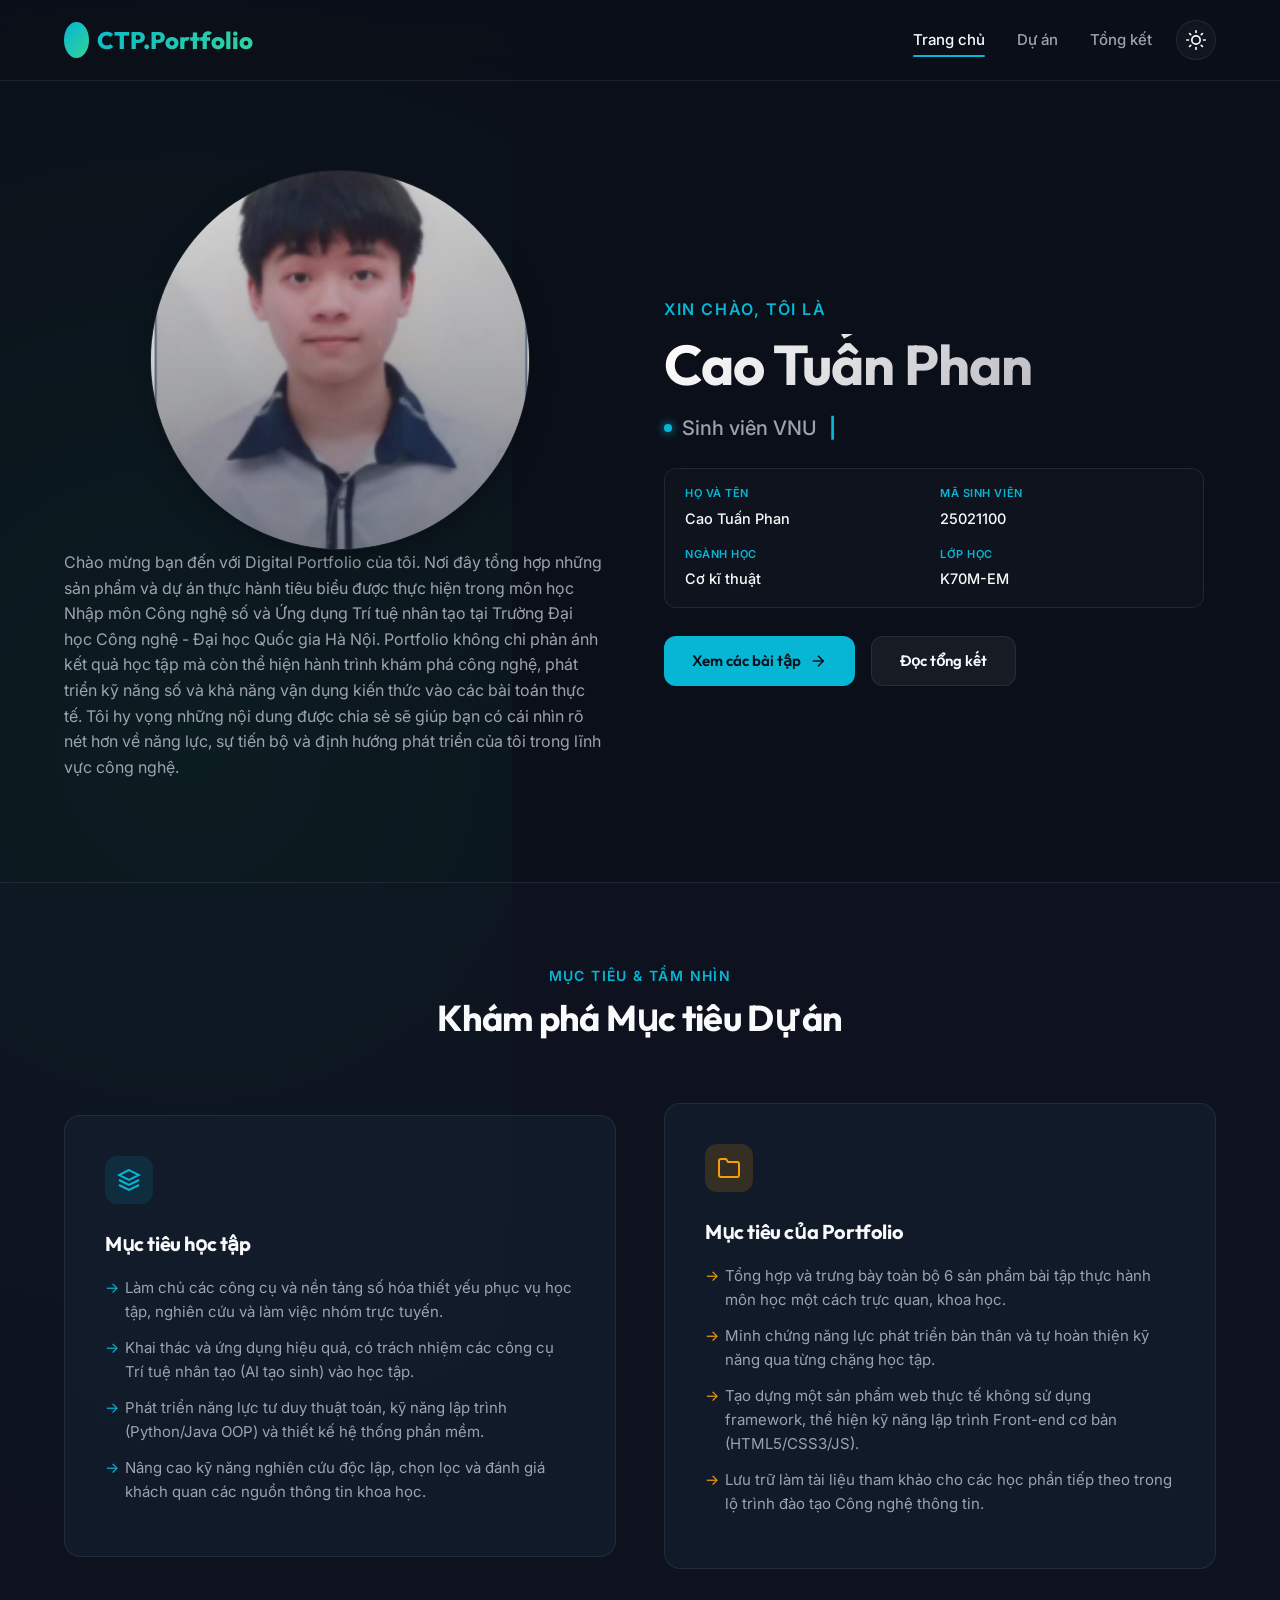
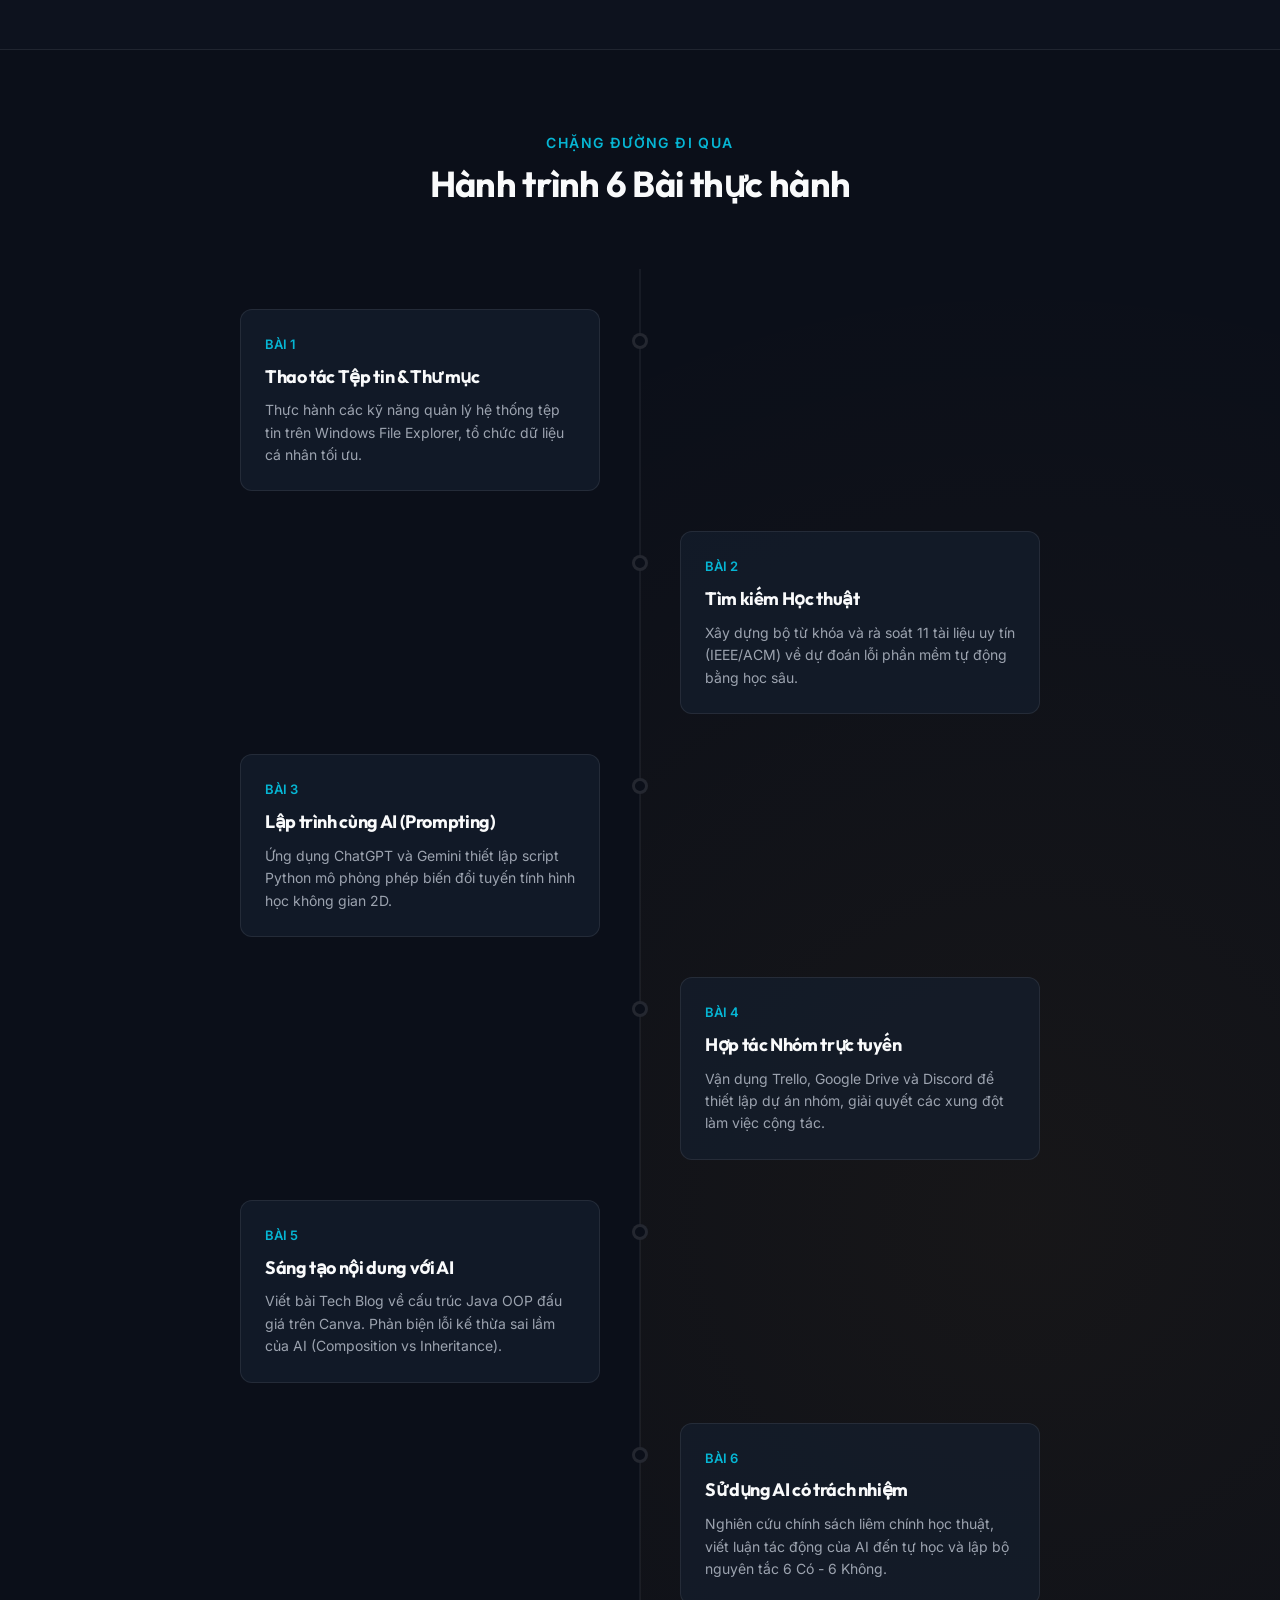
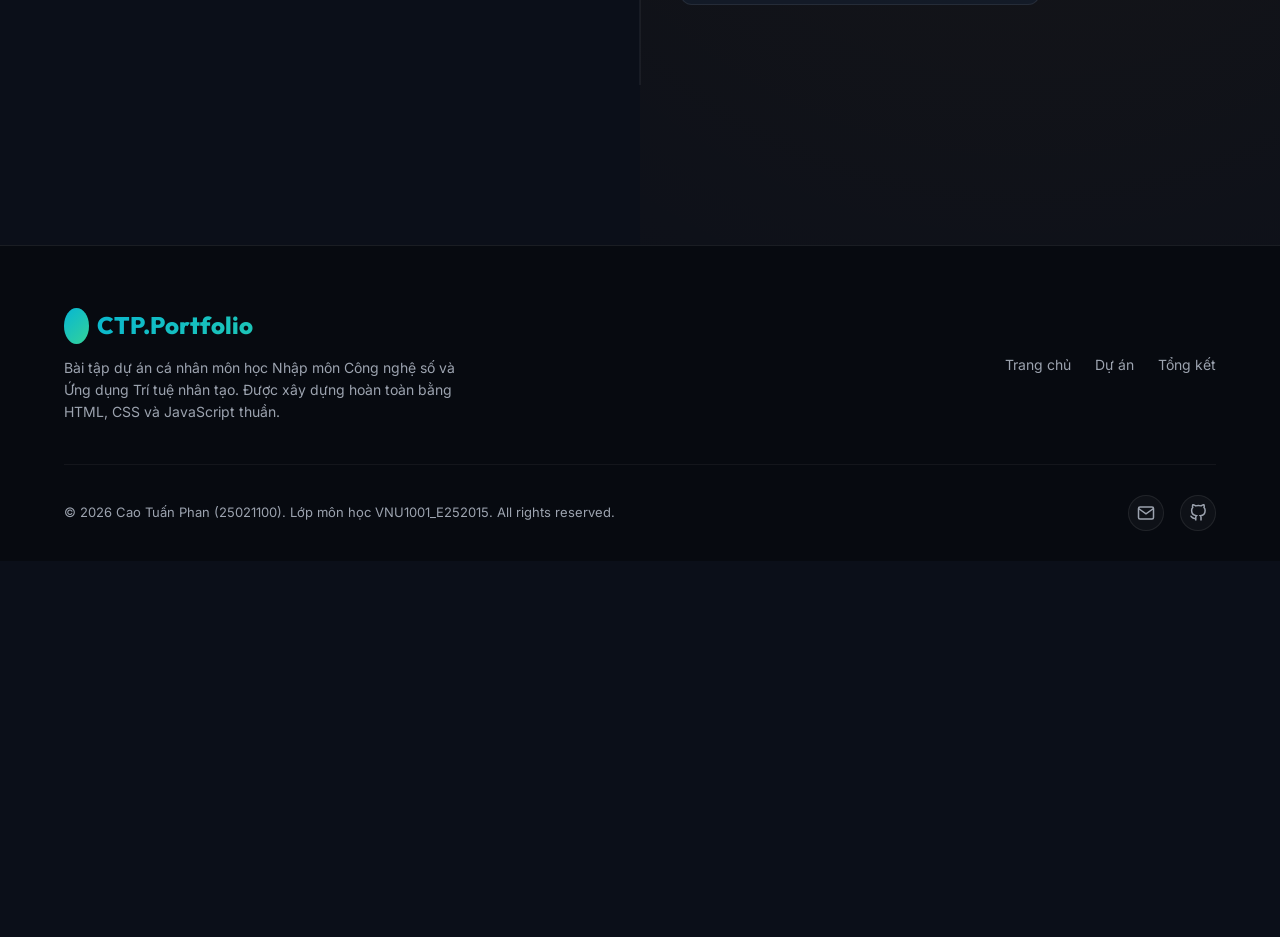
<file: index.html>
<!DOCTYPE html>
<html lang="vi">
<head>
    <meta charset="UTF-8">
    <meta name="viewport" content="width=device-width, initial-scale=1.0">
    <title>Cao Tuấn Phan | Digital Portfolio cá nhân</title>
    <meta name="description" content="Digital Portfolio cá nhân của Cao Tuấn Phan - Sinh viên Khoa Công nghệ thông tin, Trường Đại học Công nghệ, ĐHQGHN cho môn Nhập môn Công nghệ số & Ứng dụng AI.">
    <link rel="stylesheet" href="css/style.css">
    <link rel="stylesheet" href="css/responsive.css">
    <style>
        /* Specific Styles for Index Page - Redesigned */
        .hero {
            padding: 70px 0;
            position: relative;
        }

        .hero-img-container {
            position: relative;
            width: 380px;
            height: 380px;
            margin: 0 auto;
            border-radius: 50%;
            overflow: hidden;
            box-shadow: var(--shadow-premium);
            border: 1px solid var(--border-color);
        }

        .hero-img-container::before {
            content: '';
            position: absolute;
            inset: 0;
            background: linear-gradient(to bottom, transparent, rgba(11, 15, 25, 0.4));
            z-index: 1;
            border-radius: inherit;
        }

        .hero-img {
            width: 100%;
            height: 100%;
            object-fit: cover;
            transition: var(--transition-smooth);
        }

        .hero-img-container:hover .hero-img {
            transform: scale(1.05);
        }

        .hero-content {
            display: flex;
            flex-direction: column;
            justify-content: center;
        }

        .hero-title-greeting {
            font-size: 16px;
            font-weight: 600;
            color: var(--color-primary);
            text-transform: uppercase;
            letter-spacing: 0.1em;
            margin-bottom: 12px;
        }

        .hero-name {
            font-size: 56px;
            line-height: 1.1;
            margin-bottom: 16px;
            background: linear-gradient(135deg, #ffffff 0%, #a1a1aa 100%);
            -webkit-background-clip: text;
            -webkit-text-fill-color: transparent;
        }

        .hero-role {
            font-size: 20px;
            font-weight: 500;
            color: var(--text-muted);
            margin-bottom: 24px;
            display: flex;
            align-items: center;
            gap: 10px;
        }

        .hero-role::before {
            content: '';
            display: inline-block;
            width: 8px;
            height: 8px;
            background: var(--color-primary);
            border-radius: 50%;
            box-shadow: 0 0 10px var(--color-primary);
        }

        .typewriter-cursor {
            color: var(--color-primary);
            animation: blink 0.7s infinite;
            margin-left: 2px;
            font-weight: bold;
        }

        @keyframes blink {
            0%, 100% { opacity: 1; }
            50% { opacity: 0; }
        }

        .hero-desc {
            color: var(--text-muted);
            font-size: 16px;
            margin-bottom: 32px;
            max-width: 540px;
        }

        .personal-info-card {
            background: rgba(255, 255, 255, 0.02);
            border: 1px solid var(--border-color);
            border-radius: 12px;
            padding: 16px 20px;
            margin-bottom: 28px;
            display: grid;
            grid-template-columns: repeat(2, 1fr);
            gap: 16px 12px;
            max-width: 540px;
            backdrop-filter: blur(8px);
            -webkit-backdrop-filter: blur(8px);
        }

        .info-field {
            display: flex;
            flex-direction: column;
        }

        .info-label {
            color: var(--color-primary);
            font-size: 11px;
            text-transform: uppercase;
            letter-spacing: 0.05em;
            margin-bottom: 4px;
            font-weight: 600;
        }
        
        .info-val {
            color: var(--text-main);
            font-weight: 500;
            font-size: 14.5px;
        }

        @media (max-width: 480px) {
            .personal-info-card {
                grid-template-columns: 1fr;
                gap: 12px;
            }
        }

        .hero-actions {
            display: flex;
            gap: 16px;
        }

        /* Objectives Section */
        .objectives {
            padding: 80px 0;
            background: rgba(17, 24, 39, 0.4);
            border-top: 1px solid var(--border-color);
            border-bottom: 1px solid var(--border-color);
        }

        .section-header {
            text-align: center;
            max-width: 600px;
            margin: 0 auto 56px;
        }

        .section-subtitle {
            color: var(--color-primary);
            font-size: 14px;
            font-weight: 600;
            text-transform: uppercase;
            letter-spacing: 0.1em;
            margin-bottom: 8px;
        }

        .section-title {
            font-size: 36px;
        }

        .objective-card {
            background: var(--bg-card);
            border: 1px solid var(--border-color);
            padding: 40px;
            border-radius: 16px;
            backdrop-filter: blur(12px);
            -webkit-backdrop-filter: blur(12px);
            transition: var(--transition-smooth);
        }

        .objective-card:hover {
            transform: translateY(-8px);
            border-color: rgba(16, 185, 129, 0.3);
            box-shadow: var(--shadow-premium);
        }

        .objective-icon {
            width: 48px;
            height: 48px;
            background: var(--color-primary-glow);
            border-radius: 12px;
            display: flex;
            align-items: center;
            justify-content: center;
            margin-bottom: 24px;
            color: var(--color-primary);
        }

        .objective-card-secondary .objective-icon {
            background: var(--color-secondary-glow);
            color: var(--color-secondary);
        }

        .objective-card-secondary:hover {
            border-color: rgba(245, 158, 11, 0.3);
        }

        .objective-title {
            font-size: 20px;
            margin-bottom: 16px;
        }

        .objective-list {
            list-style: none;
            color: var(--text-muted);
            font-size: 15px;
        }

        .objective-list li {
            margin-bottom: 12px;
            padding-left: 20px;
            position: relative;
        }

        .objective-list li::before {
            content: '→';
            position: absolute;
            left: 0;
            color: var(--color-primary);
        }

        .objective-card-secondary .objective-list li::before {
            color: var(--color-secondary);
        }

        /* Learning Timeline */
        .timeline-section {
            padding: 80px 0;
        }

        .timeline {
            position: relative;
            max-width: 800px;
            margin: 0 auto;
            padding: 40px 0;
        }

        .timeline::before {
            content: '';
            position: absolute;
            left: 50%;
            top: 0;
            width: 2px;
            height: 100%;
            background: rgba(255, 255, 255, 0.05);
            transform: translateX(-50%);
        }

        .timeline-item {
            display: flex;
            justify-content: space-between;
            width: 100%;
            margin-bottom: 40px;
            position: relative;
        }

        .timeline-item:nth-child(even) {
            flex-direction: row-reverse;
        }

        .timeline-dot {
            position: absolute;
            left: 50%;
            top: 24px;
            width: 16px;
            height: 16px;
            background: var(--bg-main);
            border: 3px solid rgba(255, 255, 255, 0.1);
            border-radius: 50%;
            transform: translateX(-50%);
            z-index: 5;
            transition: var(--transition-smooth);
        }

        .timeline-item:hover .timeline-dot {
            border-color: var(--color-primary);
            box-shadow: 0 0 10px var(--color-primary);
            background: var(--color-primary);
        }

        .timeline-content {
            width: 45%;
            background: var(--bg-card);
            border: 1px solid var(--border-color);
            padding: 24px;
            border-radius: 12px;
            position: relative;
            transition: var(--transition-smooth);
        }

        .timeline-item:hover .timeline-content { transform: translateY(-6px); box-shadow: var(--shadow-premium); }

        .timeline-date {
            font-size: 13px;
            font-weight: 600;
            color: var(--color-primary);
            margin-bottom: 8px;
            text-transform: uppercase;
        }

        .timeline-title {
            font-size: 18px;
            margin-bottom: 8px;
        }

        .timeline-desc {
            color: var(--text-muted);
            font-size: 14px;
        }

        @media (max-width: 768px) {
            .hero .container.grid-2 { flex-direction: column-reverse; gap:18px; }
            .hero-img-box { order:2; width:100%; display:flex; justify-content:center; }
            .hero-img-container { width:320px; height:320px; }
            .hero-name { font-size:34px; }
            .timeline { grid-template-columns: 1fr; }
        }
    </style>
    <script>
        // Apply theme immediately to prevent flashing
        if (localStorage.getItem('theme') === 'light') {
            document.documentElement.classList.add('light-theme');
        }
    </script>
</head>
<body>

    <!-- Header / Nav -->
    <header class="header" id="header">
        <div class="container nav-container">
            <a href="index.html" class="logo">CTP.Portfolio</a>
            <div class="nav-right">
                <ul class="nav-menu" id="navMenu">
                    <li><a href="index.html" class="nav-link active">Trang chủ</a></li>
                    <li><a href="projects.html" class="nav-link">Dự án</a></li>
                    <li><a href="reflection.html" class="nav-link">Tổng kết</a></li>
                </ul>
                <button class="theme-toggle" id="themeToggle" aria-label="Toggle Theme">
                    <svg class="sun-icon" viewBox="0 0 24 24"><circle cx="12" cy="12" r="5"></circle><line x1="12" y1="1" x2="12" y2="3"></line><line x1="12" y1="21" x2="12" y2="23"></line><line x1="4.22" y1="4.22" x2="5.64" y2="5.64"></line><line x1="18.36" y1="18.36" x2="19.78" y2="19.78"></line><line x1="1" y1="12" x2="3" y2="12"></line><line x1="21" y1="12" x2="23" y2="12"></line><line x1="4.22" y1="19.78" x2="5.64" y2="18.36"></line><line x1="18.36" y1="5.64" x2="19.78" y2="4.22"></line></svg>
                    <svg class="moon-icon" viewBox="0 0 24 24"><path d="M21 12.79A9 9 0 1 1 11.21 3 7 7 0 0 0 21 12.79z"></path></svg>
                </button>
                <button class="nav-toggle" id="navToggle" aria-label="Toggle Menu">
                    <span></span>
                    <span></span>
                    <span></span>
                </button>
            </div>
        </div>
    </header>

    <!-- Main Content -->
    <main>
        
        <!-- Hero Section -->
        <section class="hero reveal active">
            <div class="container grid-2">
                <div class="hero-img-box">
                    <div class="hero-img-container">
                        <img src="assets\Screenshot 2026-06-07 112519.png" alt="Cao Tuấn Phan - Sinh viên IT" class="hero-img">
                    </div>
                    <p class="hero-desc">
                        Chào mừng bạn đến với Digital Portfolio của tôi. Nơi đây tổng hợp những sản phẩm và dự án thực hành tiêu biểu được thực hiện trong môn học Nhập môn Công nghệ số và Ứng dụng Trí tuệ nhân tạo tại Trường Đại học Công nghệ - Đại học Quốc gia Hà Nội.
Portfolio không chỉ phản ánh kết quả học tập mà còn thể hiện hành trình khám phá công nghệ, phát triển kỹ năng số và khả năng vận dụng kiến thức vào các bài toán thực tế. Tôi hy vọng những nội dung được chia sẻ sẽ giúp bạn có cái nhìn rõ nét hơn về năng lực, sự tiến bộ và định hướng phát triển của tôi trong lĩnh vực công nghệ.
                    </p>
                </div>
                <div class="hero-content">
                    <span class="hero-title-greeting">Xin chào, tôi là</span>
                    <h1 class="hero-name">Cao Tuấn Phan</h1>
                    <div class="hero-role"><span id="typewriter">Sinh viên VNU</span><span class="typewriter-cursor">|</span></div>
                    
                    <div class="personal-info-card">
                        <div class="info-field">
                            <span class="info-label">Họ và tên</span>
                            <span class="info-val">Cao Tuấn Phan</span>
                        </div>
                        <div class="info-field">
                            <span class="info-label">Mã sinh viên</span>
                            <span class="info-val">25021100</span>
                        </div>
                        <div class="info-field">
                            <span class="info-label">Ngành học</span>
                            <span class="info-val">Cơ kĩ thuật</span>
                        </div>
                        <div class="info-field">
                            <span class="info-label">Lớp học</span>
                            <span class="info-val">K70M-EM</span>
                        </div>
                    </div>
                    <div class="hero-actions">
                        <a href="projects.html" class="btn btn-primary">
                            Xem các bài tập
                            <svg width="18" height="18" viewBox="0 0 24 24" fill="none" stroke="currentColor" stroke-width="2"><line x1="5" y1="12" x2="19" y2="12"></line><polyline points="12 5 19 12 12 19"></polyline></svg>
                        </a>
                        <a href="reflection.html" class="btn btn-secondary">Đọc tổng kết</a>
                    </div>
                </div>
            </div>
        </section>

        <!-- Objectives Section -->
        <section class="objectives">
            <div class="container">
                <div class="section-header reveal">
                    <span class="section-subtitle">Mục tiêu & Tầm nhìn</span>
                    <h2 class="section-title">Khám phá Mục tiêu Dự án</h2>
                </div>
                <div class="grid-2 reveal">
                    <!-- Learning Objectives Card -->
                    <div class="objective-card">
                        <div class="objective-icon">
                            <svg width="24" height="24" viewBox="0 0 24 24" fill="none" stroke="currentColor" stroke-width="2"><path d="M12 2L2 7l10 5 10-5-10-5zM2 17l10 5 10-5M2 12l10 5 10-5"/></svg>
                        </div>
                        <h3 class="objective-title">Mục tiêu học tập</h3>
                        <ul class="objective-list">
                            <li>Làm chủ các công cụ và nền tảng số hóa thiết yếu phục vụ học tập, nghiên cứu và làm việc nhóm trực tuyến.</li>
                            <li>Khai thác và ứng dụng hiệu quả, có trách nhiệm các công cụ Trí tuệ nhân tạo (AI tạo sinh) vào học tập.</li>
                            <li>Phát triển năng lực tư duy thuật toán, kỹ năng lập trình (Python/Java OOP) và thiết kế hệ thống phần mềm.</li>
                            <li>Nâng cao kỹ năng nghiên cứu độc lập, chọn lọc và đánh giá khách quan các nguồn thông tin khoa học.</li>
                        </ul>
                    </div>
                    
                    <!-- Portfolio Objectives Card -->
                    <div class="objective-card objective-card-secondary">
                        <div class="objective-icon">
                            <svg width="24" height="24" viewBox="0 0 24 24" fill="none" stroke="currentColor" stroke-width="2"><path d="M22 19a2 2 0 0 1-2 2H4a2 2 0 0 1-2-2V5a2 2 0 0 1 2-2h5l2 3h9a2 2 0 0 1 2 2z"></path></svg>
                        </div>
                        <h3 class="objective-title">Mục tiêu của Portfolio</h3>
                        <ul class="objective-list">
                            <li>Tổng hợp và trưng bày toàn bộ 6 sản phẩm bài tập thực hành môn học một cách trực quan, khoa học.</li>
                            <li>Minh chứng năng lực phát triển bản thân và tự hoàn thiện kỹ năng qua từng chặng học tập.</li>
                            <li>Tạo dựng một sản phẩm web thực tế không sử dụng framework, thể hiện kỹ năng lập trình Front-end cơ bản (HTML5/CSS3/JS).</li>
                            <li>Lưu trữ làm tài liệu tham khảo cho các học phần tiếp theo trong lộ trình đào tạo Công nghệ thông tin.</li>
                        </ul>
                    </div>
                </div>
            </div>
        </section>

        <!-- Study Timeline Section -->
        <section class="timeline-section">
            <div class="container">
                <div class="section-header reveal">
                    <span class="section-subtitle">Chặng đường đi qua</span>
                    <h2 class="section-title">Hành trình 6 Bài thực hành</h2>
                </div>
                
                <div class="timeline reveal">
                    
                    <!-- Item 1 -->
                    <div class="timeline-item">
                        <div class="timeline-dot"></div>
                        <div class="timeline-content">
                            <div class="timeline-date">Bài 1</div>
                            <h3 class="timeline-title">Thao tác Tệp tin & Thư mục</h3>
                            <p class="timeline-desc">Thực hành các kỹ năng quản lý hệ thống tệp tin trên Windows File Explorer, tổ chức dữ liệu cá nhân tối ưu.</p>
                        </div>
                    </div>
                    
                    <!-- Item 2 -->
                    <div class="timeline-item">
                        <div class="timeline-dot"></div>
                        <div class="timeline-content">
                            <div class="timeline-date">Bài 2</div>
                            <h3 class="timeline-title">Tìm kiếm Học thuật</h3>
                            <p class="timeline-desc">Xây dựng bộ từ khóa và rà soát 11 tài liệu uy tín (IEEE/ACM) về dự đoán lỗi phần mềm tự động bằng học sâu.</p>
                        </div>
                    </div>
                    
                    <!-- Item 3 -->
                    <div class="timeline-item">
                        <div class="timeline-dot"></div>
                        <div class="timeline-content">
                            <div class="timeline-date">Bài 3</div>
                            <h3 class="timeline-title">Lập trình cùng AI (Prompting)</h3>
                            <p class="timeline-desc">Ứng dụng ChatGPT và Gemini thiết lập script Python mô phỏng phép biến đổi tuyến tính hình học không gian 2D.</p>
                        </div>
                    </div>
                    
                    <!-- Item 4 -->
                    <div class="timeline-item">
                        <div class="timeline-dot"></div>
                        <div class="timeline-content">
                            <div class="timeline-date">Bài 4</div>
                            <h3 class="timeline-title">Hợp tác Nhóm trực tuyến</h3>
                            <p class="timeline-desc">Vận dụng Trello, Google Drive và Discord để thiết lập dự án nhóm, giải quyết các xung đột làm việc cộng tác.</p>
                        </div>
                    </div>
                    
                    <!-- Item 5 -->
                    <div class="timeline-item">
                        <div class="timeline-dot"></div>
                        <div class="timeline-content">
                            <div class="timeline-date">Bài 5</div>
                            <h3 class="timeline-title">Sáng tạo nội dung với AI</h3>
                            <p class="timeline-desc">Viết bài Tech Blog về cấu trúc Java OOP đấu giá trên Canva. Phản biện lỗi kế thừa sai lầm của AI (Composition vs Inheritance).</p>
                        </div>
                    </div>
                    
                    <!-- Item 6 -->
                    <div class="timeline-item">
                        <div class="timeline-dot"></div>
                        <div class="timeline-content">
                            <div class="timeline-date">Bài 6</div>
                            <h3 class="timeline-title">Sử dụng AI có trách nhiệm</h3>
                            <p class="timeline-desc">Nghiên cứu chính sách liêm chính học thuật, viết luận tác động của AI đến tự học và lập bộ nguyên tắc 6 Có - 6 Không.</p>
                        </div>
                    </div>
                    
                </div>
            </div>
        </section>

    </main>

    <!-- Footer -->
    <footer class="footer">
        <div class="container">
            <div class="footer-content">
                <div class="footer-logo-desc">
                    <a href="index.html" class="logo">CTP.Portfolio</a>
                    <p class="footer-desc">
                        Bài tập dự án cá nhân môn học Nhập môn Công nghệ số và Ứng dụng Trí tuệ nhân tạo. Được xây dựng hoàn toàn bằng HTML, CSS và JavaScript thuần.
                    </p>
                </div>
                <div class="footer-links">
                    <a href="index.html" class="footer-link">Trang chủ</a>
                    <a href="projects.html" class="footer-link">Dự án</a>
                    <a href="reflection.html" class="footer-link">Tổng kết</a>
                </div>
            </div>
            <div class="footer-bottom">
                <p>&copy; 2026 Cao Tuấn Phan (25021100). Lớp môn học VNU1001_E252015. All rights reserved.</p>
                <div class="footer-socials">
                    <a href="mailto:25021100@vnu.edu.vn" class="social-icon" title="Email VNU"><svg width="18" height="18" viewBox="0 0 24 24" fill="none" stroke="currentColor" stroke-width="2"><path d="M4 4h16c1.1 0 2 .9 2 2v12c0 1.1-.9 2-2 2H4c-1.1 0-2-.9-2-2V6c0-1.1.9-2 2-2z"></path><polyline points="22,6 12,13 2,6"></polyline></svg></a>
                    <a href="https://github.com/k30cyrus-cpu" target="_blank" class="social-icon" title="Github"><svg width="18" height="18" viewBox="0 0 24 24" fill="none" stroke="currentColor" stroke-width="2"><path d="M9 19c-5 1.5-5-2.5-7-3m14 6v-3.87a3.37 3.37 0 0 0-.94-2.61c3.14-.35 6.44-1.54 6.44-7A5.44 5.44 0 0 0 20 4.77 5.07 5.07 0 0 0 19.91 1S18.73.65 16 2.48a13.38 13.38 0 0 0-7 0C6.27.65 5.09 1 5.09 1A5.07 5.07 0 0 0 5 4.77a5.44 5.44 0 0 0-1.5 3.78c0 5.42 3.3 6.61 6.44 7A3.37 3.37 0 0 0 9 18.13V22"></path></svg></a>
                </div>
            </div>
        </div>
    </footer>

    <script src="js/main.js"></script>
    <script>
        // Trigger reveal animation on load
        window.addEventListener('DOMContentLoaded', () => {
            const reveals = document.querySelectorAll('.reveal');
            reveals.forEach(el => el.classList.add('active'));
            
            // Typewriter Effect
            const words = [
                "Sinh viên VNU",
                "Sinh viên Cơ kĩ thuật"
            ];
            let wordIndex = 0;
            let charIndex = 0;
            let isDeleting = false;
            const typewriterEl = document.getElementById('typewriter');
            
            function type() {
                if (!typewriterEl) return;
                const currentWord = words[wordIndex];
                if (isDeleting) {
                    typewriterEl.textContent = currentWord.substring(0, charIndex - 1);
                    charIndex--;
                } else {
                    typewriterEl.textContent = currentWord.substring(0, charIndex + 1);
                    charIndex++;
                }
                
                let typeSpeed = isDeleting ? 30 : 60;
                
                if (!isDeleting && charIndex === currentWord.length) {
                    typeSpeed = 2000; // Pause at end of word
                    isDeleting = true;
                } else if (isDeleting && charIndex === 0) {
                    isDeleting = false;
                    wordIndex = (wordIndex + 1) % words.length;
                    typeSpeed = 500; // Pause before typing next word
                }
                
                setTimeout(type, typeSpeed);
            }
            
            // Start typewriter on load
            setTimeout(type, 1000);
        });
    </script>
</body>
</html>
</file>
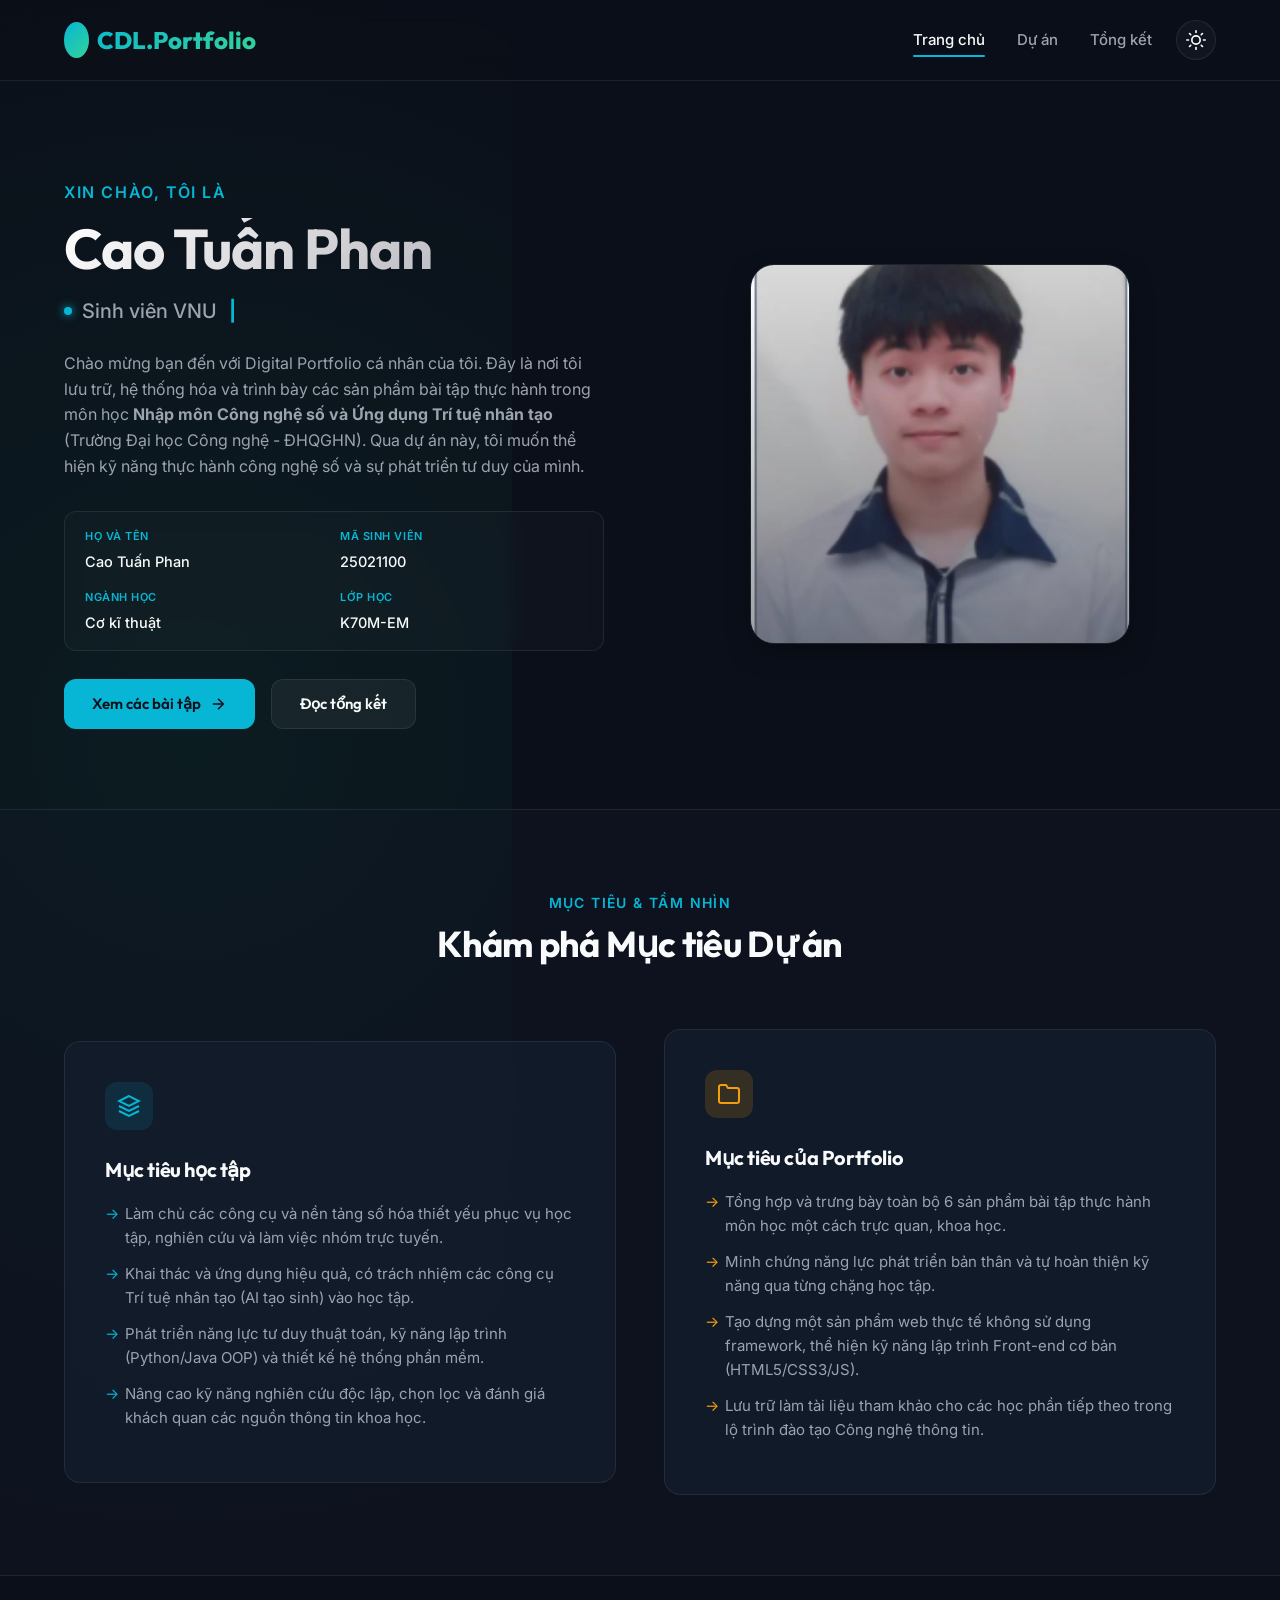
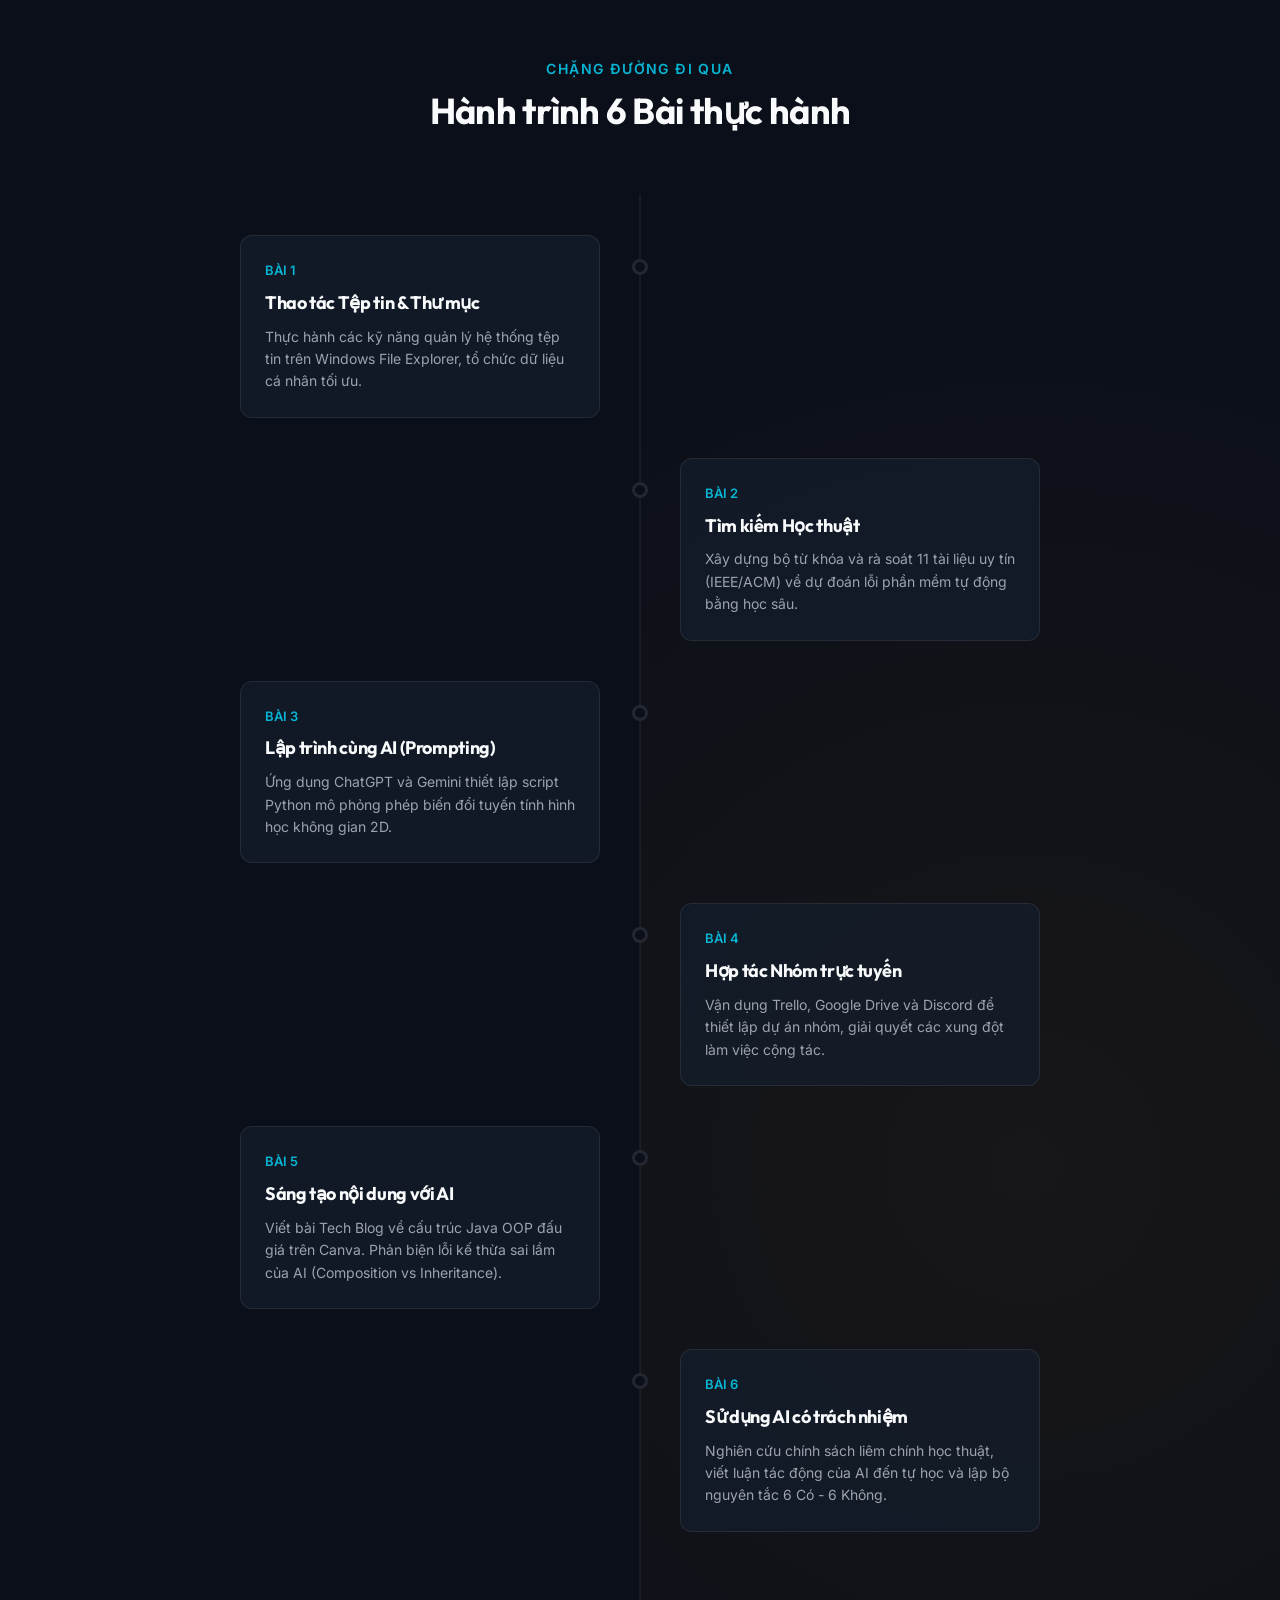
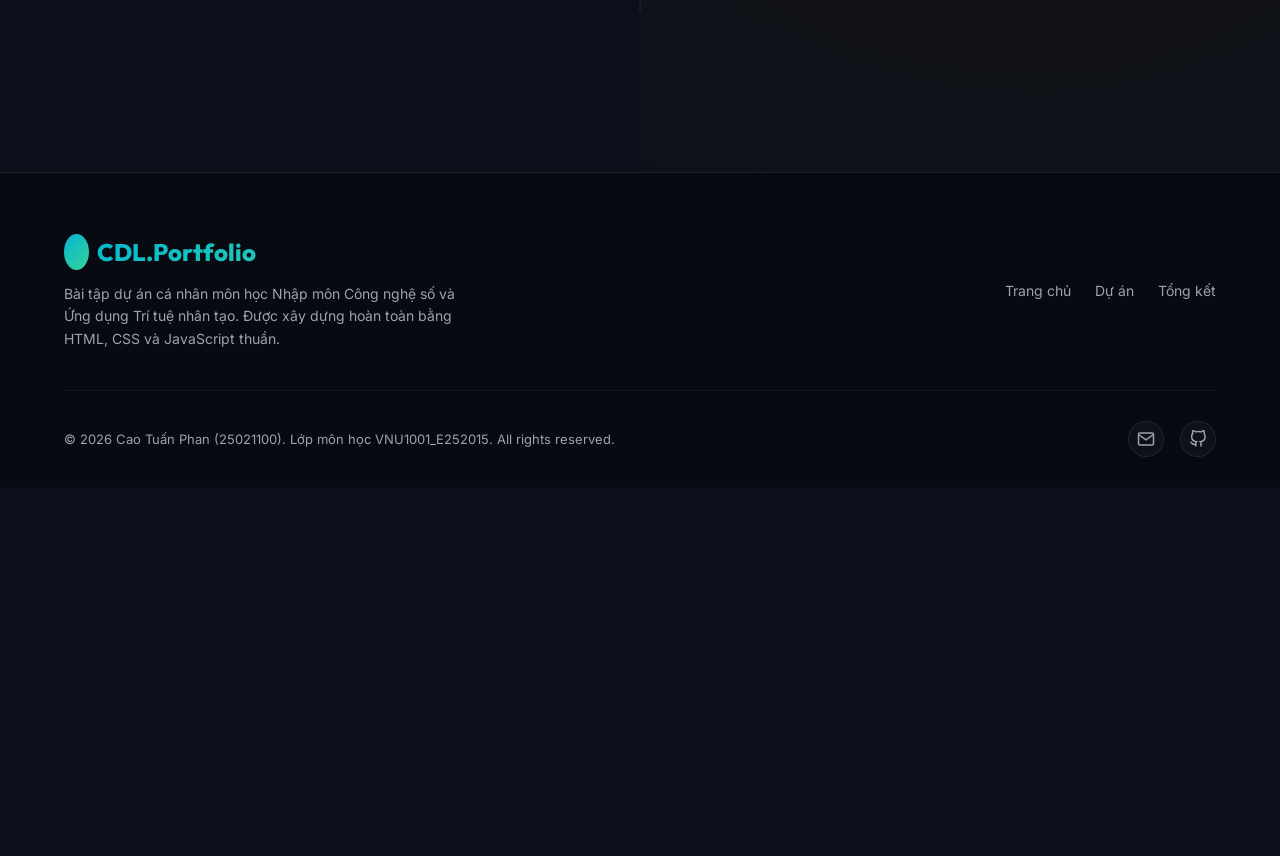
<file: CNS_AI_Portfolio-main/index.html>
<!DOCTYPE html>
<html lang="vi">
<head>
    <meta charset="UTF-8">
    <meta name="viewport" content="width=device-width, initial-scale=1.0">
    <title>Cao Tuấn Phan | Digital Portfolio cá nhân</title>
    <meta name="description" content="Digital Portfolio cá nhân của Cao Tuấn Phan - Sinh viên Khoa Công nghệ thông tin, Trường Đại học Công nghệ, ĐHQGHN cho môn Nhập môn Công nghệ số & Ứng dụng AI.">
    <link rel="stylesheet" href="css/style.css">
    <link rel="stylesheet" href="css/responsive.css">
    <style>
        /* Specific Styles for Index Page */
        .hero {
            padding: 80px 0;
            position: relative;
        }

        .hero-img-container {
            position: relative;
            width: 380px;
            height: 380px;
            margin: 0 auto;
            border-radius: 24px;
            overflow: hidden;
            box-shadow: var(--shadow-premium);
            border: 1px solid var(--border-color);
        }

        .hero-img-container::before {
            content: '';
            position: absolute;
            inset: 0;
            background: linear-gradient(to bottom, transparent, rgba(11, 15, 25, 0.4));
            z-index: 1;
        }

        .hero-img {
            width: 100%;
            height: 100%;
            object-fit: cover;
            transition: var(--transition-smooth);
        }

        .hero-img-container:hover .hero-img {
            transform: scale(1.05);
        }

        .hero-content {
            display: flex;
            flex-direction: column;
            justify-content: center;
        }

        .hero-title-greeting {
            font-size: 16px;
            font-weight: 600;
            color: var(--color-primary);
            text-transform: uppercase;
            letter-spacing: 0.1em;
            margin-bottom: 12px;
        }

        .hero-name {
            font-size: 56px;
            line-height: 1.1;
            margin-bottom: 16px;
            background: linear-gradient(135deg, #ffffff 0%, #a1a1aa 100%);
            -webkit-background-clip: text;
            -webkit-text-fill-color: transparent;
        }

        .hero-role {
            font-size: 20px;
            font-weight: 500;
            color: var(--text-muted);
            margin-bottom: 24px;
            display: flex;
            align-items: center;
            gap: 10px;
        }

        .hero-role::before {
            content: '';
            display: inline-block;
            width: 8px;
            height: 8px;
            background: var(--color-primary);
            border-radius: 50%;
            box-shadow: 0 0 10px var(--color-primary);
        }

        .typewriter-cursor {
            color: var(--color-primary);
            animation: blink 0.7s infinite;
            margin-left: 2px;
            font-weight: bold;
        }

        @keyframes blink {
            0%, 100% { opacity: 1; }
            50% { opacity: 0; }
        }

        .hero-desc {
            color: var(--text-muted);
            font-size: 16px;
            margin-bottom: 32px;
            max-width: 540px;
        }

        .personal-info-card {
            background: rgba(255, 255, 255, 0.02);
            border: 1px solid var(--border-color);
            border-radius: 12px;
            padding: 16px 20px;
            margin-bottom: 28px;
            display: grid;
            grid-template-columns: repeat(2, 1fr);
            gap: 16px 12px;
            max-width: 540px;
            backdrop-filter: blur(8px);
            -webkit-backdrop-filter: blur(8px);
        }

        .info-field {
            display: flex;
            flex-direction: column;
        }

        .info-label {
            color: var(--color-primary);
            font-size: 11px;
            text-transform: uppercase;
            letter-spacing: 0.05em;
            margin-bottom: 4px;
            font-weight: 600;
        }
        
        .info-val {
            color: var(--text-main);
            font-weight: 500;
            font-size: 14.5px;
        }

        @media (max-width: 480px) {
            .personal-info-card {
                grid-template-columns: 1fr;
                gap: 12px;
            }
        }

        .hero-actions {
            display: flex;
            gap: 16px;
        }

        /* Objectives Section */
        .objectives {
            padding: 80px 0;
            background: rgba(17, 24, 39, 0.4);
            border-top: 1px solid var(--border-color);
            border-bottom: 1px solid var(--border-color);
        }

        .section-header {
            text-align: center;
            max-width: 600px;
            margin: 0 auto 56px;
        }

        .section-subtitle {
            color: var(--color-primary);
            font-size: 14px;
            font-weight: 600;
            text-transform: uppercase;
            letter-spacing: 0.1em;
            margin-bottom: 8px;
        }

        .section-title {
            font-size: 36px;
        }

        .objective-card {
            background: var(--bg-card);
            border: 1px solid var(--border-color);
            padding: 40px;
            border-radius: 16px;
            backdrop-filter: blur(12px);
            -webkit-backdrop-filter: blur(12px);
            transition: var(--transition-smooth);
        }

        .objective-card:hover {
            transform: translateY(-8px);
            border-color: rgba(16, 185, 129, 0.3);
            box-shadow: var(--shadow-premium);
        }

        .objective-icon {
            width: 48px;
            height: 48px;
            background: var(--color-primary-glow);
            border-radius: 12px;
            display: flex;
            align-items: center;
            justify-content: center;
            margin-bottom: 24px;
            color: var(--color-primary);
        }

        .objective-card-secondary .objective-icon {
            background: var(--color-secondary-glow);
            color: var(--color-secondary);
        }

        .objective-card-secondary:hover {
            border-color: rgba(245, 158, 11, 0.3);
        }

        .objective-title {
            font-size: 20px;
            margin-bottom: 16px;
        }

        .objective-list {
            list-style: none;
            color: var(--text-muted);
            font-size: 15px;
        }

        .objective-list li {
            margin-bottom: 12px;
            padding-left: 20px;
            position: relative;
        }

        .objective-list li::before {
            content: '→';
            position: absolute;
            left: 0;
            color: var(--color-primary);
        }

        .objective-card-secondary .objective-list li::before {
            color: var(--color-secondary);
        }

        /* Learning Timeline */
        .timeline-section {
            padding: 80px 0;
        }

        .timeline {
            position: relative;
            max-width: 800px;
            margin: 0 auto;
            padding: 40px 0;
        }

        .timeline::before {
            content: '';
            position: absolute;
            left: 50%;
            top: 0;
            width: 2px;
            height: 100%;
            background: rgba(255, 255, 255, 0.05);
            transform: translateX(-50%);
        }

        .timeline-item {
            display: flex;
            justify-content: space-between;
            width: 100%;
            margin-bottom: 40px;
            position: relative;
        }

        .timeline-item:nth-child(even) {
            flex-direction: row-reverse;
        }

        .timeline-dot {
            position: absolute;
            left: 50%;
            top: 24px;
            width: 16px;
            height: 16px;
            background: var(--bg-main);
            border: 3px solid rgba(255, 255, 255, 0.1);
            border-radius: 50%;
            transform: translateX(-50%);
            z-index: 5;
            transition: var(--transition-smooth);
        }

        .timeline-item:hover .timeline-dot {
            border-color: var(--color-primary);
            box-shadow: 0 0 10px var(--color-primary);
            background: var(--color-primary);
        }

        .timeline-content {
            width: 45%;
            background: var(--bg-card);
            border: 1px solid var(--border-color);
            padding: 24px;
            border-radius: 12px;
            position: relative;
            transition: var(--transition-smooth);
        }

        .timeline-item:hover .timeline-content {
            border-color: rgba(255, 255, 255, 0.15);
            transform: translateY(-4px);
        }

        .timeline-date {
            font-size: 13px;
            font-weight: 600;
            color: var(--color-primary);
            margin-bottom: 8px;
            text-transform: uppercase;
        }

        .timeline-title {
            font-size: 18px;
            margin-bottom: 8px;
        }

        .timeline-desc {
            color: var(--text-muted);
            font-size: 14px;
        }

        @media (max-width: 768px) {
            .hero-img-container {
                width: 280px;
                height: 280px;
            }
            .hero-name {
                font-size: 40px;
            }
            .timeline::before {
                left: 16px;
            }
            .timeline-item {
                flex-direction: row !important;
                margin-bottom: 30px;
            }
            .timeline-dot {
                left: 16px;
            }
            .timeline-content {
                width: calc(100% - 48px);
                margin-left: 48px;
            }
        }
    </style>
    <script>
        // Apply theme immediately to prevent flashing
        if (localStorage.getItem('theme') === 'light') {
            document.documentElement.classList.add('light-theme');
        }
    </script>
</head>
<body>

    <!-- Header / Nav -->
    <header class="header" id="header">
        <div class="container nav-container">
            <a href="index.html" class="logo">CDL.Portfolio</a>
            <div class="nav-right">
                <ul class="nav-menu" id="navMenu">
                    <li><a href="index.html" class="nav-link active">Trang chủ</a></li>
                    <li><a href="projects.html" class="nav-link">Dự án</a></li>
                    <li><a href="reflection.html" class="nav-link">Tổng kết</a></li>
                </ul>
                <button class="theme-toggle" id="themeToggle" aria-label="Toggle Theme">
                    <svg class="sun-icon" viewBox="0 0 24 24"><circle cx="12" cy="12" r="5"></circle><line x1="12" y1="1" x2="12" y2="3"></line><line x1="12" y1="21" x2="12" y2="23"></line><line x1="4.22" y1="4.22" x2="5.64" y2="5.64"></line><line x1="18.36" y1="18.36" x2="19.78" y2="19.78"></line><line x1="1" y1="12" x2="3" y2="12"></line><line x1="21" y1="12" x2="23" y2="12"></line><line x1="4.22" y1="19.78" x2="5.64" y2="18.36"></line><line x1="18.36" y1="5.64" x2="19.78" y2="4.22"></line></svg>
                    <svg class="moon-icon" viewBox="0 0 24 24"><path d="M21 12.79A9 9 0 1 1 11.21 3 7 7 0 0 0 21 12.79z"></path></svg>
                </button>
                <button class="nav-toggle" id="navToggle" aria-label="Toggle Menu">
                    <span></span>
                    <span></span>
                    <span></span>
                </button>
            </div>
        </div>
    </header>

    <!-- Main Content -->
    <main>
        
        <!-- Hero Section -->
        <section class="hero reveal active">
            <div class="container grid-2">
                <div class="hero-content">
                    <span class="hero-title-greeting">Xin chào, tôi là</span>
                    <h1 class="hero-name">Cao Tuấn Phan</h1>
                    <div class="hero-role"><span id="typewriter">Sinh viên VNU</span><span class="typewriter-cursor">|</span></div>
                    <p class="hero-desc">
                        Chào mừng bạn đến với Digital Portfolio cá nhân của tôi. Đây là nơi tôi lưu trữ, hệ thống hóa và trình bày các sản phẩm bài tập thực hành trong môn học <strong>Nhập môn Công nghệ số và Ứng dụng Trí tuệ nhân tạo</strong> (Trường Đại học Công nghệ - ĐHQGHN). Qua dự án này, tôi muốn thể hiện kỹ năng thực hành công nghệ số và sự phát triển tư duy của mình.
                    </p>
                    <div class="personal-info-card">
                        <div class="info-field">
                            <span class="info-label">Họ và tên</span>
                            <span class="info-val">Cao Tuấn Phan</span>
                        </div>
                        <div class="info-field">
                            <span class="info-label">Mã sinh viên</span>
                            <span class="info-val">25021100</span>
                        </div>
                        <div class="info-field">
                            <span class="info-label">Ngành học</span>
                            <span class="info-val">Cơ kĩ thuật</span>
                        </div>
                        <div class="info-field">
                            <span class="info-label">Lớp học</span>
                            <span class="info-val">K70M-EM</span>
                        </div>
                    </div>
                    <div class="hero-actions">
                        <a href="projects.html" class="btn btn-primary">
                            Xem các bài tập
                            <svg width="18" height="18" viewBox="0 0 24 24" fill="none" stroke="currentColor" stroke-width="2"><line x1="5" y1="12" x2="19" y2="12"></line><polyline points="12 5 19 12 12 19"></polyline></svg>
                        </a>
                        <a href="reflection.html" class="btn btn-secondary">Đọc tổng kết</a>
                    </div>
                </div>
                <div class="hero-img-box">
                    <div class="hero-img-container">
                        <img src="assets\Screenshot 2026-06-07 112519.png" alt="Cao Tuấn Phan - Sinh viên IT" class="hero-img">
                    </div>
                </div>
            </div>
        </section>

        <!-- Objectives Section -->
        <section class="objectives">
            <div class="container">
                <div class="section-header reveal">
                    <span class="section-subtitle">Mục tiêu & Tầm nhìn</span>
                    <h2 class="section-title">Khám phá Mục tiêu Dự án</h2>
                </div>
                <div class="grid-2 reveal">
                    <!-- Learning Objectives Card -->
                    <div class="objective-card">
                        <div class="objective-icon">
                            <svg width="24" height="24" viewBox="0 0 24 24" fill="none" stroke="currentColor" stroke-width="2"><path d="M12 2L2 7l10 5 10-5-10-5zM2 17l10 5 10-5M2 12l10 5 10-5"/></svg>
                        </div>
                        <h3 class="objective-title">Mục tiêu học tập</h3>
                        <ul class="objective-list">
                            <li>Làm chủ các công cụ và nền tảng số hóa thiết yếu phục vụ học tập, nghiên cứu và làm việc nhóm trực tuyến.</li>
                            <li>Khai thác và ứng dụng hiệu quả, có trách nhiệm các công cụ Trí tuệ nhân tạo (AI tạo sinh) vào học tập.</li>
                            <li>Phát triển năng lực tư duy thuật toán, kỹ năng lập trình (Python/Java OOP) và thiết kế hệ thống phần mềm.</li>
                            <li>Nâng cao kỹ năng nghiên cứu độc lập, chọn lọc và đánh giá khách quan các nguồn thông tin khoa học.</li>
                        </ul>
                    </div>
                    
                    <!-- Portfolio Objectives Card -->
                    <div class="objective-card objective-card-secondary">
                        <div class="objective-icon">
                            <svg width="24" height="24" viewBox="0 0 24 24" fill="none" stroke="currentColor" stroke-width="2"><path d="M22 19a2 2 0 0 1-2 2H4a2 2 0 0 1-2-2V5a2 2 0 0 1 2-2h5l2 3h9a2 2 0 0 1 2 2z"></path></svg>
                        </div>
                        <h3 class="objective-title">Mục tiêu của Portfolio</h3>
                        <ul class="objective-list">
                            <li>Tổng hợp và trưng bày toàn bộ 6 sản phẩm bài tập thực hành môn học một cách trực quan, khoa học.</li>
                            <li>Minh chứng năng lực phát triển bản thân và tự hoàn thiện kỹ năng qua từng chặng học tập.</li>
                            <li>Tạo dựng một sản phẩm web thực tế không sử dụng framework, thể hiện kỹ năng lập trình Front-end cơ bản (HTML5/CSS3/JS).</li>
                            <li>Lưu trữ làm tài liệu tham khảo cho các học phần tiếp theo trong lộ trình đào tạo Công nghệ thông tin.</li>
                        </ul>
                    </div>
                </div>
            </div>
        </section>

        <!-- Study Timeline Section -->
        <section class="timeline-section">
            <div class="container">
                <div class="section-header reveal">
                    <span class="section-subtitle">Chặng đường đi qua</span>
                    <h2 class="section-title">Hành trình 6 Bài thực hành</h2>
                </div>
                
                <div class="timeline reveal">
                    
                    <!-- Item 1 -->
                    <div class="timeline-item">
                        <div class="timeline-dot"></div>
                        <div class="timeline-content">
                            <div class="timeline-date">Bài 1</div>
                            <h3 class="timeline-title">Thao tác Tệp tin & Thư mục</h3>
                            <p class="timeline-desc">Thực hành các kỹ năng quản lý hệ thống tệp tin trên Windows File Explorer, tổ chức dữ liệu cá nhân tối ưu.</p>
                        </div>
                    </div>
                    
                    <!-- Item 2 -->
                    <div class="timeline-item">
                        <div class="timeline-dot"></div>
                        <div class="timeline-content">
                            <div class="timeline-date">Bài 2</div>
                            <h3 class="timeline-title">Tìm kiếm Học thuật</h3>
                            <p class="timeline-desc">Xây dựng bộ từ khóa và rà soát 11 tài liệu uy tín (IEEE/ACM) về dự đoán lỗi phần mềm tự động bằng học sâu.</p>
                        </div>
                    </div>
                    
                    <!-- Item 3 -->
                    <div class="timeline-item">
                        <div class="timeline-dot"></div>
                        <div class="timeline-content">
                            <div class="timeline-date">Bài 3</div>
                            <h3 class="timeline-title">Lập trình cùng AI (Prompting)</h3>
                            <p class="timeline-desc">Ứng dụng ChatGPT và Gemini thiết lập script Python mô phỏng phép biến đổi tuyến tính hình học không gian 2D.</p>
                        </div>
                    </div>
                    
                    <!-- Item 4 -->
                    <div class="timeline-item">
                        <div class="timeline-dot"></div>
                        <div class="timeline-content">
                            <div class="timeline-date">Bài 4</div>
                            <h3 class="timeline-title">Hợp tác Nhóm trực tuyến</h3>
                            <p class="timeline-desc">Vận dụng Trello, Google Drive và Discord để thiết lập dự án nhóm, giải quyết các xung đột làm việc cộng tác.</p>
                        </div>
                    </div>
                    
                    <!-- Item 5 -->
                    <div class="timeline-item">
                        <div class="timeline-dot"></div>
                        <div class="timeline-content">
                            <div class="timeline-date">Bài 5</div>
                            <h3 class="timeline-title">Sáng tạo nội dung với AI</h3>
                            <p class="timeline-desc">Viết bài Tech Blog về cấu trúc Java OOP đấu giá trên Canva. Phản biện lỗi kế thừa sai lầm của AI (Composition vs Inheritance).</p>
                        </div>
                    </div>
                    
                    <!-- Item 6 -->
                    <div class="timeline-item">
                        <div class="timeline-dot"></div>
                        <div class="timeline-content">
                            <div class="timeline-date">Bài 6</div>
                            <h3 class="timeline-title">Sử dụng AI có trách nhiệm</h3>
                            <p class="timeline-desc">Nghiên cứu chính sách liêm chính học thuật, viết luận tác động của AI đến tự học và lập bộ nguyên tắc 6 Có - 6 Không.</p>
                        </div>
                    </div>
                    
                </div>
            </div>
        </section>

    </main>

    <!-- Footer -->
    <footer class="footer">
        <div class="container">
            <div class="footer-content">
                <div class="footer-logo-desc">
                    <a href="index.html" class="logo">CDL.Portfolio</a>
                    <p class="footer-desc">
                        Bài tập dự án cá nhân môn học Nhập môn Công nghệ số và Ứng dụng Trí tuệ nhân tạo. Được xây dựng hoàn toàn bằng HTML, CSS và JavaScript thuần.
                    </p>
                </div>
                <div class="footer-links">
                    <a href="index.html" class="footer-link">Trang chủ</a>
                    <a href="projects.html" class="footer-link">Dự án</a>
                    <a href="reflection.html" class="footer-link">Tổng kết</a>
                </div>
            </div>
            <div class="footer-bottom">
                <p>&copy; 2026 Cao Tuấn Phan (25021100). Lớp môn học VNU1001_E252015. All rights reserved.</p>
                <div class="footer-socials">
                    <a href="mailto:25021100@vnu.edu.vn" class="social-icon" title="Email VNU"><svg width="18" height="18" viewBox="0 0 24 24" fill="none" stroke="currentColor" stroke-width="2"><path d="M4 4h16c1.1 0 2 .9 2 2v12c0 1.1-.9 2-2 2H4c-1.1 0-2-.9-2-2V6c0-1.1.9-2 2-2z"></path><polyline points="22,6 12,13 2,6"></polyline></svg></a>
                    <a href="https://github.com/k30cyrus-cpu" target="_blank" class="social-icon" title="Github"><svg width="18" height="18" viewBox="0 0 24 24" fill="none" stroke="currentColor" stroke-width="2"><path d="M9 19c-5 1.5-5-2.5-7-3m14 6v-3.87a3.37 3.37 0 0 0-.94-2.61c3.14-.35 6.44-1.54 6.44-7A5.44 5.44 0 0 0 20 4.77 5.07 5.07 0 0 0 19.91 1S18.73.65 16 2.48a13.38 13.38 0 0 0-7 0C6.27.65 5.09 1 5.09 1A5.07 5.07 0 0 0 5 4.77a5.44 5.44 0 0 0-1.5 3.78c0 5.42 3.3 6.61 6.44 7A3.37 3.37 0 0 0 9 18.13V22"></path></svg></a>
                </div>
            </div>
        </div>
    </footer>

    <script src="js/main.js"></script>
    <script>
        // Trigger reveal animation on load
        window.addEventListener('DOMContentLoaded', () => {
            const reveals = document.querySelectorAll('.reveal');
            reveals.forEach(el => el.classList.add('active'));
            
            // Typewriter Effect
            const words = [
                "Sinh viên VNU",
                "Sinh viên Cơ kĩ thuật"
            ];
            let wordIndex = 0;
            let charIndex = 0;
            let isDeleting = false;
            const typewriterEl = document.getElementById('typewriter');
            
            function type() {
                if (!typewriterEl) return;
                const currentWord = words[wordIndex];
                if (isDeleting) {
                    typewriterEl.textContent = currentWord.substring(0, charIndex - 1);
                    charIndex--;
                } else {
                    typewriterEl.textContent = currentWord.substring(0, charIndex + 1);
                    charIndex++;
                }
                
                let typeSpeed = isDeleting ? 30 : 60;
                
                if (!isDeleting && charIndex === currentWord.length) {
                    typeSpeed = 2000; // Pause at end of word
                    isDeleting = true;
                } else if (isDeleting && charIndex === 0) {
                    isDeleting = false;
                    wordIndex = (wordIndex + 1) % words.length;
                    typeSpeed = 500; // Pause before typing next word
                }
                
                setTimeout(type, typeSpeed);
            }
            
            // Start typewriter on load
            setTimeout(type, 1000);
        });
    </script>
</body>
</html>
</file>
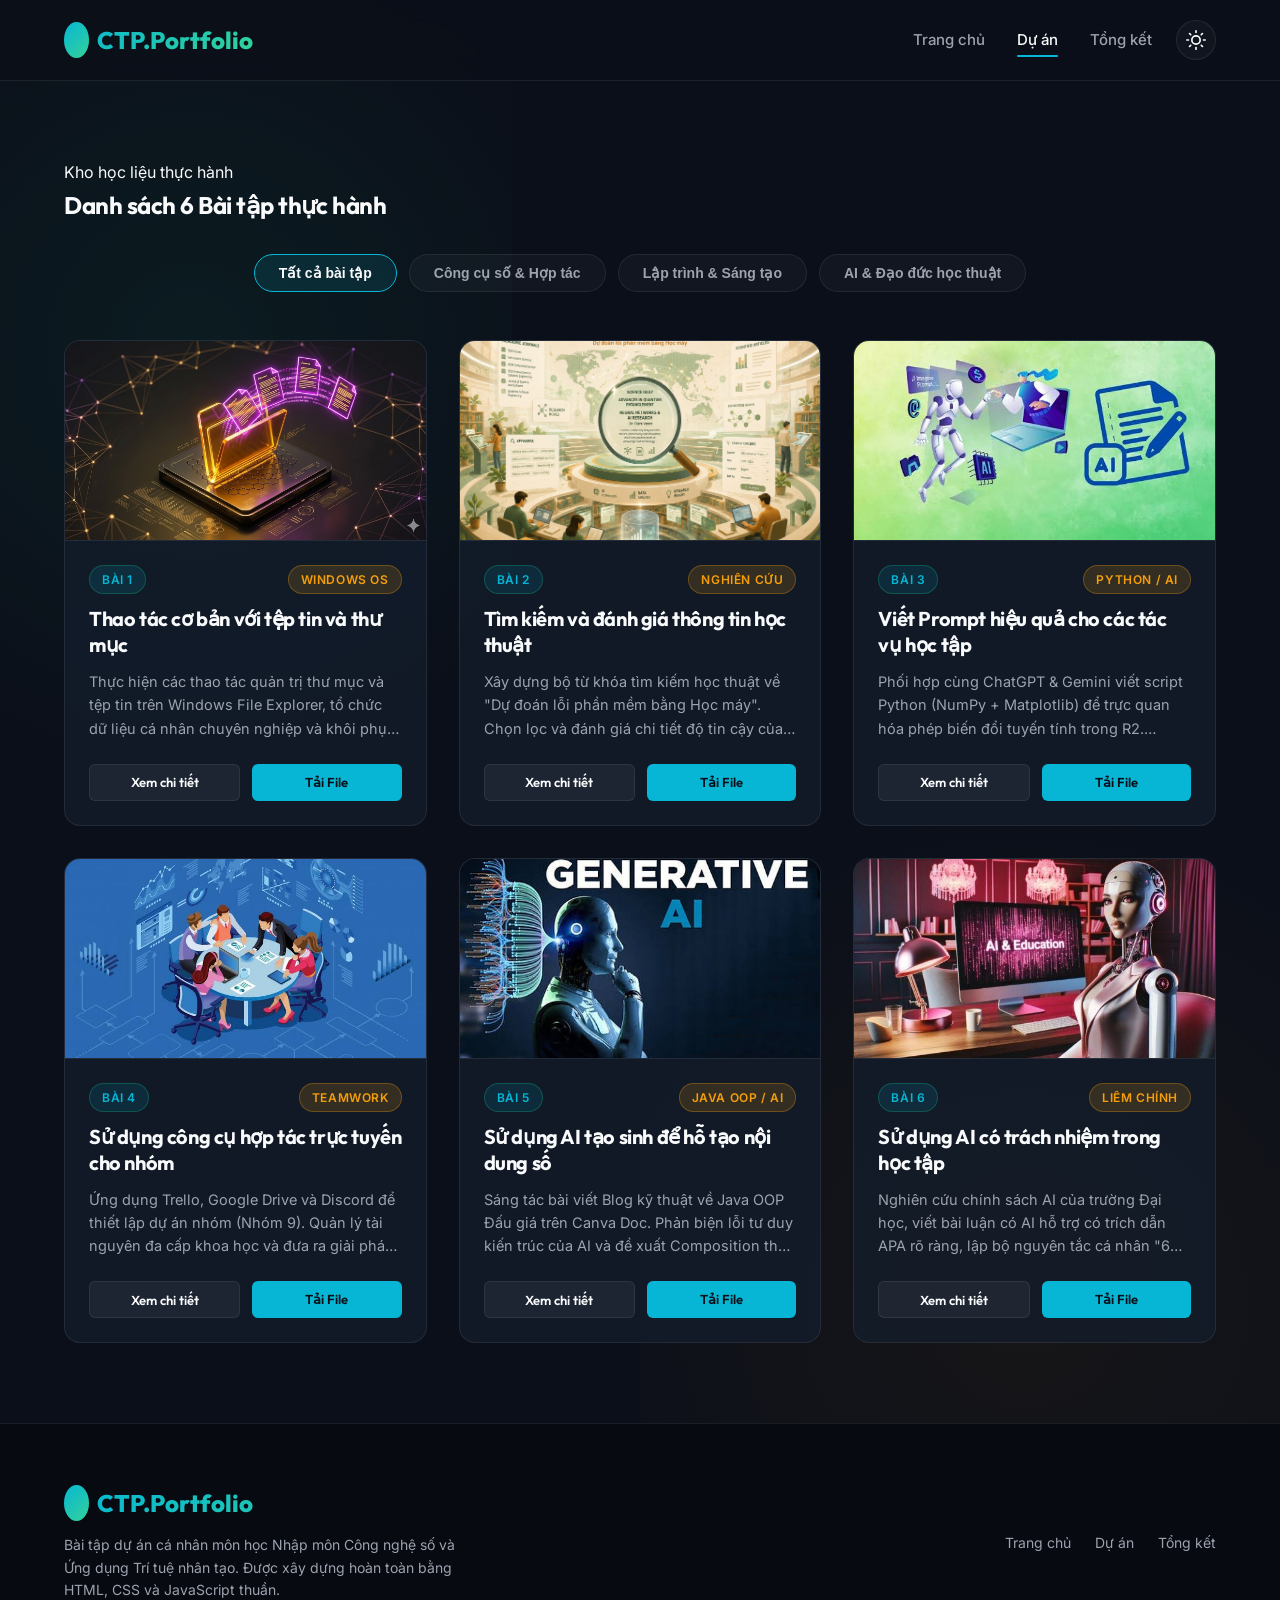
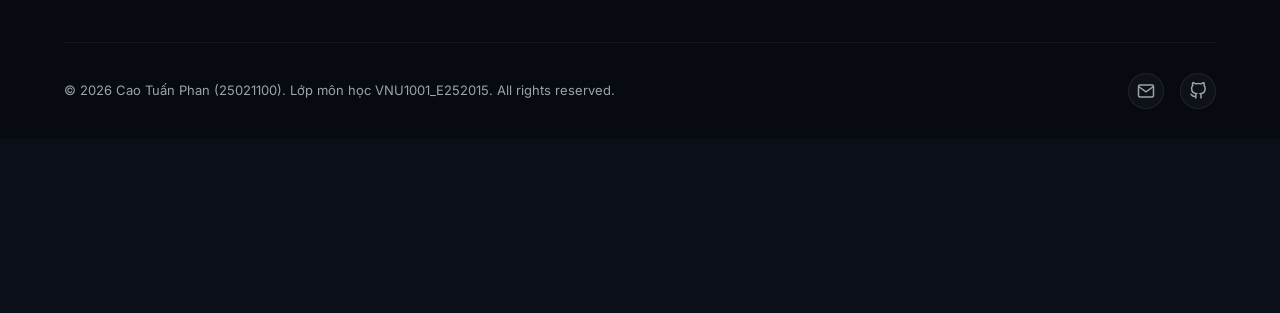
<file: projects.html>
<!DOCTYPE html>
<html lang="vi">
<head>
    <meta charset="UTF-8">
    <meta name="viewport" content="width=device-width, initial-scale=1.0">
    <title>Dự án & Bài tập thực hành | Cao Tuấn Phan</title>
    <meta name="description" content="Danh sách 6 bài tập thực hành môn Nhập môn Công nghệ số & Ứng dụng AI của sinh viên Cao Tuấn Phan. Xem tóm tắt quá trình, kết quả và tải file minh chứng.">
    <link rel="stylesheet" href="css/style.css">
    <link rel="stylesheet" href="css/responsive.css">
    <style>
        /* Specific Styles for Projects Page */
        .projects-header {
            padding: 60px 0 30px;
        }

        .filter-container {
            display: flex;
            justify-content: center;
            flex-wrap: wrap;
            gap: 12px;
            margin-bottom: 48px;
        }

        .filter-btn {
            background: rgba(255, 255, 255, 0.03);
            border: 1px solid var(--border-color);
            color: var(--text-muted);
            padding: 10px 24px;
            border-radius: 30px;
            font-size: 14px;
            font-weight: 600;
            cursor: pointer;
            transition: var(--transition-smooth);
        }

        .filter-btn:hover, .filter-btn.active {
            color: var(--text-main);
            background: var(--color-primary-glow);
            border-color: var(--color-primary);
        }

        .project-grid {
            margin-bottom: 60px;
        }

        .project-card {
            background: var(--bg-card);
            border: 1px solid var(--border-color);
            border-radius: 16px;
            overflow: hidden;
            display: flex;
            flex-direction: column;
            height: 100%;
            transition: var(--transition-smooth);
        }

        .project-card:hover {
            transform: translateY(-8px);
            border-color: rgba(255, 255, 255, 0.15);
            box-shadow: var(--shadow-premium);
        }

        .project-img-box {
            position: relative;
            width: 100%;
            height: 200px;
            overflow: hidden;
            border-bottom: 1px solid var(--border-color);
        }

        .project-img {
            width: 100%;
            height: 100%;
            object-fit: cover;
            transition: var(--transition-smooth);
        }

        .project-card:hover .project-img {
            transform: scale(1.05);
        }

        .project-body {
            padding: 24px;
            display: flex;
            flex-direction: column;
            flex-grow: 1;
        }

        .project-meta {
            display: flex;
            align-items: center;
            justify-content: space-between;
            margin-bottom: 12px;
        }

        .project-title {
            font-size: 20px;
            margin-bottom: 12px;
            line-height: 1.3;
        }

        .project-desc {
            color: var(--text-muted);
            font-size: 14.5px;
            margin-bottom: 24px;
            flex-grow: 1;
            display: -webkit-box;
            -webkit-line-clamp: 3;
            -webkit-box-orient: vertical;
            overflow: hidden;
        }

        .project-actions {
            display: flex;
            gap: 12px;
            margin-top: auto;
        }

        .project-actions .btn {
            flex: 1;
        }
    </style>
    <script>
        // Apply theme immediately to prevent flashing
        if (localStorage.getItem('theme') === 'light') {
            document.documentElement.classList.add('light-theme');
        }
    </script>
</head>
<body>

    <!-- Header / Nav -->
    <header class="header" id="header">
        <div class="container nav-container">
            <a href="index.html" class="logo">CTP.Portfolio</a>
            <div class="nav-right">
                <ul class="nav-menu" id="navMenu">
                    <li><a href="index.html" class="nav-link">Trang chủ</a></li>
                    <li><a href="projects.html" class="nav-link active">Dự án</a></li>
                    <li><a href="reflection.html" class="nav-link">Tổng kết</a></li>
                </ul>
                <button class="theme-toggle" id="themeToggle" aria-label="Toggle Theme">
                    <svg class="sun-icon" viewBox="0 0 24 24"><circle cx="12" cy="12" r="5"></circle><line x1="12" y1="1" x2="12" y2="3"></line><line x1="12" y1="21" x2="12" y2="23"></line><line x1="4.22" y1="4.22" x2="5.64" y2="5.64"></line><line x1="18.36" y1="18.36" x2="19.78" y2="19.78"></line><line x1="1" y1="12" x2="3" y2="12"></line><line x1="21" y1="12" x2="23" y2="12"></line><line x1="4.22" y1="19.78" x2="5.64" y2="18.36"></line><line x1="18.36" y1="5.64" x2="19.78" y2="4.22"></line></svg>
                    <svg class="moon-icon" viewBox="0 0 24 24"><path d="M21 12.79A9 9 0 1 1 11.21 3 7 7 0 0 0 21 12.79z"></path></svg>
                </button>
                <button class="nav-toggle" id="navToggle" aria-label="Toggle Menu">
                    <span></span>
                    <span></span>
                    <span></span>
                </button>
            </div>
        </div>
    </header>

    <!-- Main Content -->
    <main>
        
        <!-- Header Section -->
        <section class="projects-header reveal active">
            <div class="container">
                <div class="section-header">
                    <span class="section-subtitle">Kho học liệu thực hành</span>
                    <h1 class="section-title">Danh sách 6 Bài tập thực hành</h1>
                </div>
            </div>
        </section>

        <!-- Projects Grid Section -->
        <section class="project-grid reveal active">
            <div class="container">
                
                <!-- Category Filter -->
                <div class="filter-container">
                    <button class="filter-btn active" data-filter="all">Tất cả bài tập</button>
                    <button class="filter-btn" data-filter="tools">Công cụ số & Hợp tác</button>
                    <button class="filter-btn" data-filter="programming">Lập trình & Sáng tạo</button>
                    <button class="filter-btn" data-filter="ai-ethics">AI & Đạo đức học thuật</button>
                </div>

                <!-- Projects Grid -->
                <div class="grid-3" id="projectsContainer">
                    
                    <!-- Card 1 -->
                    <div class="project-card" data-category="tools">
                        <div class="project-img-box">
                            <img src="assets/project-thumbnails\Gemini_Generated_Image_f3aq7yf3aq7yf3aq.png" alt="Thao tác tệp tin và thư mục" class="project-img">
                        </div>
                        <div class="project-body">
                            <div class="project-meta">
                                <span class="badge">Bài 1</span>
                                <span class="badge badge-secondary">Windows OS</span>
                            </div>
                            <h2 class="project-title">Thao tác cơ bản với tệp tin và thư mục</h2>
                            <p class="project-desc">Thực hiện các thao tác quản trị thư mục và tệp tin trên Windows File Explorer, tổ chức dữ liệu cá nhân chuyên nghiệp và khôi phục tệp từ Recycle Bin.</p>
                            <div class="project-actions">
                                <button class="btn btn-secondary btn-sm open-modal-btn" data-pdf="BT/Bai1.pdf">
    Xem chi tiết 
</button>
                                <a href="BT/Bai1.pdf" target="_blank" class="btn btn-primary btn-sm">Tải File</a>
                            </div>
                        </div>
                    </div>
                    
                    <!-- Card 2 -->
                    <div class="project-card" data-category="ai-ethics">
                        <div class="project-img-box">
                            <img src="assets/project-thumbnails/a8962ed8-598d-4c7d-8db9-3d19b88b137f.png" alt="Tìm kiếm và đánh giá thông tin học thuật" class="project-img">
                        </div>
                        <div class="project-body">
                            <div class="project-meta">
                                <span class="badge">Bài 2</span>
                                <span class="badge badge-secondary">Nghiên cứu</span>
                            </div>
                            <h2 class="project-title">Tìm kiếm và đánh giá thông tin học thuật</h2>
                            <p class="project-desc">Xây dựng bộ từ khóa tìm kiếm học thuật về "Dự đoán lỗi phần mềm bằng Học máy". Chọn lọc và đánh giá chi tiết độ tin cậy của 11 tài liệu uy tín thuộc IEEE và ACM.</p>
                            <div class="project-actions">
<button class="btn btn-secondary btn-sm open-modal-btn" data-pdf="BT/Bai2.pdf">
    Xem chi tiết 
</button>                                <a href="BT/Bai2.pdf" download class="btn btn-primary btn-sm">Tải File</a>
                            </div>
                        </div>
                    </div>
                    
                    <!-- Card 3 -->
                    <div class="project-card" data-category="programming">
                        <div class="project-img-box">
                            <img src="assets/project-thumbnails/images.jpg" alt="Viết Prompt hiệu quả cho các tác vụ học tập" class="project-img">
                        </div>
                        <div class="project-body">
                            <div class="project-meta">
                                <span class="badge">Bài 3</span>
                                <span class="badge badge-secondary">Python / AI</span>
                            </div>
                            <h2 class="project-title">Viết Prompt hiệu quả cho các tác vụ học tập</h2>
                            <p class="project-desc">Phối hợp cùng ChatGPT & Gemini viết script Python (NumPy + Matplotlib) để trực quan hóa phép biến đổi tuyến tính trong R2. Debug lỗi méo tỷ lệ khung hình đồ thị.</p>
                            <div class="project-actions">
                                <button class="btn btn-secondary btn-sm open-modal-btn" data-pdf="BT/Bai3.pdf">
    Xem chi tiết 
</button>                                <a href="BT/Bai3.pdf" download class="btn btn-primary btn-sm">Tải File</a>
                            </div>
                        </div>
                    </div>
                    
                    <!-- Card 4 -->
                    <div class="project-card" data-category="tools">
                        <div class="project-img-box">
                            <img src="assets/project-thumbnails/images (1).jpg" alt="Sử dụng công cụ hợp tác trực tuyến cho dự án nhóm" class="project-img">
                        </div>
                        <div class="project-body">
                            <div class="project-meta">
                                <span class="badge">Bài 4</span>
                                <span class="badge badge-secondary">Teamwork</span>
                            </div>
                            <h2 class="project-title">Sử dụng công cụ hợp tác trực tuyến cho nhóm</h2>
                            <p class="project-desc">Ứng dụng Trello, Google Drive và Discord để thiết lập dự án nhóm (Nhóm 9). Quản lý tài nguyên đa cấp khoa học và đưa ra giải pháp giải quyết xung đột nhóm.</p>
                            <div class="project-actions">
                                <button class="btn btn-secondary btn-sm open-modal-btn" data-pdf="BT/Bai4.pdf">
    Xem chi tiết 
</button>                                <a href="BT/Bai4.pdf" download class="btn btn-primary btn-sm">Tải File</a>
                            </div>
                        </div>
                    </div>
                    
                    <!-- Card 5 -->
                    <div class="project-card" data-category="programming">
                        <div class="project-img-box">
                            <img src="assets/project-thumbnails/images (2).jpg" alt="Sử dụng AI tạo sinh để hỗ trợ sáng tạo nội dung" class="project-img">
                        </div>
                        <div class="project-body">
                            <div class="project-meta">
                                <span class="badge">Bài 5</span>
                                <span class="badge badge-secondary">Java OOP / AI</span>
                            </div>
                            <h2 class="project-title">Sử dụng AI tạo sinh để hỗ tạo nội dung số</h2>
                            <p class="project-desc">Sáng tác bài viết Blog kỹ thuật về Java OOP Đấu giá trên Canva Doc. Phản biện lỗi tư duy kiến trúc của AI và đề xuất Composition thay vì Inheritance.</p>
                            <div class="project-actions">
                                <button class="btn btn-secondary btn-sm open-modal-btn" data-pdf="BT/Bai5.pdf">
    Xem chi tiết 
</button>                                <a href="BT/Bai5.pdf" download class="btn btn-primary btn-sm">Tải File</a>
                            </div>
                        </div>
                    </div>
                    
                    <!-- Card 6 -->
                    <div class="project-card" data-category="ai-ethics">
                        <div class="project-img-box">
                            <img src="assets/project-thumbnails/fcd19cbb9ddd41e74b34196d45d43d555d041f8d686b7f45cd43235f385b5b36be640e51088ca02e8bb-_cach-su-dung-ai-trong-giao-duc-600x338.jpg" alt="Sử dụng AI có trách nhiệm trong học tập và nghiên cứu" class="project-img">
                        </div>
                        <div class="project-body">
                            <div class="project-meta">
                                <span class="badge">Bài 6</span>
                                <span class="badge badge-secondary">Liêm chính</span>
                            </div>
                            <h2 class="project-title">Sử dụng AI có trách nhiệm trong học tập</h2>
                            <p class="project-desc">Nghiên cứu chính sách AI của trường Đại học, viết bài luận có AI hỗ trợ có trích dẫn APA rõ ràng, lập bộ nguyên tắc cá nhân "6 Không - 6 Có" khi dùng AI.</p>
                            <div class="project-actions">
                                <button class="btn btn-secondary btn-sm open-modal-btn" data-pdf="BT/Bai6.pdf">
    Xem chi tiết 
</button>                                <a href="BT/Bai6.pdf" download class="btn btn-primary btn-sm">Tải File</a>
                            </div>
                        </div>
                    </div>

                </div>
            </div>
        </section>

    </main>

    <!-- Modal Popup Container -->
    <div class="modal" id="projectModal">
        <div class="modal-content">
            <button class="modal-close" id="modalClose" aria-label="Close Modal">
                <svg width="20" height="20" viewBox="0 0 24 24" fill="none" stroke="currentColor" stroke-width="2"><line x1="18" y1="6" x2="6" y2="18"></line><line x1="6" y1="6" x2="18" y2="18"></line></svg>
            </button>
            <div class="modal-body" id="modalBody">
                <!-- Content injected dynamically via main.js -->
            </div>
        </div>
    </div>

    <!-- Footer -->
    <footer class="footer">
        <div class="container">
            <div class="footer-content">
                <div class="footer-logo-desc">
                    <a href="index.html" class="logo">CTP.Portfolio</a>
                    <p class="footer-desc">
                        Bài tập dự án cá nhân môn học Nhập môn Công nghệ số và Ứng dụng Trí tuệ nhân tạo. Được xây dựng hoàn toàn bằng HTML, CSS và JavaScript thuần.
                    </p>
                </div>
                <div class="footer-links">
                    <a href="index.html" class="footer-link">Trang chủ</a>
                    <a href="projects.html" class="footer-link">Dự án</a>
                    <a href="reflection.html" class="footer-link">Tổng kết</a>
                </div>
            </div>
            <div class="footer-bottom">
                <p>&copy; 2026 Cao Tuấn Phan (25021100). Lớp môn học VNU1001_E252015. All rights reserved.</p>
                <div class="footer-socials">
                    <a href="mailto:25021100@vnu.edu.vn" class="social-icon" title="Email VNU"><svg width="18" height="18" viewBox="0 0 24 24" fill="none" stroke="currentColor" stroke-width="2"><path d="M4 4h16c1.1 0 2 .9 2 2v12c0 1.1-.9 2-2 2H4c-1.1 0-2-.9-2-2V6c0-1.1.9-2 2-2z"></path><polyline points="22,6 12,13 2,6"></polyline></svg></a>
                    <a href="https://github.com/k30cyrus-cpu" target="_blank" class="social-icon" title="Github"><svg width="18" height="18" viewBox="0 0 24 24" fill="none" stroke="currentColor" stroke-width="2"><path d="M9 19c-5 1.5-5-2.5-7-3m14 6v-3.87a3.37 3.37 0 0 0-.94-2.61c3.14-.35 6.44-1.54 6.44-7A5.44 5.44 0 0 0 20 4.77 5.07 5.07 0 0 0 19.91 1S18.73.65 16 2.48a13.38 13.38 0 0 0-7 0C6.27.65 5.09 1 5.09 1A5.07 5.07 0 0 0 5 4.77a5.44 5.44 0 0 0-1.5 3.78c0 5.42 3.3 6.61 6.44 7A3.37 3.37 0 0 0 9 18.13V22"></path></svg></a>
                </div>
            </div>
        </div>
    </footer>

    <script src="js/main.js"></script>
    <script>
        // Trigger reveal animation on load
        window.addEventListener('DOMContentLoaded', () => {
            const reveals = document.querySelectorAll('.reveal');
            reveals.forEach(el => el.classList.add('active'));
        });
    </script>
</body>
</html>
</file>
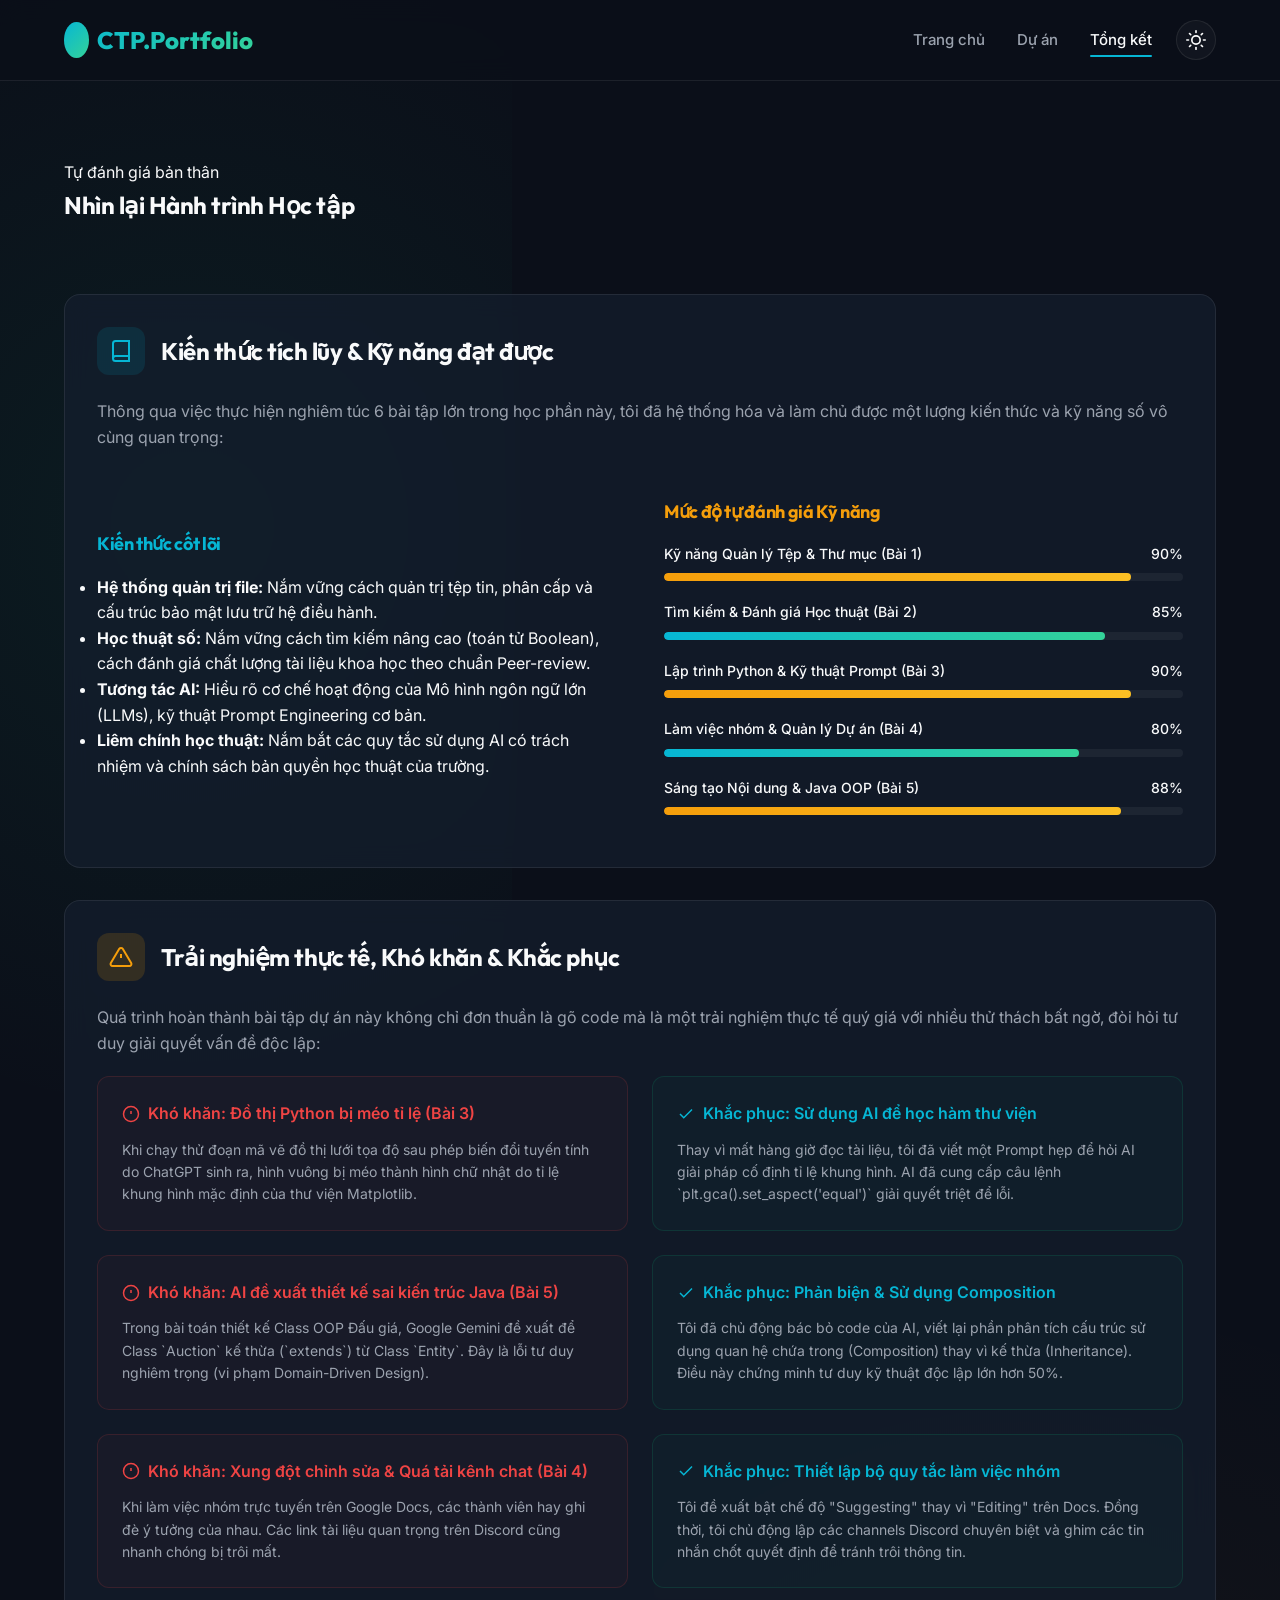
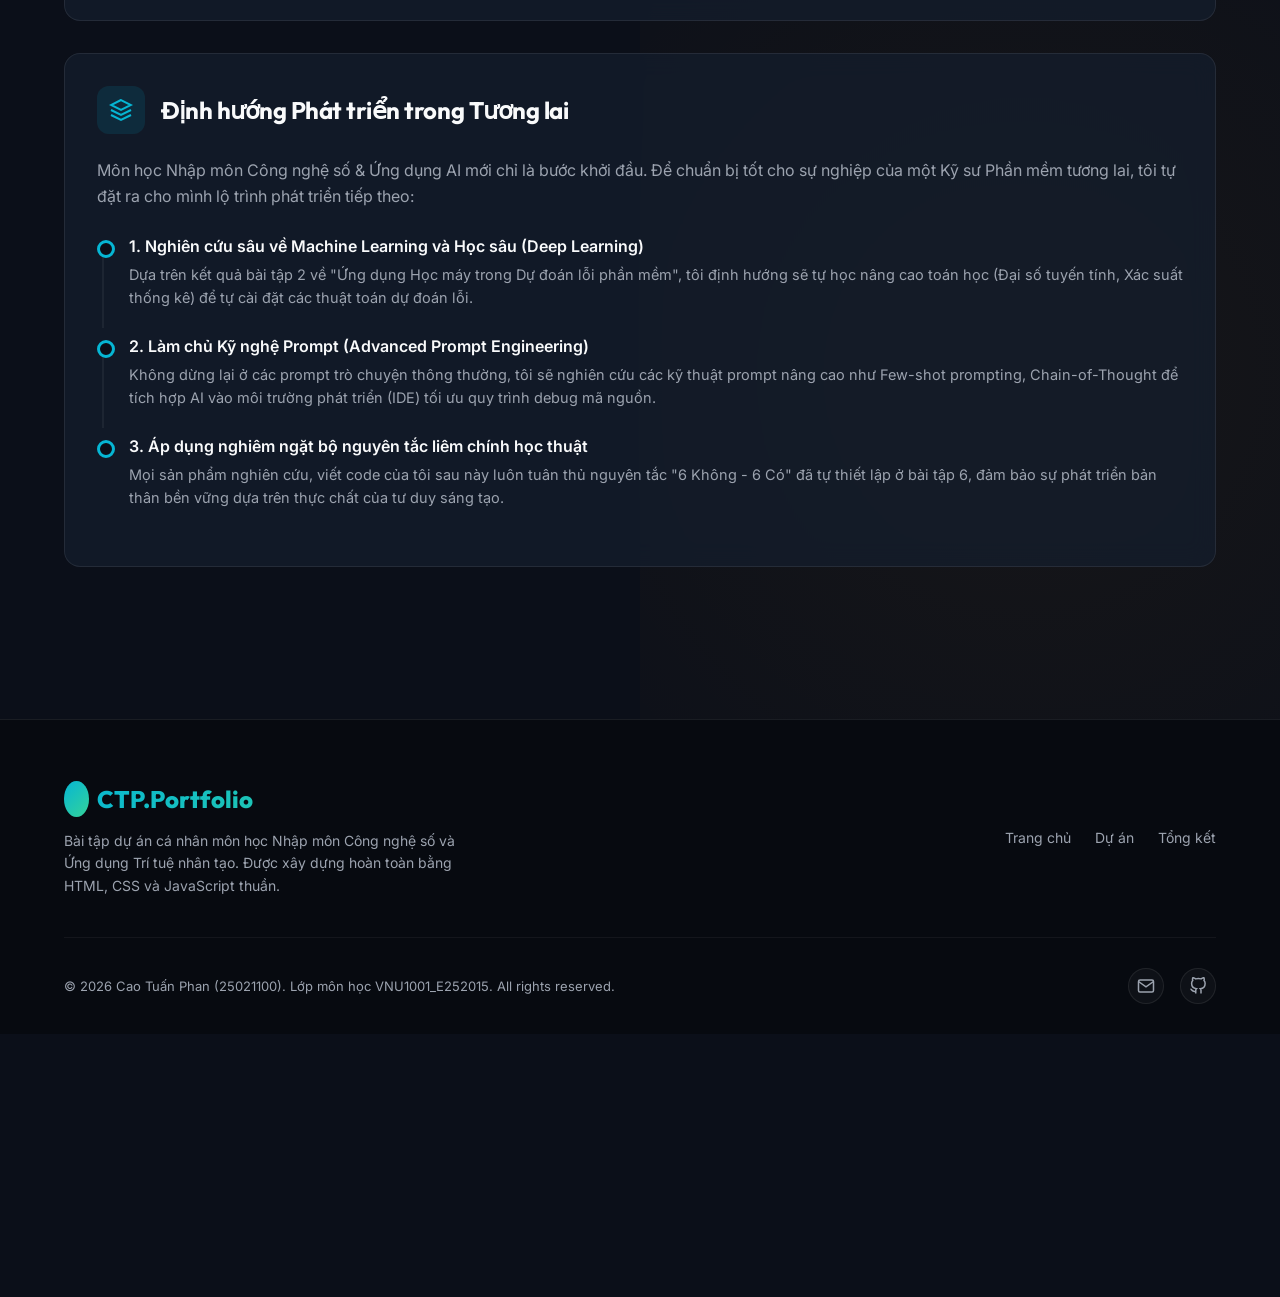
<file: reflection.html>
<!DOCTYPE html>
<html lang="vi">
<head>
    <meta charset="UTF-8">
    <meta name="viewport" content="width=device-width, initial-scale=1.0">
    <title>Tổng kết & Đánh giá | Cao Tuấn Phan</title>
    <meta name="description" content="Trang tổng kết quá trình học tập, những kiến thức, kỹ năng đạt được, khó khăn và cách khắc phục cùng định hướng phát triển tương lai của Cao Tuấn Phan.">
    <link rel="stylesheet" href="css/style.css">
    <link rel="stylesheet" href="css/responsive.css">
    <style>
        /* Specific Styles for Reflection Page */
        .reflection-header {
            padding: 60px 0 30px;
        }

        .reflection-section {
            padding: 40px 0;
        }

        .reflection-card {
            background: var(--bg-card);
            border: 1px solid var(--border-color);
            border-radius: 16px;
            padding: 32px;
            backdrop-filter: blur(12px);
            -webkit-backdrop-filter: blur(12px);
            margin-bottom: 32px;
            transition: var(--transition-smooth);
        }

        .reflection-card:hover {
            border-color: rgba(255, 255, 255, 0.12);
        }

        .card-icon-title {
            display: flex;
            align-items: center;
            gap: 16px;
            margin-bottom: 24px;
        }

        .card-icon {
            width: 48px;
            height: 48px;
            background: var(--color-primary-glow);
            color: var(--color-primary);
            border-radius: 12px;
            display: flex;
            align-items: center;
            justify-content: center;
        }

        .reflection-card:nth-child(even) .card-icon {
            background: var(--color-secondary-glow);
            color: var(--color-secondary);
        }

        .card-title {
            font-size: 24px;
            margin: 0;
        }

        /* Skill bars */
        .skills-container {
            margin-top: 24px;
        }

        .skill-item {
            margin-bottom: 20px;
        }

        .skill-info {
            display: flex;
            justify-content: space-between;
            font-size: 14px;
            font-weight: 500;
            margin-bottom: 8px;
        }

        .skill-bar-bg {
            width: 100%;
            height: 8px;
            background: rgba(255, 255, 255, 0.05);
            border-radius: 4px;
            overflow: hidden;
        }

        .skill-bar {
            height: 100%;
            background: linear-gradient(95deg, var(--color-primary) 0%, #34d399 100%);
            border-radius: 4px;
            width: 0; /* Animated in JS or CSS load */
            transition: width 1.5s cubic-bezier(0.1, 0.8, 0.3, 1);
        }

        .skill-item:nth-child(even) .skill-bar {
            background: linear-gradient(95deg, var(--color-secondary) 0%, #fbbf24 100%);
        }

        /* Grid specific */
        .challenge-grid {
            display: grid;
            grid-template-columns: repeat(2, 1fr);
            gap: 24px;
            margin-top: 20px;
        }

        .challenge-box {
            background: rgba(239, 68, 68, 0.03);
            border: 1px solid rgba(239, 68, 68, 0.15);
            padding: 24px;
            border-radius: 12px;
        }

        .solution-box {
            background: rgba(16, 185, 129, 0.03);
            border: 1px solid rgba(16, 185, 129, 0.15);
            padding: 24px;
            border-radius: 12px;
        }

        .box-title {
            font-size: 16px;
            font-weight: 600;
            margin-bottom: 12px;
            display: flex;
            align-items: center;
            gap: 8px;
        }

        .challenge-box .box-title {
            color: #ef4444;
        }

        .solution-box .box-title {
            color: var(--color-primary);
        }

        /* Timeline future */
        .future-list {
            list-style: none;
        }

        .future-item {
            position: relative;
            padding-left: 32px;
            margin-bottom: 24px;
        }

        .future-item::before {
            content: '';
            position: absolute;
            left: 0;
            top: 6px;
            width: 12px;
            height: 12px;
            background: var(--bg-main);
            border: 3px solid var(--color-primary);
            border-radius: 50%;
        }

        .future-item::after {
            content: '';
            position: absolute;
            left: 5px;
            top: 24px;
            width: 2px;
            height: calc(100% - 6px);
            background: rgba(255, 255, 255, 0.05);
        }

        .future-item:last-child::after {
            display: none;
        }

        .future-title {
            font-size: 16px;
            font-weight: 600;
            margin-bottom: 4px;
        }

        .future-desc {
            color: var(--text-muted);
            font-size: 14.5px;
        }

        @media (max-width: 768px) {
            .challenge-grid {
                grid-template-columns: 1fr;
            }
        }
    </style>
    <script>
        // Apply theme immediately to prevent flashing
        if (localStorage.getItem('theme') === 'light') {
            document.documentElement.classList.add('light-theme');
        }
    </script>
</head>
<body>

    <!-- Header / Nav -->
    <header class="header" id="header">
        <div class="container nav-container">
            <a href="index.html" class="logo">CTP.Portfolio</a>
            <div class="nav-right">
                <ul class="nav-menu" id="navMenu">
                    <li><a href="index.html" class="nav-link">Trang chủ</a></li>
                    <li><a href="projects.html" class="nav-link">Dự án</a></li>
                    <li><a href="reflection.html" class="nav-link active">Tổng kết</a></li>
                </ul>
                <button class="theme-toggle" id="themeToggle" aria-label="Toggle Theme">
                    <svg class="sun-icon" viewBox="0 0 24 24"><circle cx="12" cy="12" r="5"></circle><line x1="12" y1="1" x2="12" y2="3"></line><line x1="12" y1="21" x2="12" y2="23"></line><line x1="4.22" y1="4.22" x2="5.64" y2="5.64"></line><line x1="18.36" y1="18.36" x2="19.78" y2="19.78"></line><line x1="1" y1="12" x2="3" y2="12"></line><line x1="21" y1="12" x2="23" y2="12"></line><line x1="4.22" y1="19.78" x2="5.64" y2="18.36"></line><line x1="18.36" y1="5.64" x2="19.78" y2="4.22"></line></svg>
                    <svg class="moon-icon" viewBox="0 0 24 24"><path d="M21 12.79A9 9 0 1 1 11.21 3 7 7 0 0 0 21 12.79z"></path></svg>
                </button>
                <button class="nav-toggle" id="navToggle" aria-label="Toggle Menu">
                    <span></span>
                    <span></span>
                    <span></span>
                </button>
            </div>
        </div>
    </header>

    <!-- Main Content -->
    <main>
        
        <!-- Header Section -->
        <section class="reflection-header reveal active">
            <div class="container">
                <div class="section-header">
                    <span class="section-subtitle">Tự đánh giá bản thân</span>
                    <h1 class="section-title">Nhìn lại Hành trình Học tập</h1>
                </div>
            </div>
        </section>

        <!-- Reflection Content -->
        <section class="reflection-section reveal active">
            <div class="container">
                
                <!-- Card 1: Kiến thức & Kỹ năng -->
                <div class="reflection-card">
                    <div class="card-icon-title">
                        <div class="card-icon">
                            <svg width="24" height="24" viewBox="0 0 24 24" fill="none" stroke="currentColor" stroke-width="2"><path d="M4 19.5A2.5 2.5 0 0 1 6.5 17H20"></path><path d="M6.5 2H20v20H6.5A2.5 2.5 0 0 1 4 19.5v-15A2.5 2.5 0 0 1 6.5 2z"></path></svg>
                        </div>
                        <h2 class="card-title">Kiến thức tích lũy & Kỹ năng đạt được</h2>
                    </div>
                    <p style="color: var(--text-muted); margin-bottom: 24px;">
                        Thông qua việc thực hiện nghiêm túc 6 bài tập lớn trong học phần này, tôi đã hệ thống hóa và làm chủ được một lượng kiến thức và kỹ năng số vô cùng quan trọng:
                    </p>
                    
                    <div class="grid-2">
                        <div>
                            <h3 style="font-size: 18px; margin-bottom: 16px; color: var(--color-primary);">Kiến thức cốt lõi</h3>
                            <ul class="objective-list">
                                <li><strong>Hệ thống quản trị file:</strong> Nắm vững cách quản trị tệp tin, phân cấp và cấu trúc bảo mật lưu trữ hệ điều hành.</li>
                                <li><strong>Học thuật số:</strong> Nắm vững cách tìm kiếm nâng cao (toán tử Boolean), cách đánh giá chất lượng tài liệu khoa học theo chuẩn Peer-review.</li>
                                <li><strong>Tương tác AI:</strong> Hiểu rõ cơ chế hoạt động của Mô hình ngôn ngữ lớn (LLMs), kỹ thuật Prompt Engineering cơ bản.</li>
                                <li><strong>Liêm chính học thuật:</strong> Nắm bắt các quy tắc sử dụng AI có trách nhiệm và chính sách bản quyền học thuật của trường.</li>
                            </ul>
                        </div>
                        <div class="skills-container">
                            <h3 style="font-size: 18px; margin-bottom: 16px; color: var(--color-secondary);">Mức độ tự đánh giá Kỹ năng</h3>
                            
                            <div class="skill-item">
                                <div class="skill-info"><span>Kỹ năng Quản lý Tệp & Thư mục (Bài 1)</span><span>90%</span></div>
                                <div class="skill-bar-bg"><div class="skill-bar" data-width="90%"></div></div>
                            </div>
                            
                            <div class="skill-item">
                                <div class="skill-info"><span>Tìm kiếm & Đánh giá Học thuật (Bài 2)</span><span>85%</span></div>
                                <div class="skill-bar-bg"><div class="skill-bar" data-width="85%"></div></div>
                            </div>
                            
                            <div class="skill-item">
                                <div class="skill-info"><span>Lập trình Python & Kỹ thuật Prompt (Bài 3)</span><span>90%</span></div>
                                <div class="skill-bar-bg"><div class="skill-bar" data-width="90%"></div></div>
                            </div>
                            
                            <div class="skill-item">
                                <div class="skill-info"><span>Làm việc nhóm & Quản lý Dự án (Bài 4)</span><span>80%</span></div>
                                <div class="skill-bar-bg"><div class="skill-bar" data-width="80%"></div></div>
                            </div>

                            <div class="skill-item">
                                <div class="skill-info"><span>Sáng tạo Nội dung & Java OOP (Bài 5)</span><span>88%</span></div>
                                <div class="skill-bar-bg"><div class="skill-bar" data-width="88%"></div></div>
                            </div>
                        </div>
                    </div>
                </div>

                <!-- Card 2: Trải nghiệm & Thách thức -->
                <div class="reflection-card">
                    <div class="card-icon-title">
                        <div class="card-icon">
                            <svg width="24" height="24" viewBox="0 0 24 24" fill="none" stroke="currentColor" stroke-width="2"><path d="M10.29 3.86L1.82 18a2 2 0 0 0 1.71 3h16.94a2 2 0 0 0 1.71-3L13.71 3.86a2 2 0 0 0-3.42 0z"></path><line x1="12" y1="9" x2="12" y2="13"></line><line x1="12" y1="17" x2="12.01" y2="17"></line></svg>
                        </div>
                        <h2 class="card-title">Trải nghiệm thực tế, Khó khăn & Khắc phục</h2>
                    </div>
                    <p style="color: var(--text-muted);">
                        Quá trình hoàn thành bài tập dự án này không chỉ đơn thuần là gõ code mà là một trải nghiệm thực tế quý giá với nhiều thử thách bất ngờ, đòi hỏi tư duy giải quyết vấn đề độc lập:
                    </p>
                    
                    <div class="challenge-grid">
                        <!-- Challenge 1 -->
                        <div class="challenge-box">
                            <div class="box-title">
                                <svg width="18" height="18" viewBox="0 0 24 24" fill="none" stroke="currentColor" stroke-width="2"><circle cx="12" cy="12" r="10"></circle><line x1="12" y1="8" x2="12" y2="12"></line><line x1="12" y1="16" x2="12.01" y2="16"></line></svg>
                                Khó khăn: Đồ thị Python bị méo tỉ lệ (Bài 3)
                            </div>
                            <p style="font-size: 14px; color: var(--text-muted);">
                                Khi chạy thử đoạn mã vẽ đồ thị lưới tọa độ sau phép biến đổi tuyến tính do ChatGPT sinh ra, hình vuông bị méo thành hình chữ nhật do tỉ lệ khung hình mặc định của thư viện Matplotlib.
                            </p>
                        </div>
                        
                        <!-- Solution 1 -->
                        <div class="solution-box">
                            <div class="box-title">
                                <svg width="18" height="18" viewBox="0 0 24 24" fill="none" stroke="currentColor" stroke-width="2"><polyline points="20 6 9 17 4 12"></polyline></svg>
                                Khắc phục: Sử dụng AI để học hàm thư viện
                            </div>
                            <p style="font-size: 14px; color: var(--text-muted);">
                                Thay vì mất hàng giờ đọc tài liệu, tôi đã viết một Prompt hẹp để hỏi AI giải pháp cố định tỉ lệ khung hình. AI đã cung cấp câu lệnh `plt.gca().set_aspect('equal')` giải quyết triệt để lỗi.
                            </p>
                        </div>

                        <!-- Challenge 2 -->
                        <div class="challenge-box">
                            <div class="box-title">
                                <svg width="18" height="18" viewBox="0 0 24 24" fill="none" stroke="currentColor" stroke-width="2"><circle cx="12" cy="12" r="10"></circle><line x1="12" y1="8" x2="12" y2="12"></line><line x1="12" y1="16" x2="12.01" y2="16"></line></svg>
                                Khó khăn: AI đề xuất thiết kế sai kiến trúc Java (Bài 5)
                            </div>
                            <p style="font-size: 14px; color: var(--text-muted);">
                                Trong bài toán thiết kế Class OOP Đấu giá, Google Gemini đề xuất để Class `Auction` kế thừa (`extends`) từ Class `Entity`. Đây là lỗi tư duy nghiêm trọng (vi phạm Domain-Driven Design).
                            </p>
                        </div>
                        
                        <!-- Solution 2 -->
                        <div class="solution-box">
                            <div class="box-title">
                                <svg width="18" height="18" viewBox="0 0 24 24" fill="none" stroke="currentColor" stroke-width="2"><polyline points="20 6 9 17 4 12"></polyline></svg>
                                Khắc phục: Phản biện & Sử dụng Composition
                            </div>
                            <p style="font-size: 14px; color: var(--text-muted);">
                                Tôi đã chủ động bác bỏ code của AI, viết lại phần phân tích cấu trúc sử dụng quan hệ chứa trong (Composition) thay vì kế thừa (Inheritance). Điều này chứng minh tư duy kỹ thuật độc lập lớn hơn 50%.
                            </p>
                        </div>

                        <!-- Challenge 3 -->
                        <div class="challenge-box">
                            <div class="box-title">
                                <svg width="18" height="18" viewBox="0 0 24 24" fill="none" stroke="currentColor" stroke-width="2"><circle cx="12" cy="12" r="10"></circle><line x1="12" y1="8" x2="12" y2="12"></line><line x1="12" y1="16" x2="12.01" y2="16"></line></svg>
                                Khó khăn: Xung đột chỉnh sửa & Quá tải kênh chat (Bài 4)
                            </div>
                            <p style="font-size: 14px; color: var(--text-muted);">
                                Khi làm việc nhóm trực tuyến trên Google Docs, các thành viên hay ghi đè ý tưởng của nhau. Các link tài liệu quan trọng trên Discord cũng nhanh chóng bị trôi mất.
                            </p>
                        </div>
                        
                        <!-- Solution 3 -->
                        <div class="solution-box">
                            <div class="box-title">
                                <svg width="18" height="18" viewBox="0 0 24 24" fill="none" stroke="currentColor" stroke-width="2"><polyline points="20 6 9 17 4 12"></polyline></svg>
                                Khắc phục: Thiết lập bộ quy tắc làm việc nhóm
                            </div>
                            <p style="font-size: 14px; color: var(--text-muted);">
                                Tôi đề xuất bật chế độ "Suggesting" thay vì "Editing" trên Docs. Đồng thời, tôi chủ động lập các channels Discord chuyên biệt và ghim các tin nhắn chốt quyết định để tránh trôi thông tin.
                            </p>
                        </div>
                    </div>
                </div>

                <!-- Card 3: Định hướng tương lai -->
                <div class="reflection-card">
                    <div class="card-icon-title">
                        <div class="card-icon">
                            <svg width="24" height="24" viewBox="0 0 24 24" fill="none" stroke="currentColor" stroke-width="2"><polygon points="12 2 2 7 12 12 22 7 12 2"></polygon><polyline points="2 17 12 22 22 17"></polyline><polyline points="2 12 12 17 22 12"></polyline></svg>
                        </div>
                        <h2 class="card-title">Định hướng Phát triển trong Tương lai</h2>
                    </div>
                    <p style="color: var(--text-muted); margin-bottom: 24px;">
                        Môn học Nhập môn Công nghệ số & Ứng dụng AI mới chỉ là bước khởi đầu. Để chuẩn bị tốt cho sự nghiệp của một Kỹ sư Phần mềm tương lai, tôi tự đặt ra cho mình lộ trình phát triển tiếp theo:
                    </p>
                    
                    <div class="future-list">
                        <div class="future-item">
                            <div class="future-title">1. Nghiên cứu sâu về Machine Learning và Học sâu (Deep Learning)</div>
                            <div class="future-desc">Dựa trên kết quả bài tập 2 về "Ứng dụng Học máy trong Dự đoán lỗi phần mềm", tôi định hướng sẽ tự học nâng cao toán học (Đại số tuyến tính, Xác suất thống kê) để tự cài đặt các thuật toán dự đoán lỗi.</div>
                        </div>
                        
                        <div class="future-item">
                            <div class="future-title">2. Làm chủ Kỹ nghệ Prompt (Advanced Prompt Engineering)</div>
                            <div class="future-desc">Không dừng lại ở các prompt trò chuyện thông thường, tôi sẽ nghiên cứu các kỹ thuật prompt nâng cao như Few-shot prompting, Chain-of-Thought để tích hợp AI vào môi trường phát triển (IDE) tối ưu quy trình debug mã nguồn.</div>
                        </div>
                        
                        <div class="future-item">
                            <div class="future-title">3. Áp dụng nghiêm ngặt bộ nguyên tắc liêm chính học thuật</div>
                            <div class="future-desc">Mọi sản phẩm nghiên cứu, viết code của tôi sau này luôn tuân thủ nguyên tắc "6 Không - 6 Có" đã tự thiết lập ở bài tập 6, đảm bảo sự phát triển bản thân bền vững dựa trên thực chất của tư duy sáng tạo.</div>
                        </div>
                    </div>
                </div>

            </div>
        </section>

    </main>

    <!-- Footer -->
    <footer class="footer">
        <div class="container">
            <div class="footer-content">
                <div class="footer-logo-desc">
                    <a href="index.html" class="logo">CTP.Portfolio</a>
                    <p class="footer-desc">
                        Bài tập dự án cá nhân môn học Nhập môn Công nghệ số và Ứng dụng Trí tuệ nhân tạo. Được xây dựng hoàn toàn bằng HTML, CSS và JavaScript thuần.
                    </p>
                </div>
                <div class="footer-links">
                    <a href="index.html" class="footer-link">Trang chủ</a>
                    <a href="projects.html" class="footer-link">Dự án</a>
                    <a href="reflection.html" class="footer-link">Tổng kết</a>
                </div>
            </div>
            <div class="footer-bottom">
                <p>&copy; 2026 Cao Tuấn Phan (25021100). Lớp môn học VNU1001_E252015. All rights reserved.</p>
                <div class="footer-socials">
                    <a href="mailto:25021100@vnu.edu.vn" class="social-icon" title="Email VNU"><svg width="18" height="18" viewBox="0 0 24 24" fill="none" stroke="currentColor" stroke-width="2"><path d="M4 4h16c1.1 0 2 .9 2 2v12c0 1.1-.9 2-2 2H4c-1.1 0-2-.9-2-2V6c0-1.1.9-2 2-2z"></path><polyline points="22,6 12,13 2,6"></polyline></svg></a>
                    <a href="https://github.com/k30cyrus-cpu" target="_blank" class="social-icon" title="Github"><svg width="18" height="18" viewBox="0 0 24 24" fill="none" stroke="currentColor" stroke-width="2"><path d="M9 19c-5 1.5-5-2.5-7-3m14 6v-3.87a3.37 3.37 0 0 0-.94-2.61c3.14-.35 6.44-1.54 6.44-7A5.44 5.44 0 0 0 20 4.77 5.07 5.07 0 0 0 19.91 1S18.73.65 16 2.48a13.38 13.38 0 0 0-7 0C6.27.65 5.09 1 5.09 1A5.07 5.07 0 0 0 5 4.77a5.44 5.44 0 0 0-1.5 3.78c0 5.42 3.3 6.61 6.44 7A3.37 3.37 0 0 0 9 18.13V22"></path></svg></a>
                </div>
            </div>
        </div>
    </footer>

    <script src="js/main.js"></script>
    <script>
        // Trigger reveal animation and skill bar animation
        window.addEventListener('DOMContentLoaded', () => {
            const reveals = document.querySelectorAll('.reveal');
            reveals.forEach(el => el.classList.add('active'));
            
            // Skill bar width trigger
            setTimeout(() => {
                const skillBars = document.querySelectorAll('.skill-bar');
                skillBars.forEach(bar => {
                    const width = bar.getAttribute('data-width');
                    bar.style.width = width;
                });
            }, 300);
        });
    </script>
</body>
</html>
</file>
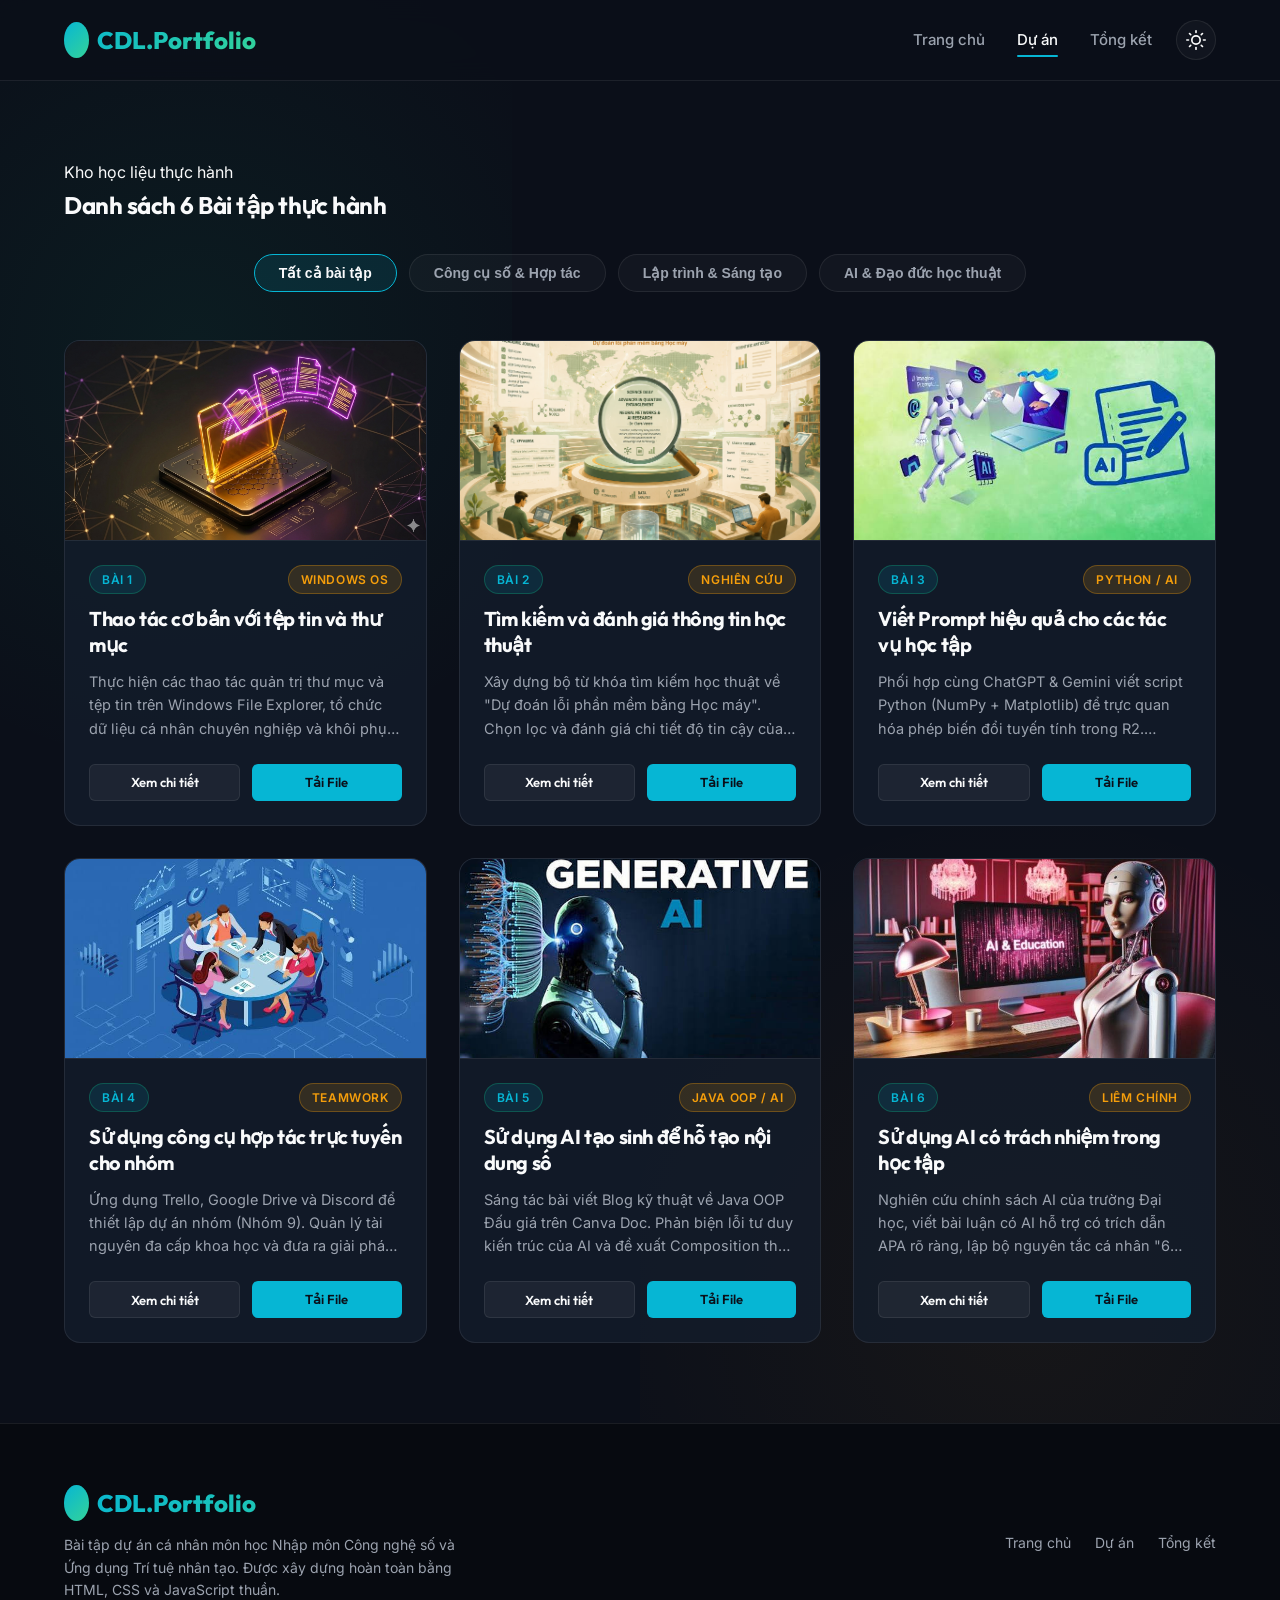
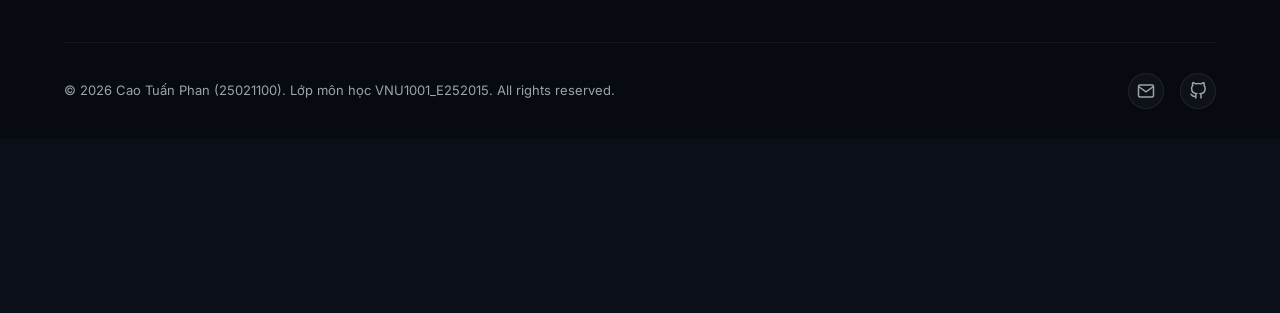
<file: CNS_AI_Portfolio-main/projects.html>
<!DOCTYPE html>
<html lang="vi">
<head>
    <meta charset="UTF-8">
    <meta name="viewport" content="width=device-width, initial-scale=1.0">
    <title>Dự án & Bài tập thực hành | Cao Tuấn Phan</title>
    <meta name="description" content="Danh sách 6 bài tập thực hành môn Nhập môn Công nghệ số & Ứng dụng AI của sinh viên Cao Tuấn Phan. Xem tóm tắt quá trình, kết quả và tải file minh chứng.">
    <link rel="stylesheet" href="css/style.css">
    <link rel="stylesheet" href="css/responsive.css">
    <style>
        /* Specific Styles for Projects Page */
        .projects-header {
            padding: 60px 0 30px;
        }

        .filter-container {
            display: flex;
            justify-content: center;
            flex-wrap: wrap;
            gap: 12px;
            margin-bottom: 48px;
        }

        .filter-btn {
            background: rgba(255, 255, 255, 0.03);
            border: 1px solid var(--border-color);
            color: var(--text-muted);
            padding: 10px 24px;
            border-radius: 30px;
            font-size: 14px;
            font-weight: 600;
            cursor: pointer;
            transition: var(--transition-smooth);
        }

        .filter-btn:hover, .filter-btn.active {
            color: var(--text-main);
            background: var(--color-primary-glow);
            border-color: var(--color-primary);
        }

        .project-grid {
            margin-bottom: 60px;
        }

        .project-card {
            background: var(--bg-card);
            border: 1px solid var(--border-color);
            border-radius: 16px;
            overflow: hidden;
            display: flex;
            flex-direction: column;
            height: 100%;
            transition: var(--transition-smooth);
        }

        .project-card:hover {
            transform: translateY(-8px);
            border-color: rgba(255, 255, 255, 0.15);
            box-shadow: var(--shadow-premium);
        }

        .project-img-box {
            position: relative;
            width: 100%;
            height: 200px;
            overflow: hidden;
            border-bottom: 1px solid var(--border-color);
        }

        .project-img {
            width: 100%;
            height: 100%;
            object-fit: cover;
            transition: var(--transition-smooth);
        }

        .project-card:hover .project-img {
            transform: scale(1.05);
        }

        .project-body {
            padding: 24px;
            display: flex;
            flex-direction: column;
            flex-grow: 1;
        }

        .project-meta {
            display: flex;
            align-items: center;
            justify-content: space-between;
            margin-bottom: 12px;
        }

        .project-title {
            font-size: 20px;
            margin-bottom: 12px;
            line-height: 1.3;
        }

        .project-desc {
            color: var(--text-muted);
            font-size: 14.5px;
            margin-bottom: 24px;
            flex-grow: 1;
            display: -webkit-box;
            -webkit-line-clamp: 3;
            -webkit-box-orient: vertical;
            overflow: hidden;
        }

        .project-actions {
            display: flex;
            gap: 12px;
            margin-top: auto;
        }

        .project-actions .btn {
            flex: 1;
        }
    </style>
    <script>
        // Apply theme immediately to prevent flashing
        if (localStorage.getItem('theme') === 'light') {
            document.documentElement.classList.add('light-theme');
        }
    </script>
</head>
<body>

    <!-- Header / Nav -->
    <header class="header" id="header">
        <div class="container nav-container">
            <a href="index.html" class="logo">CDL.Portfolio</a>
            <div class="nav-right">
                <ul class="nav-menu" id="navMenu">
                    <li><a href="index.html" class="nav-link">Trang chủ</a></li>
                    <li><a href="projects.html" class="nav-link active">Dự án</a></li>
                    <li><a href="reflection.html" class="nav-link">Tổng kết</a></li>
                </ul>
                <button class="theme-toggle" id="themeToggle" aria-label="Toggle Theme">
                    <svg class="sun-icon" viewBox="0 0 24 24"><circle cx="12" cy="12" r="5"></circle><line x1="12" y1="1" x2="12" y2="3"></line><line x1="12" y1="21" x2="12" y2="23"></line><line x1="4.22" y1="4.22" x2="5.64" y2="5.64"></line><line x1="18.36" y1="18.36" x2="19.78" y2="19.78"></line><line x1="1" y1="12" x2="3" y2="12"></line><line x1="21" y1="12" x2="23" y2="12"></line><line x1="4.22" y1="19.78" x2="5.64" y2="18.36"></line><line x1="18.36" y1="5.64" x2="19.78" y2="4.22"></line></svg>
                    <svg class="moon-icon" viewBox="0 0 24 24"><path d="M21 12.79A9 9 0 1 1 11.21 3 7 7 0 0 0 21 12.79z"></path></svg>
                </button>
                <button class="nav-toggle" id="navToggle" aria-label="Toggle Menu">
                    <span></span>
                    <span></span>
                    <span></span>
                </button>
            </div>
        </div>
    </header>

    <!-- Main Content -->
    <main>
        
        <!-- Header Section -->
        <section class="projects-header reveal active">
            <div class="container">
                <div class="section-header">
                    <span class="section-subtitle">Kho học liệu thực hành</span>
                    <h1 class="section-title">Danh sách 6 Bài tập thực hành</h1>
                </div>
            </div>
        </section>

        <!-- Projects Grid Section -->
        <section class="project-grid reveal active">
            <div class="container">
                
                <!-- Category Filter -->
                <div class="filter-container">
                    <button class="filter-btn active" data-filter="all">Tất cả bài tập</button>
                    <button class="filter-btn" data-filter="tools">Công cụ số & Hợp tác</button>
                    <button class="filter-btn" data-filter="programming">Lập trình & Sáng tạo</button>
                    <button class="filter-btn" data-filter="ai-ethics">AI & Đạo đức học thuật</button>
                </div>

                <!-- Projects Grid -->
                <div class="grid-3" id="projectsContainer">
                    
                    <!-- Card 1 -->
                    <div class="project-card" data-category="tools">
                        <div class="project-img-box">
                            <img src="assets/project-thumbnails\Gemini_Generated_Image_f3aq7yf3aq7yf3aq.png" alt="Thao tác tệp tin và thư mục" class="project-img">
                        </div>
                        <div class="project-body">
                            <div class="project-meta">
                                <span class="badge">Bài 1</span>
                                <span class="badge badge-secondary">Windows OS</span>
                            </div>
                            <h2 class="project-title">Thao tác cơ bản với tệp tin và thư mục</h2>
                            <p class="project-desc">Thực hiện các thao tác quản trị thư mục và tệp tin trên Windows File Explorer, tổ chức dữ liệu cá nhân chuyên nghiệp và khôi phục tệp từ Recycle Bin.</p>
                            <div class="project-actions">
                                <button class="btn btn-secondary btn-sm open-modal-btn" data-pdf="BT/Bai1.pdf">
    Xem chi tiết 
</button>
                                <a href="BT/Bai1.pdf" target="_blank" class="btn btn-primary btn-sm">Tải File</a>
                            </div>
                        </div>
                    </div>
                    
                    <!-- Card 2 -->
                    <div class="project-card" data-category="ai-ethics">
                        <div class="project-img-box">
                            <img src="assets/project-thumbnails/a8962ed8-598d-4c7d-8db9-3d19b88b137f.png" alt="Tìm kiếm và đánh giá thông tin học thuật" class="project-img">
                        </div>
                        <div class="project-body">
                            <div class="project-meta">
                                <span class="badge">Bài 2</span>
                                <span class="badge badge-secondary">Nghiên cứu</span>
                            </div>
                            <h2 class="project-title">Tìm kiếm và đánh giá thông tin học thuật</h2>
                            <p class="project-desc">Xây dựng bộ từ khóa tìm kiếm học thuật về "Dự đoán lỗi phần mềm bằng Học máy". Chọn lọc và đánh giá chi tiết độ tin cậy của 11 tài liệu uy tín thuộc IEEE và ACM.</p>
                            <div class="project-actions">
<button class="btn btn-secondary btn-sm open-modal-btn" data-pdf="BT/Bai2.pdf">
    Xem chi tiết 
</button>                                <a href="BT/Bai2.pdf" download class="btn btn-primary btn-sm">Tải File</a>
                            </div>
                        </div>
                    </div>
                    
                    <!-- Card 3 -->
                    <div class="project-card" data-category="programming">
                        <div class="project-img-box">
                            <img src="assets/project-thumbnails/images.jpg" alt="Viết Prompt hiệu quả cho các tác vụ học tập" class="project-img">
                        </div>
                        <div class="project-body">
                            <div class="project-meta">
                                <span class="badge">Bài 3</span>
                                <span class="badge badge-secondary">Python / AI</span>
                            </div>
                            <h2 class="project-title">Viết Prompt hiệu quả cho các tác vụ học tập</h2>
                            <p class="project-desc">Phối hợp cùng ChatGPT & Gemini viết script Python (NumPy + Matplotlib) để trực quan hóa phép biến đổi tuyến tính trong R2. Debug lỗi méo tỷ lệ khung hình đồ thị.</p>
                            <div class="project-actions">
                                <button class="btn btn-secondary btn-sm open-modal-btn" data-pdf="BT/Bai3.pdf">
    Xem chi tiết 
</button>                                <a href="BT/Bai3.pdf" download class="btn btn-primary btn-sm">Tải File</a>
                            </div>
                        </div>
                    </div>
                    
                    <!-- Card 4 -->
                    <div class="project-card" data-category="tools">
                        <div class="project-img-box">
                            <img src="assets/project-thumbnails/images (1).jpg" alt="Sử dụng công cụ hợp tác trực tuyến cho dự án nhóm" class="project-img">
                        </div>
                        <div class="project-body">
                            <div class="project-meta">
                                <span class="badge">Bài 4</span>
                                <span class="badge badge-secondary">Teamwork</span>
                            </div>
                            <h2 class="project-title">Sử dụng công cụ hợp tác trực tuyến cho nhóm</h2>
                            <p class="project-desc">Ứng dụng Trello, Google Drive và Discord để thiết lập dự án nhóm (Nhóm 9). Quản lý tài nguyên đa cấp khoa học và đưa ra giải pháp giải quyết xung đột nhóm.</p>
                            <div class="project-actions">
                                <button class="btn btn-secondary btn-sm open-modal-btn" data-pdf="BT/Bai4.pdf">
    Xem chi tiết 
</button>                                <a href="BT/Bai4.pdf" download class="btn btn-primary btn-sm">Tải File</a>
                            </div>
                        </div>
                    </div>
                    
                    <!-- Card 5 -->
                    <div class="project-card" data-category="programming">
                        <div class="project-img-box">
                            <img src="assets/project-thumbnails/images (2).jpg" alt="Sử dụng AI tạo sinh để hỗ trợ sáng tạo nội dung" class="project-img">
                        </div>
                        <div class="project-body">
                            <div class="project-meta">
                                <span class="badge">Bài 5</span>
                                <span class="badge badge-secondary">Java OOP / AI</span>
                            </div>
                            <h2 class="project-title">Sử dụng AI tạo sinh để hỗ tạo nội dung số</h2>
                            <p class="project-desc">Sáng tác bài viết Blog kỹ thuật về Java OOP Đấu giá trên Canva Doc. Phản biện lỗi tư duy kiến trúc của AI và đề xuất Composition thay vì Inheritance.</p>
                            <div class="project-actions">
                                <button class="btn btn-secondary btn-sm open-modal-btn" data-pdf="BT/Bai5.pdf">
    Xem chi tiết 
</button>                                <a href="BT/Bai5.pdf" download class="btn btn-primary btn-sm">Tải File</a>
                            </div>
                        </div>
                    </div>
                    
                    <!-- Card 6 -->
                    <div class="project-card" data-category="ai-ethics">
                        <div class="project-img-box">
                            <img src="assets/project-thumbnails/fcd19cbb9ddd41e74b34196d45d43d555d041f8d686b7f45cd43235f385b5b36be640e51088ca02e8bb-_cach-su-dung-ai-trong-giao-duc-600x338.jpg" alt="Sử dụng AI có trách nhiệm trong học tập và nghiên cứu" class="project-img">
                        </div>
                        <div class="project-body">
                            <div class="project-meta">
                                <span class="badge">Bài 6</span>
                                <span class="badge badge-secondary">Liêm chính</span>
                            </div>
                            <h2 class="project-title">Sử dụng AI có trách nhiệm trong học tập</h2>
                            <p class="project-desc">Nghiên cứu chính sách AI của trường Đại học, viết bài luận có AI hỗ trợ có trích dẫn APA rõ ràng, lập bộ nguyên tắc cá nhân "6 Không - 6 Có" khi dùng AI.</p>
                            <div class="project-actions">
                                <button class="btn btn-secondary btn-sm open-modal-btn" data-pdf="BT/Bai6.pdf">
    Xem chi tiết 
</button>                                <a href="BT/Bai6.pdf" download class="btn btn-primary btn-sm">Tải File</a>
                            </div>
                        </div>
                    </div>

                </div>
            </div>
        </section>

    </main>

    <!-- Modal Popup Container -->
    <div class="modal" id="projectModal">
        <div class="modal-content">
            <button class="modal-close" id="modalClose" aria-label="Close Modal">
                <svg width="20" height="20" viewBox="0 0 24 24" fill="none" stroke="currentColor" stroke-width="2"><line x1="18" y1="6" x2="6" y2="18"></line><line x1="6" y1="6" x2="18" y2="18"></line></svg>
            </button>
            <div class="modal-body" id="modalBody">
                <!-- Content injected dynamically via main.js -->
            </div>
        </div>
    </div>

    <!-- Footer -->
    <footer class="footer">
        <div class="container">
            <div class="footer-content">
                <div class="footer-logo-desc">
                    <a href="index.html" class="logo">CDL.Portfolio</a>
                    <p class="footer-desc">
                        Bài tập dự án cá nhân môn học Nhập môn Công nghệ số và Ứng dụng Trí tuệ nhân tạo. Được xây dựng hoàn toàn bằng HTML, CSS và JavaScript thuần.
                    </p>
                </div>
                <div class="footer-links">
                    <a href="index.html" class="footer-link">Trang chủ</a>
                    <a href="projects.html" class="footer-link">Dự án</a>
                    <a href="reflection.html" class="footer-link">Tổng kết</a>
                </div>
            </div>
            <div class="footer-bottom">
                <p>&copy; 2026 Cao Tuấn Phan (25021100). Lớp môn học VNU1001_E252015. All rights reserved.</p>
                <div class="footer-socials">
                    <a href="mailto:25021100@vnu.edu.vn" class="social-icon" title="Email VNU"><svg width="18" height="18" viewBox="0 0 24 24" fill="none" stroke="currentColor" stroke-width="2"><path d="M4 4h16c1.1 0 2 .9 2 2v12c0 1.1-.9 2-2 2H4c-1.1 0-2-.9-2-2V6c0-1.1.9-2 2-2z"></path><polyline points="22,6 12,13 2,6"></polyline></svg></a>
                    <a href="https://github.com/k30cyrus-cpu" target="_blank" class="social-icon" title="Github"><svg width="18" height="18" viewBox="0 0 24 24" fill="none" stroke="currentColor" stroke-width="2"><path d="M9 19c-5 1.5-5-2.5-7-3m14 6v-3.87a3.37 3.37 0 0 0-.94-2.61c3.14-.35 6.44-1.54 6.44-7A5.44 5.44 0 0 0 20 4.77 5.07 5.07 0 0 0 19.91 1S18.73.65 16 2.48a13.38 13.38 0 0 0-7 0C6.27.65 5.09 1 5.09 1A5.07 5.07 0 0 0 5 4.77a5.44 5.44 0 0 0-1.5 3.78c0 5.42 3.3 6.61 6.44 7A3.37 3.37 0 0 0 9 18.13V22"></path></svg></a>
                </div>
            </div>
        </div>
    </footer>

    <script src="js/main.js"></script>
    <script>
        // Trigger reveal animation on load
        window.addEventListener('DOMContentLoaded', () => {
            const reveals = document.querySelectorAll('.reveal');
            reveals.forEach(el => el.classList.add('active'));
        });
    </script>
</body>
</html>
</file>
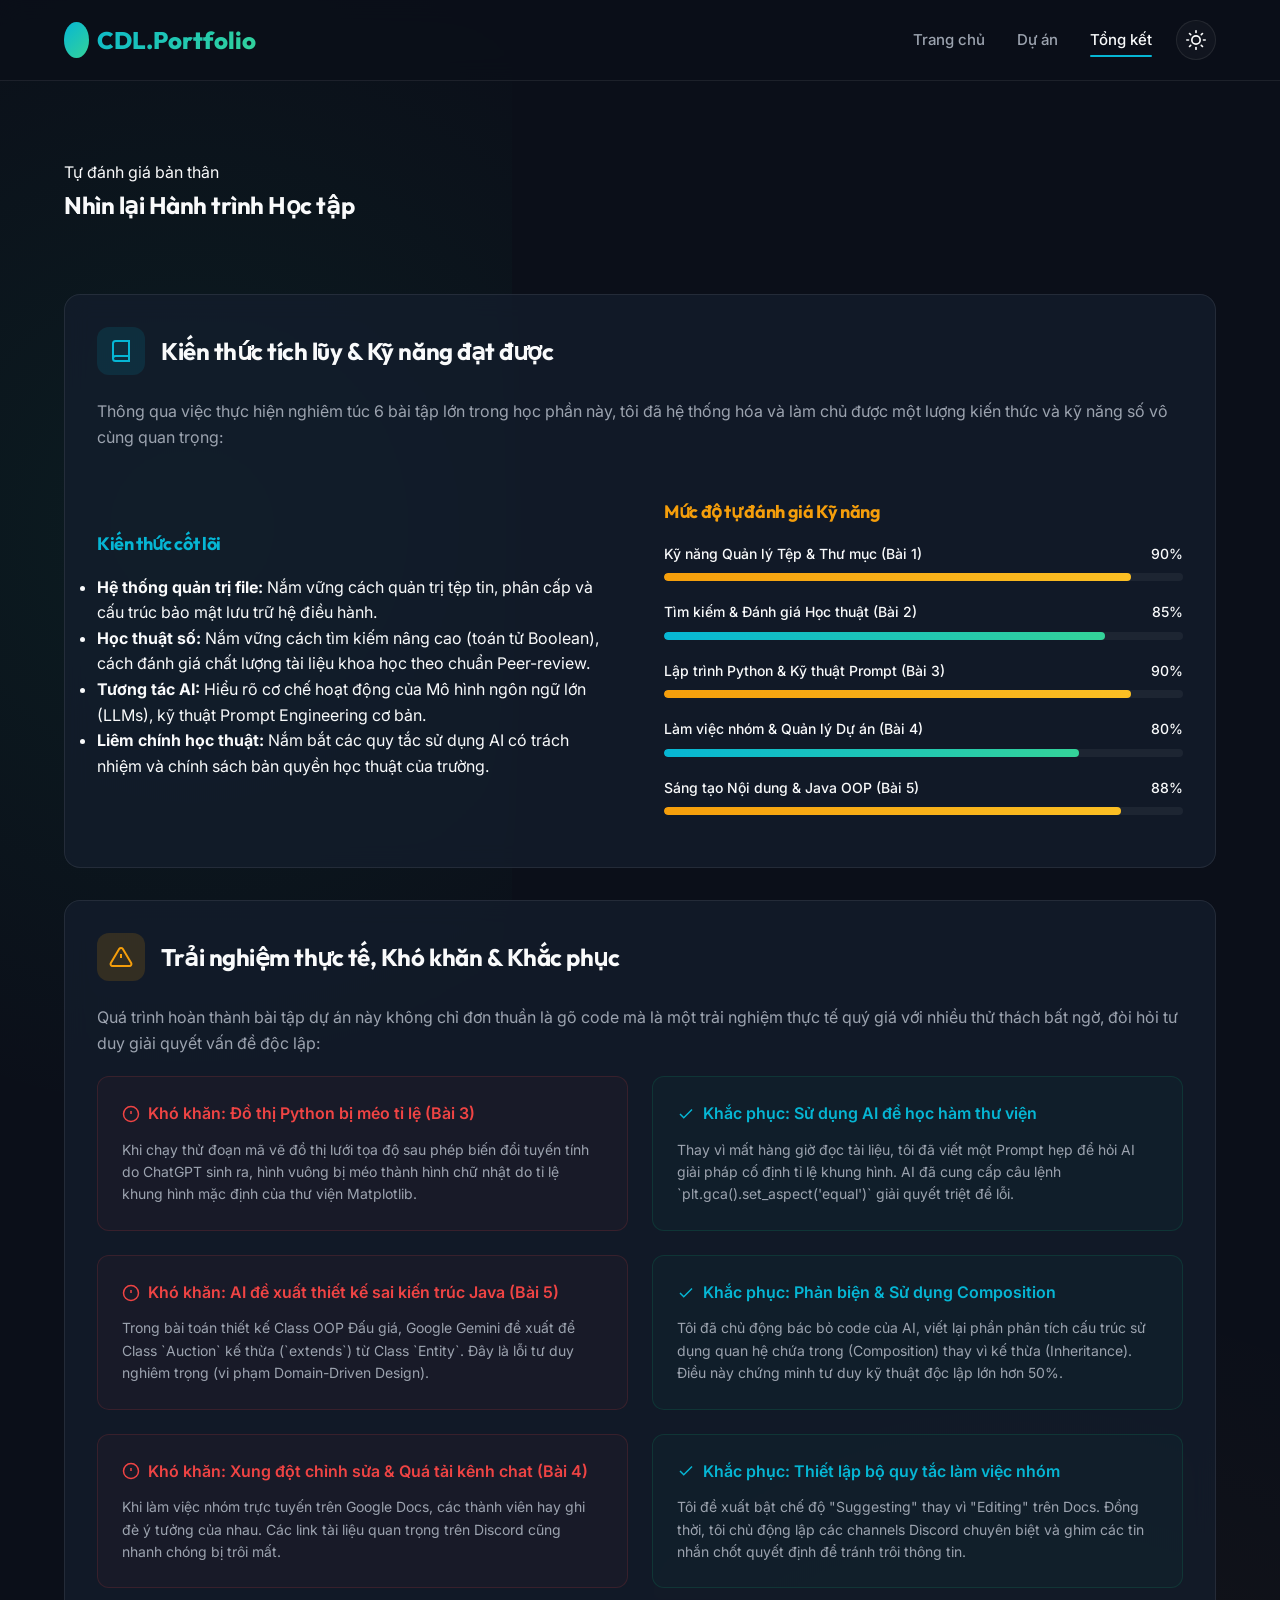
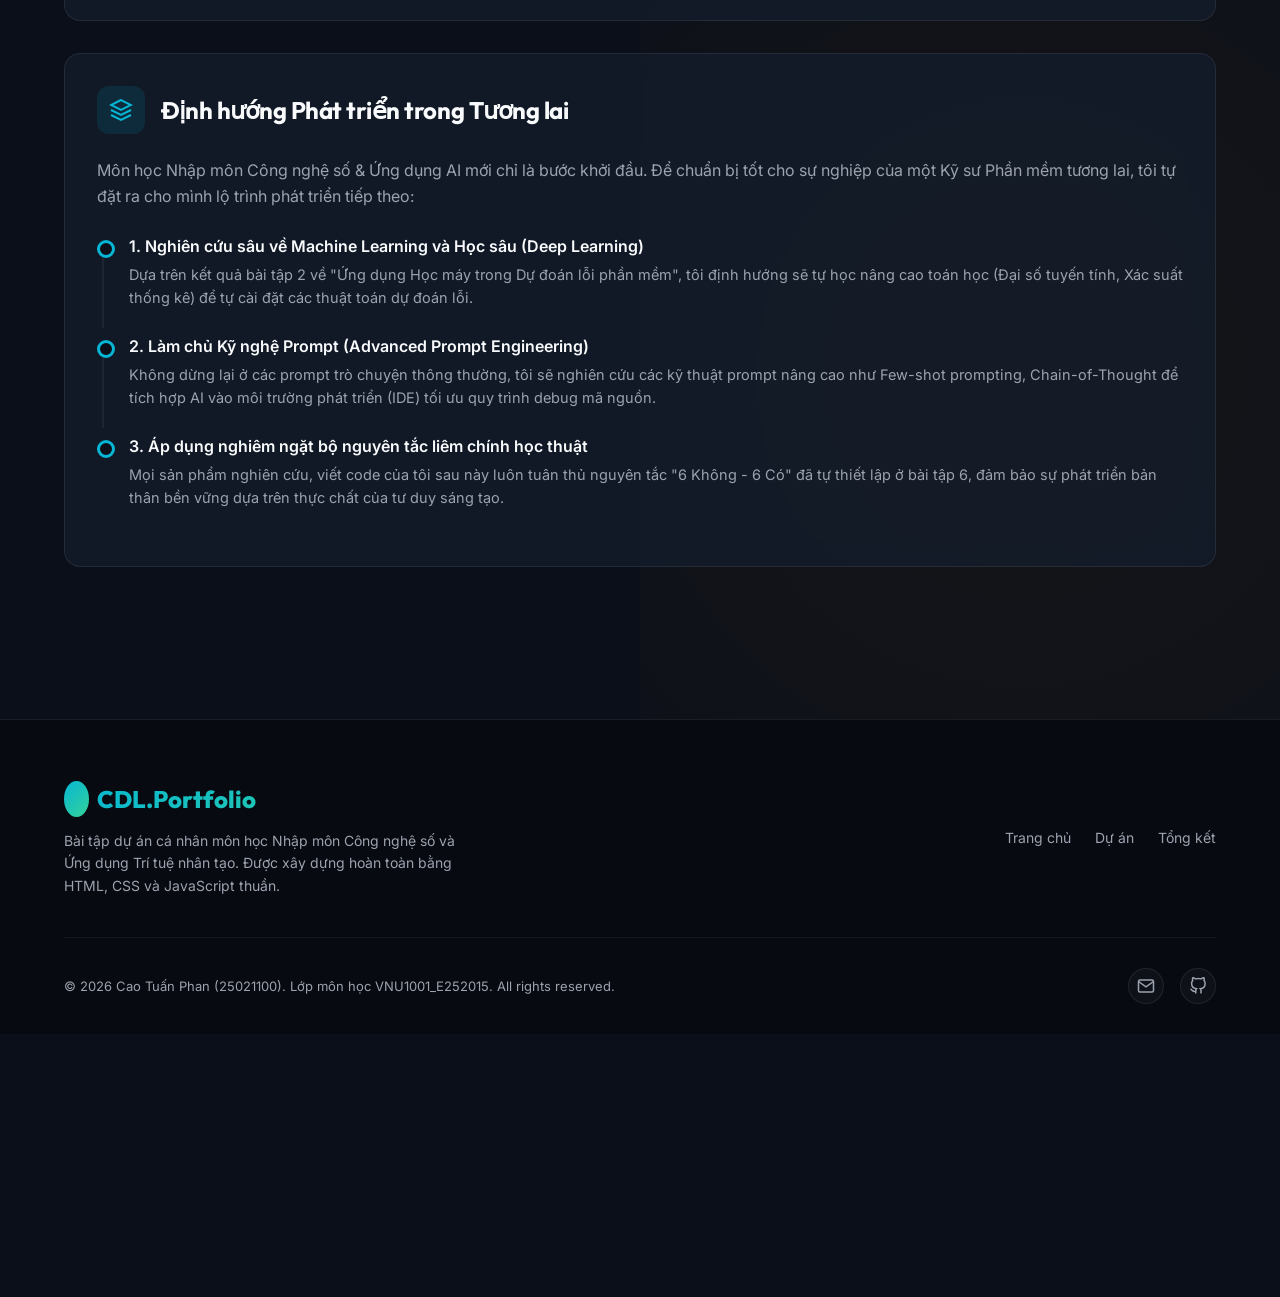
<file: CNS_AI_Portfolio-main/reflection.html>
<!DOCTYPE html>
<html lang="vi">
<head>
    <meta charset="UTF-8">
    <meta name="viewport" content="width=device-width, initial-scale=1.0">
    <title>Tổng kết & Đánh giá | Cao Tuấn Phan</title>
    <meta name="description" content="Trang tổng kết quá trình học tập, những kiến thức, kỹ năng đạt được, khó khăn và cách khắc phục cùng định hướng phát triển tương lai của Cao Tuấn Phan.">
    <link rel="stylesheet" href="css/style.css">
    <link rel="stylesheet" href="css/responsive.css">
    <style>
        /* Specific Styles for Reflection Page */
        .reflection-header {
            padding: 60px 0 30px;
        }

        .reflection-section {
            padding: 40px 0;
        }

        .reflection-card {
            background: var(--bg-card);
            border: 1px solid var(--border-color);
            border-radius: 16px;
            padding: 32px;
            backdrop-filter: blur(12px);
            -webkit-backdrop-filter: blur(12px);
            margin-bottom: 32px;
            transition: var(--transition-smooth);
        }

        .reflection-card:hover {
            border-color: rgba(255, 255, 255, 0.12);
        }

        .card-icon-title {
            display: flex;
            align-items: center;
            gap: 16px;
            margin-bottom: 24px;
        }

        .card-icon {
            width: 48px;
            height: 48px;
            background: var(--color-primary-glow);
            color: var(--color-primary);
            border-radius: 12px;
            display: flex;
            align-items: center;
            justify-content: center;
        }

        .reflection-card:nth-child(even) .card-icon {
            background: var(--color-secondary-glow);
            color: var(--color-secondary);
        }

        .card-title {
            font-size: 24px;
            margin: 0;
        }

        /* Skill bars */
        .skills-container {
            margin-top: 24px;
        }

        .skill-item {
            margin-bottom: 20px;
        }

        .skill-info {
            display: flex;
            justify-content: space-between;
            font-size: 14px;
            font-weight: 500;
            margin-bottom: 8px;
        }

        .skill-bar-bg {
            width: 100%;
            height: 8px;
            background: rgba(255, 255, 255, 0.05);
            border-radius: 4px;
            overflow: hidden;
        }

        .skill-bar {
            height: 100%;
            background: linear-gradient(95deg, var(--color-primary) 0%, #34d399 100%);
            border-radius: 4px;
            width: 0; /* Animated in JS or CSS load */
            transition: width 1.5s cubic-bezier(0.1, 0.8, 0.3, 1);
        }

        .skill-item:nth-child(even) .skill-bar {
            background: linear-gradient(95deg, var(--color-secondary) 0%, #fbbf24 100%);
        }

        /* Grid specific */
        .challenge-grid {
            display: grid;
            grid-template-columns: repeat(2, 1fr);
            gap: 24px;
            margin-top: 20px;
        }

        .challenge-box {
            background: rgba(239, 68, 68, 0.03);
            border: 1px solid rgba(239, 68, 68, 0.15);
            padding: 24px;
            border-radius: 12px;
        }

        .solution-box {
            background: rgba(16, 185, 129, 0.03);
            border: 1px solid rgba(16, 185, 129, 0.15);
            padding: 24px;
            border-radius: 12px;
        }

        .box-title {
            font-size: 16px;
            font-weight: 600;
            margin-bottom: 12px;
            display: flex;
            align-items: center;
            gap: 8px;
        }

        .challenge-box .box-title {
            color: #ef4444;
        }

        .solution-box .box-title {
            color: var(--color-primary);
        }

        /* Timeline future */
        .future-list {
            list-style: none;
        }

        .future-item {
            position: relative;
            padding-left: 32px;
            margin-bottom: 24px;
        }

        .future-item::before {
            content: '';
            position: absolute;
            left: 0;
            top: 6px;
            width: 12px;
            height: 12px;
            background: var(--bg-main);
            border: 3px solid var(--color-primary);
            border-radius: 50%;
        }

        .future-item::after {
            content: '';
            position: absolute;
            left: 5px;
            top: 24px;
            width: 2px;
            height: calc(100% - 6px);
            background: rgba(255, 255, 255, 0.05);
        }

        .future-item:last-child::after {
            display: none;
        }

        .future-title {
            font-size: 16px;
            font-weight: 600;
            margin-bottom: 4px;
        }

        .future-desc {
            color: var(--text-muted);
            font-size: 14.5px;
        }

        @media (max-width: 768px) {
            .challenge-grid {
                grid-template-columns: 1fr;
            }
        }
    </style>
    <script>
        // Apply theme immediately to prevent flashing
        if (localStorage.getItem('theme') === 'light') {
            document.documentElement.classList.add('light-theme');
        }
    </script>
</head>
<body>

    <!-- Header / Nav -->
    <header class="header" id="header">
        <div class="container nav-container">
            <a href="index.html" class="logo">CDL.Portfolio</a>
            <div class="nav-right">
                <ul class="nav-menu" id="navMenu">
                    <li><a href="index.html" class="nav-link">Trang chủ</a></li>
                    <li><a href="projects.html" class="nav-link">Dự án</a></li>
                    <li><a href="reflection.html" class="nav-link active">Tổng kết</a></li>
                </ul>
                <button class="theme-toggle" id="themeToggle" aria-label="Toggle Theme">
                    <svg class="sun-icon" viewBox="0 0 24 24"><circle cx="12" cy="12" r="5"></circle><line x1="12" y1="1" x2="12" y2="3"></line><line x1="12" y1="21" x2="12" y2="23"></line><line x1="4.22" y1="4.22" x2="5.64" y2="5.64"></line><line x1="18.36" y1="18.36" x2="19.78" y2="19.78"></line><line x1="1" y1="12" x2="3" y2="12"></line><line x1="21" y1="12" x2="23" y2="12"></line><line x1="4.22" y1="19.78" x2="5.64" y2="18.36"></line><line x1="18.36" y1="5.64" x2="19.78" y2="4.22"></line></svg>
                    <svg class="moon-icon" viewBox="0 0 24 24"><path d="M21 12.79A9 9 0 1 1 11.21 3 7 7 0 0 0 21 12.79z"></path></svg>
                </button>
                <button class="nav-toggle" id="navToggle" aria-label="Toggle Menu">
                    <span></span>
                    <span></span>
                    <span></span>
                </button>
            </div>
        </div>
    </header>

    <!-- Main Content -->
    <main>
        
        <!-- Header Section -->
        <section class="reflection-header reveal active">
            <div class="container">
                <div class="section-header">
                    <span class="section-subtitle">Tự đánh giá bản thân</span>
                    <h1 class="section-title">Nhìn lại Hành trình Học tập</h1>
                </div>
            </div>
        </section>

        <!-- Reflection Content -->
        <section class="reflection-section reveal active">
            <div class="container">
                
                <!-- Card 1: Kiến thức & Kỹ năng -->
                <div class="reflection-card">
                    <div class="card-icon-title">
                        <div class="card-icon">
                            <svg width="24" height="24" viewBox="0 0 24 24" fill="none" stroke="currentColor" stroke-width="2"><path d="M4 19.5A2.5 2.5 0 0 1 6.5 17H20"></path><path d="M6.5 2H20v20H6.5A2.5 2.5 0 0 1 4 19.5v-15A2.5 2.5 0 0 1 6.5 2z"></path></svg>
                        </div>
                        <h2 class="card-title">Kiến thức tích lũy & Kỹ năng đạt được</h2>
                    </div>
                    <p style="color: var(--text-muted); margin-bottom: 24px;">
                        Thông qua việc thực hiện nghiêm túc 6 bài tập lớn trong học phần này, tôi đã hệ thống hóa và làm chủ được một lượng kiến thức và kỹ năng số vô cùng quan trọng:
                    </p>
                    
                    <div class="grid-2">
                        <div>
                            <h3 style="font-size: 18px; margin-bottom: 16px; color: var(--color-primary);">Kiến thức cốt lõi</h3>
                            <ul class="objective-list">
                                <li><strong>Hệ thống quản trị file:</strong> Nắm vững cách quản trị tệp tin, phân cấp và cấu trúc bảo mật lưu trữ hệ điều hành.</li>
                                <li><strong>Học thuật số:</strong> Nắm vững cách tìm kiếm nâng cao (toán tử Boolean), cách đánh giá chất lượng tài liệu khoa học theo chuẩn Peer-review.</li>
                                <li><strong>Tương tác AI:</strong> Hiểu rõ cơ chế hoạt động của Mô hình ngôn ngữ lớn (LLMs), kỹ thuật Prompt Engineering cơ bản.</li>
                                <li><strong>Liêm chính học thuật:</strong> Nắm bắt các quy tắc sử dụng AI có trách nhiệm và chính sách bản quyền học thuật của trường.</li>
                            </ul>
                        </div>
                        <div class="skills-container">
                            <h3 style="font-size: 18px; margin-bottom: 16px; color: var(--color-secondary);">Mức độ tự đánh giá Kỹ năng</h3>
                            
                            <div class="skill-item">
                                <div class="skill-info"><span>Kỹ năng Quản lý Tệp & Thư mục (Bài 1)</span><span>90%</span></div>
                                <div class="skill-bar-bg"><div class="skill-bar" data-width="90%"></div></div>
                            </div>
                            
                            <div class="skill-item">
                                <div class="skill-info"><span>Tìm kiếm & Đánh giá Học thuật (Bài 2)</span><span>85%</span></div>
                                <div class="skill-bar-bg"><div class="skill-bar" data-width="85%"></div></div>
                            </div>
                            
                            <div class="skill-item">
                                <div class="skill-info"><span>Lập trình Python & Kỹ thuật Prompt (Bài 3)</span><span>90%</span></div>
                                <div class="skill-bar-bg"><div class="skill-bar" data-width="90%"></div></div>
                            </div>
                            
                            <div class="skill-item">
                                <div class="skill-info"><span>Làm việc nhóm & Quản lý Dự án (Bài 4)</span><span>80%</span></div>
                                <div class="skill-bar-bg"><div class="skill-bar" data-width="80%"></div></div>
                            </div>

                            <div class="skill-item">
                                <div class="skill-info"><span>Sáng tạo Nội dung & Java OOP (Bài 5)</span><span>88%</span></div>
                                <div class="skill-bar-bg"><div class="skill-bar" data-width="88%"></div></div>
                            </div>
                        </div>
                    </div>
                </div>

                <!-- Card 2: Trải nghiệm & Thách thức -->
                <div class="reflection-card">
                    <div class="card-icon-title">
                        <div class="card-icon">
                            <svg width="24" height="24" viewBox="0 0 24 24" fill="none" stroke="currentColor" stroke-width="2"><path d="M10.29 3.86L1.82 18a2 2 0 0 0 1.71 3h16.94a2 2 0 0 0 1.71-3L13.71 3.86a2 2 0 0 0-3.42 0z"></path><line x1="12" y1="9" x2="12" y2="13"></line><line x1="12" y1="17" x2="12.01" y2="17"></line></svg>
                        </div>
                        <h2 class="card-title">Trải nghiệm thực tế, Khó khăn & Khắc phục</h2>
                    </div>
                    <p style="color: var(--text-muted);">
                        Quá trình hoàn thành bài tập dự án này không chỉ đơn thuần là gõ code mà là một trải nghiệm thực tế quý giá với nhiều thử thách bất ngờ, đòi hỏi tư duy giải quyết vấn đề độc lập:
                    </p>
                    
                    <div class="challenge-grid">
                        <!-- Challenge 1 -->
                        <div class="challenge-box">
                            <div class="box-title">
                                <svg width="18" height="18" viewBox="0 0 24 24" fill="none" stroke="currentColor" stroke-width="2"><circle cx="12" cy="12" r="10"></circle><line x1="12" y1="8" x2="12" y2="12"></line><line x1="12" y1="16" x2="12.01" y2="16"></line></svg>
                                Khó khăn: Đồ thị Python bị méo tỉ lệ (Bài 3)
                            </div>
                            <p style="font-size: 14px; color: var(--text-muted);">
                                Khi chạy thử đoạn mã vẽ đồ thị lưới tọa độ sau phép biến đổi tuyến tính do ChatGPT sinh ra, hình vuông bị méo thành hình chữ nhật do tỉ lệ khung hình mặc định của thư viện Matplotlib.
                            </p>
                        </div>
                        
                        <!-- Solution 1 -->
                        <div class="solution-box">
                            <div class="box-title">
                                <svg width="18" height="18" viewBox="0 0 24 24" fill="none" stroke="currentColor" stroke-width="2"><polyline points="20 6 9 17 4 12"></polyline></svg>
                                Khắc phục: Sử dụng AI để học hàm thư viện
                            </div>
                            <p style="font-size: 14px; color: var(--text-muted);">
                                Thay vì mất hàng giờ đọc tài liệu, tôi đã viết một Prompt hẹp để hỏi AI giải pháp cố định tỉ lệ khung hình. AI đã cung cấp câu lệnh `plt.gca().set_aspect('equal')` giải quyết triệt để lỗi.
                            </p>
                        </div>

                        <!-- Challenge 2 -->
                        <div class="challenge-box">
                            <div class="box-title">
                                <svg width="18" height="18" viewBox="0 0 24 24" fill="none" stroke="currentColor" stroke-width="2"><circle cx="12" cy="12" r="10"></circle><line x1="12" y1="8" x2="12" y2="12"></line><line x1="12" y1="16" x2="12.01" y2="16"></line></svg>
                                Khó khăn: AI đề xuất thiết kế sai kiến trúc Java (Bài 5)
                            </div>
                            <p style="font-size: 14px; color: var(--text-muted);">
                                Trong bài toán thiết kế Class OOP Đấu giá, Google Gemini đề xuất để Class `Auction` kế thừa (`extends`) từ Class `Entity`. Đây là lỗi tư duy nghiêm trọng (vi phạm Domain-Driven Design).
                            </p>
                        </div>
                        
                        <!-- Solution 2 -->
                        <div class="solution-box">
                            <div class="box-title">
                                <svg width="18" height="18" viewBox="0 0 24 24" fill="none" stroke="currentColor" stroke-width="2"><polyline points="20 6 9 17 4 12"></polyline></svg>
                                Khắc phục: Phản biện & Sử dụng Composition
                            </div>
                            <p style="font-size: 14px; color: var(--text-muted);">
                                Tôi đã chủ động bác bỏ code của AI, viết lại phần phân tích cấu trúc sử dụng quan hệ chứa trong (Composition) thay vì kế thừa (Inheritance). Điều này chứng minh tư duy kỹ thuật độc lập lớn hơn 50%.
                            </p>
                        </div>

                        <!-- Challenge 3 -->
                        <div class="challenge-box">
                            <div class="box-title">
                                <svg width="18" height="18" viewBox="0 0 24 24" fill="none" stroke="currentColor" stroke-width="2"><circle cx="12" cy="12" r="10"></circle><line x1="12" y1="8" x2="12" y2="12"></line><line x1="12" y1="16" x2="12.01" y2="16"></line></svg>
                                Khó khăn: Xung đột chỉnh sửa & Quá tải kênh chat (Bài 4)
                            </div>
                            <p style="font-size: 14px; color: var(--text-muted);">
                                Khi làm việc nhóm trực tuyến trên Google Docs, các thành viên hay ghi đè ý tưởng của nhau. Các link tài liệu quan trọng trên Discord cũng nhanh chóng bị trôi mất.
                            </p>
                        </div>
                        
                        <!-- Solution 3 -->
                        <div class="solution-box">
                            <div class="box-title">
                                <svg width="18" height="18" viewBox="0 0 24 24" fill="none" stroke="currentColor" stroke-width="2"><polyline points="20 6 9 17 4 12"></polyline></svg>
                                Khắc phục: Thiết lập bộ quy tắc làm việc nhóm
                            </div>
                            <p style="font-size: 14px; color: var(--text-muted);">
                                Tôi đề xuất bật chế độ "Suggesting" thay vì "Editing" trên Docs. Đồng thời, tôi chủ động lập các channels Discord chuyên biệt và ghim các tin nhắn chốt quyết định để tránh trôi thông tin.
                            </p>
                        </div>
                    </div>
                </div>

                <!-- Card 3: Định hướng tương lai -->
                <div class="reflection-card">
                    <div class="card-icon-title">
                        <div class="card-icon">
                            <svg width="24" height="24" viewBox="0 0 24 24" fill="none" stroke="currentColor" stroke-width="2"><polygon points="12 2 2 7 12 12 22 7 12 2"></polygon><polyline points="2 17 12 22 22 17"></polyline><polyline points="2 12 12 17 22 12"></polyline></svg>
                        </div>
                        <h2 class="card-title">Định hướng Phát triển trong Tương lai</h2>
                    </div>
                    <p style="color: var(--text-muted); margin-bottom: 24px;">
                        Môn học Nhập môn Công nghệ số & Ứng dụng AI mới chỉ là bước khởi đầu. Để chuẩn bị tốt cho sự nghiệp của một Kỹ sư Phần mềm tương lai, tôi tự đặt ra cho mình lộ trình phát triển tiếp theo:
                    </p>
                    
                    <div class="future-list">
                        <div class="future-item">
                            <div class="future-title">1. Nghiên cứu sâu về Machine Learning và Học sâu (Deep Learning)</div>
                            <div class="future-desc">Dựa trên kết quả bài tập 2 về "Ứng dụng Học máy trong Dự đoán lỗi phần mềm", tôi định hướng sẽ tự học nâng cao toán học (Đại số tuyến tính, Xác suất thống kê) để tự cài đặt các thuật toán dự đoán lỗi.</div>
                        </div>
                        
                        <div class="future-item">
                            <div class="future-title">2. Làm chủ Kỹ nghệ Prompt (Advanced Prompt Engineering)</div>
                            <div class="future-desc">Không dừng lại ở các prompt trò chuyện thông thường, tôi sẽ nghiên cứu các kỹ thuật prompt nâng cao như Few-shot prompting, Chain-of-Thought để tích hợp AI vào môi trường phát triển (IDE) tối ưu quy trình debug mã nguồn.</div>
                        </div>
                        
                        <div class="future-item">
                            <div class="future-title">3. Áp dụng nghiêm ngặt bộ nguyên tắc liêm chính học thuật</div>
                            <div class="future-desc">Mọi sản phẩm nghiên cứu, viết code của tôi sau này luôn tuân thủ nguyên tắc "6 Không - 6 Có" đã tự thiết lập ở bài tập 6, đảm bảo sự phát triển bản thân bền vững dựa trên thực chất của tư duy sáng tạo.</div>
                        </div>
                    </div>
                </div>

            </div>
        </section>

    </main>

    <!-- Footer -->
    <footer class="footer">
        <div class="container">
            <div class="footer-content">
                <div class="footer-logo-desc">
                    <a href="index.html" class="logo">CDL.Portfolio</a>
                    <p class="footer-desc">
                        Bài tập dự án cá nhân môn học Nhập môn Công nghệ số và Ứng dụng Trí tuệ nhân tạo. Được xây dựng hoàn toàn bằng HTML, CSS và JavaScript thuần.
                    </p>
                </div>
                <div class="footer-links">
                    <a href="index.html" class="footer-link">Trang chủ</a>
                    <a href="projects.html" class="footer-link">Dự án</a>
                    <a href="reflection.html" class="footer-link">Tổng kết</a>
                </div>
            </div>
            <div class="footer-bottom">
                <p>&copy; 2026 Cao Tuấn Phan (25021100). Lớp môn học VNU1001_E252015. All rights reserved.</p>
                <div class="footer-socials">
                    <a href="mailto:25021100@vnu.edu.vn" class="social-icon" title="Email VNU"><svg width="18" height="18" viewBox="0 0 24 24" fill="none" stroke="currentColor" stroke-width="2"><path d="M4 4h16c1.1 0 2 .9 2 2v12c0 1.1-.9 2-2 2H4c-1.1 0-2-.9-2-2V6c0-1.1.9-2 2-2z"></path><polyline points="22,6 12,13 2,6"></polyline></svg></a>
                    <a href="https://github.com/k30cyrus-cpu" target="_blank" class="social-icon" title="Github"><svg width="18" height="18" viewBox="0 0 24 24" fill="none" stroke="currentColor" stroke-width="2"><path d="M9 19c-5 1.5-5-2.5-7-3m14 6v-3.87a3.37 3.37 0 0 0-.94-2.61c3.14-.35 6.44-1.54 6.44-7A5.44 5.44 0 0 0 20 4.77 5.07 5.07 0 0 0 19.91 1S18.73.65 16 2.48a13.38 13.38 0 0 0-7 0C6.27.65 5.09 1 5.09 1A5.07 5.07 0 0 0 5 4.77a5.44 5.44 0 0 0-1.5 3.78c0 5.42 3.3 6.61 6.44 7A3.37 3.37 0 0 0 9 18.13V22"></path></svg></a>
                </div>
            </div>
        </div>
    </footer>

    <script src="js/main.js"></script>
    <script>
        // Trigger reveal animation and skill bar animation
        window.addEventListener('DOMContentLoaded', () => {
            const reveals = document.querySelectorAll('.reveal');
            reveals.forEach(el => el.classList.add('active'));
            
            // Skill bar width trigger
            setTimeout(() => {
                const skillBars = document.querySelectorAll('.skill-bar');
                skillBars.forEach(bar => {
                    const width = bar.getAttribute('data-width');
                    bar.style.width = width;
                });
            }, 300);
        });
    </script>
</body>
</html>
</file>
<file: css/style.css>
@import url('https://fonts.googleapis.com/css2?family=Inter:wght@300;400;500;600;700&family=Outfit:wght@300;400;500;600;700;800&display=swap');

:root {
    --bg-main: #0b0f19;
    --bg-surface: #111827;
    --bg-card: rgba(21, 30, 46, 0.7);
    --border-color: rgba(255, 255, 255, 0.08);
    /* Personalization: change these to adjust your personal theme */
    --logo-symbol: '✦'; /* change to an emoji or initials, include quotes */
    --color-primary: #06b6d4; /* Personal accent (cyan) - change to your color */
    --color-primary-glow: rgba(6, 182, 212, 0.12);
    --color-secondary: #f59e0b; /* Amber */
    --color-secondary-glow: rgba(245, 158, 11, 0.15);
    --personal-accent: linear-gradient(135deg, #06b6d4 0%, #34d399 100%);
    --text-main: #f9fafb;
    --text-muted: #9ca3af;
    --font-heading: 'Outfit', sans-serif;
    --font-body: 'Inter', sans-serif;
    --transition-smooth: all 0.3s cubic-bezier(0.4, 0, 0.2, 1);
    --shadow-premium: 0 10px 30px -10px rgba(0, 0, 0, 0.5);
    --shadow-glow: 0 0 20px rgba(16, 185, 129, 0.2);
}

* {
    margin: 0;
    padding: 0;
    box-sizing: border-box;
}

html {
    scroll-behavior: smooth;
    overflow-x: hidden;
}

body {
    background-color: var(--bg-main);
    color: var(--text-main);
    font-family: var(--font-body);
    line-height: 1.6;
    overflow-x: hidden;
    position: relative;
}

/* Background Gradients */
body::before {
    content: '';
    position: absolute;
    top: -10%;
    left: -10%;
    width: 50%;
    height: 60%;
    background: radial-gradient(circle, rgba(16, 185, 129, 0.08) 0%, transparent 70%);
    z-index: -1;
    pointer-events: none;
}

body::after {
    content: '';
    position: absolute;
    bottom: -10%;
    right: -10%;
    width: 60%;
    height: 70%;
    background: radial-gradient(circle, rgba(245, 158, 11, 0.05) 0%, transparent 70%);
    z-index: -1;
    pointer-events: none;
}

/* Custom Scrollbar */
::-webkit-scrollbar {
    width: 8px;
}
::-webkit-scrollbar-track {
    background: var(--bg-main);
}
::-webkit-scrollbar-thumb {
    background: #1f2937;
    border-radius: 4px;
}
::-webkit-scrollbar-thumb:hover {
    background: var(--color-primary);
}

/* Typography */
h1, h2, h3, h4, h5, h6 {
    font-family: var(--font-heading);
    font-weight: 700;
    letter-spacing: -0.02em;
    color: var(--text-main);
}

a {
    color: inherit;
    text-decoration: none;
    transition: var(--transition-smooth);
}

/* Container */
.container {
    max-width: 1200px;
    margin: 0 auto;
    padding: 0 24px;
}

/* Header & Navbar */
.header {
    position: fixed;
    top: 0;
    left: 0;
    width: 100%;
    z-index: 1000;
    background: rgba(11, 15, 25, 0.75);
    backdrop-filter: blur(12px);
    -webkit-backdrop-filter: blur(12px);
    border-bottom: 1px solid var(--border-color);
    transition: var(--transition-smooth);
}

.header.scrolled {
    padding: 12px 0;
    background: rgba(11, 15, 25, 0.9);
    box-shadow: var(--shadow-premium);
}

.nav-container {
    display: flex;
    justify-content: space-between;
    align-items: center;
    height: 80px;
    transition: var(--transition-smooth);
}

.header.scrolled .nav-container {
    height: 60px;
}

.logo {
    font-family: var(--font-heading);
    font-size: 24px;
    font-weight: 800;
    background: linear-gradient(135deg, var(--color-primary) 0%, #34d399 100%);
    -webkit-background-clip: text;
    -webkit-text-fill-color: transparent;
    display: flex;
    align-items: center;
    gap: 8px;
}

.logo::before {
    content: var(--logo-symbol);
    font-family: var(--font-body);
    font-size: 15px;
    font-weight: 800;
    color: #062226;
    background: var(--personal-accent);
    padding: 6px;
    border-radius: 50%;
    display: inline-flex;
    align-items: center;
    justify-content: center;
    -webkit-text-fill-color: unset;
}

.nav-menu {
    display: flex;
    list-style: none;
    gap: 32px;
}

.nav-link {
    font-size: 15px;
    font-weight: 500;
    color: var(--text-muted);
    position: relative;
    padding: 8px 0;
}

.nav-link:hover, .nav-link.active {
    color: var(--text-main);
}

.nav-link::after {
    content: '';
    position: absolute;
    bottom: 0;
    left: 0;
    width: 0;
    height: 2px;
    background: var(--color-primary);
    transition: var(--transition-smooth);
    border-radius: 2px;
}

.nav-link:hover::after, .nav-link.active::after {
    width: 100%;
}

.nav-toggle {
    display: none;
    background: none;
    border: none;
    cursor: pointer;
    padding: 4px;
}

.nav-toggle span {
    display: block;
    width: 24px;
    height: 2px;
    background-color: var(--text-main);
    margin: 6px 0;
    transition: var(--transition-smooth);
}

/* Buttons */
.btn {
    display: inline-flex;
    align-items: center;
    justify-content: center;
    gap: 8px;
    padding: 12px 28px;
    border-radius: 12px;
    font-family: var(--font-heading);
    font-weight: 600;
    font-size: 15px;
    cursor: pointer;
    transition: var(--transition-smooth);
    border: none;
}

.btn-primary {
    background: var(--color-primary);
    color: #0b0f19;
}

.btn-primary:hover {
    background: #34d399;
    box-shadow: var(--shadow-glow);
    transform: translateY(-2px);
}

.btn-secondary {
    background: rgba(255, 255, 255, 0.05);
    color: var(--text-main);
    border: 1px solid var(--border-color);
}

.btn-secondary:hover {
    background: rgba(255, 255, 255, 0.1);
    transform: translateY(-2px);
    border-color: rgba(255, 255, 255, 0.2);
}

.btn-sm {
    padding: 8px 16px;
    font-size: 13px;
    border-radius: 6px;
}

/* Badge */
.badge {
    display: inline-block;
    padding: 4px 12px;
    background: var(--color-primary-glow);
    color: var(--color-primary);
    border: 1px solid rgba(16, 185, 129, 0.3);
    border-radius: 30px;
    font-size: 12px;
    font-weight: 600;
    text-transform: uppercase;
    letter-spacing: 0.05em;
}

.badge-secondary {
    background: var(--color-secondary-glow);
    color: var(--color-secondary);
    border: 1px solid rgba(245, 158, 11, 0.3);
}

/* Main Layout Padding */
main {
    padding-top: 100px;
}

/* Footer */
.footer {
    background: #070a10;
    border-top: 1px solid var(--border-color);
    padding: 60px 0 30px;
    margin-top: 80px;
}

.footer-content {
    display: flex;
    justify-content: space-between;
    align-items: center;
    flex-wrap: wrap;
    gap: 24px;
    margin-bottom: 40px;
}

.footer-logo-desc {
    max-width: 400px;
}

.footer-desc {
    color: var(--text-muted);
    font-size: 14px;
    margin-top: 12px;
}

.footer-links {
    display: flex;
    gap: 24px;
}

.footer-link {
    color: var(--text-muted);
    font-size: 14px;
}

.footer-link:hover {
    color: var(--color-primary);
}

.footer-bottom {
    display: flex;
    justify-content: space-between;
    align-items: center;
    border-top: 1px solid rgba(255, 255, 255, 0.05);
    padding-top: 30px;
    font-size: 13px;
    color: var(--text-muted);
}

.footer-socials {
    display: flex;
    gap: 16px;
}

.social-icon {
    display: flex;
    align-items: center;
    justify-content: center;
    width: 36px;
    height: 36px;
    background: rgba(255, 255, 255, 0.03);
    border: 1px solid var(--border-color);
    border-radius: 50px;
    color: var(--text-muted);
}

.social-icon:hover {
    color: var(--color-primary);
    background: var(--color-primary-glow);
    border-color: var(--color-primary);
    transform: translateY(-2px);
}

/* Modal Popup */
.modal {
    position: fixed;
    top: 0;
    left: 0;
    width: 100%;
    height: 100%;
    z-index: 2000;
    background: rgba(7, 10, 16, 0.85);
    backdrop-filter: blur(8px);
    display: flex;
    align-items: center;
    justify-content: center;
    opacity: 0;
    pointer-events: none;
    transition: var(--transition-smooth);
}

.modal.active {
    opacity: 1;
    pointer-events: all;
}

.modal-content {
    background: var(--bg-surface);
    border: 1px solid var(--border-color);
    border-radius: 16px;
    width: 90%;
    max-width: 800px;
    max-height: 85vh;
    overflow-y: auto;
    position: relative;
    box-shadow: var(--shadow-premium);
    transform: scale(0.9);
    transition: var(--transition-smooth);
    padding: 32px;
}

.modal.active .modal-content {
    transform: scale(1);
}

.modal-close {
    position: absolute;
    top: 20px;
    right: 20px;
    background: rgba(255, 255, 255, 0.05);
    border: 1px solid var(--border-color);
    width: 36px;
    height: 36px;
    border-radius: 50%;
    display: flex;
    align-items: center;
    justify-content: center;
    cursor: pointer;
    color: var(--text-muted);
    transition: var(--transition-smooth);
}

.modal-close:hover {
    color: var(--text-main);
    background: rgba(255, 255, 255, 0.1);
}

.modal-body {
    margin-top: 16px;
}

.modal-header-desc {
    display: flex;
    align-items: center;
    gap: 12px;
    margin-bottom: 8px;
}

.modal-title {
    font-size: 28px;
    line-height: 1.3;
}

.modal-section {
    margin-top: 24px;
    border-top: 1px solid rgba(255, 255, 255, 0.05);
    padding-top: 20px;
}

.modal-section-title {
    font-size: 18px;
    color: var(--color-primary);
    margin-bottom: 12px;
    display: flex;
    align-items: center;
    gap: 8px;
}

.modal-section-title::before {
    content: '';
    display: inline-block;
    width: 6px;
    height: 6px;
    background: var(--color-primary);
    border-radius: 50%;
}

.modal-file-list {
    margin-left: 20px;
    margin-bottom: 16px;
}

.modal-file-item {
    font-size: 14px;
    margin-bottom: 6px;
    color: var(--text-muted);
}

.code-snippet {
    background: #090c15;
    border: 1px solid rgba(255, 255, 255, 0.05);
    border-radius: 8px;
    padding: 16px;
    font-family: monospace;
    font-size: 13.5px;
    color: #e5e7eb;
    overflow-x: auto;
    margin: 12px 0;
}

.table-responsive {
    width: 100%;
    overflow-x: auto;
    margin: 16px 0;
    border: 1px solid var(--border-color);
    border-radius: 8px;
}

.modal-table {
    width: 100%;
    border-collapse: collapse;
    font-size: 13.5px;
    text-align: left;
}

.modal-table th, .modal-table td {
    padding: 12px 16px;
    border-bottom: 1px solid rgba(255, 255, 255, 0.05);
}

.modal-table th {
    background: rgba(255, 255, 255, 0.02);
    color: var(--text-main);
    font-weight: 600;
}

.modal-table tr:last-child td {
    border-bottom: none;
}

.modal-table td {
    color: var(--text-muted);
}

.modal-img-container {
    width: 100%;
    border-radius: 8px;
    overflow: hidden;
    margin: 16px 0;
    border: 1px solid var(--border-color);
}

.modal-img {
    width: 100%;
    height: auto;
    display: block;
}

/* CSS Grid layout standard for pages */
.grid-2 {
    display: grid;
    grid-template-columns: repeat(2, 1fr);
    gap: 48px;
    align-items: center;
}

.grid-3 {
    display: grid;
    grid-template-columns: repeat(3, 1fr);
    gap: 32px;
}

/* Animations helper */
.reveal {
    opacity: 0;
    transform: translateY(30px);
    transition: opacity 0.8s ease, transform 0.8s ease;
}

.reveal.active {
    opacity: 1;
    transform: translateY(0);
}

/* Proof Gallery for Modal */
.proof-gallery {
    display: grid;
    grid-template-columns: repeat(2, 1fr);
    gap: 16px;
    margin: 16px 0;
}

.proof-item {
    background: rgba(255, 255, 255, 0.02);
    border: 1px solid var(--border-color);
    border-radius: 12px;
    overflow: hidden;
    display: flex;
    flex-direction: column;
    transition: var(--transition-smooth);
}

/* Small helper for a visible personal signature */
.signature {
    font-family: var(--font-heading);
    color: var(--color-primary);
    font-weight: 700;
    font-size: 14px;
    letter-spacing: 0.02em;
}

.proof-item:hover {
    border-color: rgba(255, 255, 255, 0.15);
    transform: scale(1.02);
}

.proof-img-container {
    width: 100%;
    height: 180px;
    overflow: hidden;
    border-bottom: 1px solid var(--border-color);
}

.proof-img-container img {
    width: 100%;
    height: 100%;
    object-fit: cover;
}

.proof-caption {
    font-size: 13px;
    color: var(--text-muted);
    padding: 8px 12px;
    text-align: center;
    background: rgba(0, 0, 0, 0.2);
    flex-grow: 1;
    display: flex;
    align-items: center;
    justify-content: center;
}

@media (max-width: 600px) {
    .proof-gallery {
        grid-template-columns: 1fr;
    }
    .proof-img-container {
        height: 150px;
    }
}

/* Original Docx Content Formatting */
.docx-original-content {
    color: var(--text-muted);
    font-size: 14.5px;
    line-height: 1.7;
    text-align: justify;
}

.docx-original-content p {
    margin-bottom: 16px;
}

.docx-original-content h1, 
.docx-original-content h2, 
.docx-original-content h3, 
.docx-original-content h4 {
    color: var(--text-main);
    margin-top: 28px;
    margin-bottom: 12px;
}

.docx-original-content h1 { font-size: 24px; border-bottom: 1px solid var(--border-color); padding-bottom: 8px; }
.docx-original-content h2 { font-size: 20px; color: var(--color-primary); }
.docx-original-content h3 { font-size: 17px; }
.docx-original-content h4 { font-size: 15px; }

.docx-original-content ul, 
.docx-original-content ol {
    margin-bottom: 16px;
    padding-left: 24px;
}

.docx-original-content li {
    margin-bottom: 8px;
}

.docx-original-content code {
    background: rgba(255, 255, 255, 0.05);
    padding: 2px 6px;
    border-radius: 4px;
    font-family: monospace;
    font-size: 13.5px;
    color: var(--color-secondary);
}

.docx-original-content a {
    color: var(--color-primary);
    text-decoration: underline;
}

.docx-original-content a:hover {
    color: #34d399;
}

/* PDF Page Container styles */
.pdf-viewer-container {
    display: flex;
    flex-direction: column;
    gap: 24px;
    align-items: center;
    background: rgba(0, 0, 0, 0.2);
    padding: 24px;
    border-radius: 12px;
    border: 1px solid var(--border-color);
}

.pdf-page-container {
    width: 100%;
    max-width: 680px;
    background-color: #ffffff;
    box-shadow: 0 4px 20px rgba(0, 0, 0, 0.4);
    border-radius: 4px;
    overflow: hidden;
    line-height: 0;
}

.pdf-page {
    width: 100%;
    height: auto;
    display: block;
    margin: 0 !important;
    border-radius: 0 !important;
    border: none !important;
}

/* Print Styles for PDF Generation */
@media print {
    :root {
        --bg-main: #0b0f19 !important;
        --bg-surface: #111827 !important;
        --bg-card: rgba(21, 30, 46, 0.9) !important;
        --text-main: #f9fafb !important;
        --text-muted: #9ca3af !important;
    }
    
    html, body {
        background-color: #0b0f19 !important;
        color: #f9fafb !important;
        -webkit-print-color-adjust: exact !important;
        print-color-adjust: exact !important;
    }
    
    * {
        -webkit-print-color-adjust: exact !important;
        print-color-adjust: exact !important;
    }
    
    @page {
        size: A4;
        margin: 0; /* Removes browser-added header/footer */
    }
    
    body {
        padding: 2cm 1.5cm; /* Custom margins inside the printed PDF page */
    }
    
    .header {
        position: absolute !important; /* Stop fixed position overlay issues */
        top: 0;
        left: 0;
        width: 100%;
    }
    
    .nav-toggle, .btn-primary svg {
        display: none !important; /* Hide interactive icons from print */
    }
    
    main {
        padding-top: 40px !important;
    }
    
    .footer {
        page-break-before: avoid;
    }
}

/* Light Mode Theme */
html.light-theme,
body.light-theme {
    --bg-main: #f3f4f6;
    --bg-surface: #ffffff;
    --bg-card: rgba(255, 255, 255, 0.8);
    --border-color: rgba(0, 0, 0, 0.08);
    --text-main: #1f2937;
    --text-muted: #4b5563;
    --shadow-premium: 0 10px 30px -10px rgba(0, 0, 0, 0.06);
    --color-primary-glow: rgba(16, 185, 129, 0.08);
    --color-secondary-glow: rgba(245, 158, 11, 0.08);
}

body.light-theme::before {
    background: radial-gradient(circle, rgba(16, 185, 129, 0.05) 0%, transparent 70%);
}

body.light-theme::after {
    background: radial-gradient(circle, rgba(245, 158, 11, 0.04) 0%, transparent 70%);
}

body.light-theme .header {
    background: rgba(243, 244, 246, 0.8) !important;
}

body.light-theme .header.scrolled {
    background: rgba(243, 244, 246, 0.95) !important;
}

body.light-theme .nav-menu {
    background: rgba(243, 244, 246, 0.98) !important;
}

body.light-theme .btn-secondary {
    background: rgba(0, 0, 0, 0.04);
}

body.light-theme .btn-secondary:hover {
    background: rgba(0, 0, 0, 0.08);
    border-color: rgba(0, 0, 0, 0.15);
}

body.light-theme .timeline::before {
    background: rgba(0, 0, 0, 0.08) !important;
}

body.light-theme .timeline-dot {
    background: var(--bg-main) !important;
    border-color: rgba(0, 0, 0, 0.1) !important;
}

body.light-theme ::-webkit-scrollbar-track {
    background: var(--bg-main);
}

body.light-theme ::-webkit-scrollbar-thumb {
    background: #d1d5db;
}

body.light-theme ::-webkit-scrollbar-thumb:hover {
    background: var(--color-primary);
}

/* Nav Right Wrapper & Theme Toggle button styles */
.nav-right {
    display: flex;
    align-items: center;
    gap: 24px;
}

.theme-toggle {
    background: rgba(255, 255, 255, 0.03);
    border: 1px solid var(--border-color);
    width: 40px;
    height: 40px;
    border-radius: 50%;
    display: flex;
    align-items: center;
    justify-content: center;
    cursor: pointer;
    color: var(--text-main);
    transition: var(--transition-smooth);
    position: relative;
    overflow: hidden;
}

.theme-toggle:hover {
    background: rgba(255, 255, 255, 0.08);
    border-color: var(--color-primary);
    transform: scale(1.05);
}

.theme-toggle svg {
    width: 20px;
    height: 20px;
    fill: none;
    stroke: currentColor;
    stroke-width: 2;
    stroke-linecap: round;
    stroke-linejoin: round;
    transition: var(--transition-smooth);
    position: absolute;
}

body:not(.light-theme) .theme-toggle .sun-icon {
    transform: translateY(0) rotate(0);
    opacity: 1;
}

body:not(.light-theme) .theme-toggle .moon-icon {
    transform: translateY(40px) rotate(90deg);
    opacity: 0;
}

body.light-theme .theme-toggle .sun-icon {
    transform: translateY(-40px) rotate(-90deg);
    opacity: 0;
}

body.light-theme .theme-toggle .moon-icon {
    transform: translateY(0) rotate(0);
    opacity: 1;
}

body.light-theme .theme-toggle {
    background: rgba(0, 0, 0, 0.03);
    color: var(--text-main);
}

body.light-theme .theme-toggle:hover {
    background: rgba(0, 0, 0, 0.06);
}

@media (max-width: 768px) {
    .nav-right {
        gap: 16px;
    }
}
</file>
<file: css/responsive.css>
/* Responsive Design */

@media (max-width: 1024px) {
    .grid-2 {
        gap: 32px;
    }
    
    .grid-3 {
        grid-template-columns: repeat(2, 1fr);
        gap: 24px;
    }
}

@media (max-width: 768px) {
    /* Navbar Mobile */
    .nav-toggle {
        display: block;
        z-index: 1001;
    }

    .nav-menu {
        position: fixed;
        top: 0;
        right: -100%;
        width: 280px;
        height: 100vh;
        background: rgba(11, 15, 25, 0.95);
        backdrop-filter: blur(16px);
        -webkit-backdrop-filter: blur(16px);
        border-left: 1px solid var(--border-color);
        flex-direction: column;
        justify-content: center;
        align-items: center;
        gap: 40px;
        transition: var(--transition-smooth);
        box-shadow: var(--shadow-premium);
        z-index: 1000;
    }

    .nav-menu.active {
        right: 0;
    }

    .nav-toggle.active span:nth-child(1) {
        transform: rotate(45deg) translate(6px, 6px);
    }

    .nav-toggle.active span:nth-child(2) {
        opacity: 0;
    }

    .nav-toggle.active span:nth-child(3) {
        transform: rotate(-45deg) translate(5px, -5px);
    }

    /* Grid Adjustments */
    .grid-2 {
        grid-template-columns: 1fr;
        gap: 40px;
    }

    .grid-3 {
        grid-template-columns: 1fr;
        gap: 30px;
    }

    /* Modal Adjustments */
    .modal-content {
        padding: 24px 16px;
        width: 95%;
        max-height: 90vh;
    }

    .modal-title {
        font-size: 22px;
    }

    /* Footer Adjustments */
    .footer-content {
        flex-direction: column;
        align-items: flex-start;
        gap: 32px;
    }

    .footer-bottom {
        flex-direction: column;
        gap: 16px;
        align-items: flex-start;
        text-align: left;
    }
}

@media (max-width: 480px) {
    .container {
        padding: 0 16px;
    }

    main {
        padding-top: 80px;
    }

    .btn {
        width: 100%;
    }

    .btn-sm {
        width: auto;
    }
}
</file>
<file: CNS_AI_Portfolio-main/css/style.css>
@import url('https://fonts.googleapis.com/css2?family=Inter:wght@300;400;500;600;700&family=Outfit:wght@300;400;500;600;700;800&display=swap');

:root {
    --bg-main: #0b0f19;
    --bg-surface: #111827;
    --bg-card: rgba(21, 30, 46, 0.7);
    --border-color: rgba(255, 255, 255, 0.08);
    /* Personalization: change these to adjust your personal theme */
    --logo-symbol: '✦'; /* change to an emoji or initials, include quotes */
    --color-primary: #06b6d4; /* Personal accent (cyan) - change to your color */
    --color-primary-glow: rgba(6, 182, 212, 0.12);
    --color-secondary: #f59e0b; /* Amber */
    --color-secondary-glow: rgba(245, 158, 11, 0.15);
    --personal-accent: linear-gradient(135deg, #06b6d4 0%, #34d399 100%);
    --text-main: #f9fafb;
    --text-muted: #9ca3af;
    --font-heading: 'Outfit', sans-serif;
    --font-body: 'Inter', sans-serif;
    --transition-smooth: all 0.3s cubic-bezier(0.4, 0, 0.2, 1);
    --shadow-premium: 0 10px 30px -10px rgba(0, 0, 0, 0.5);
    --shadow-glow: 0 0 20px rgba(16, 185, 129, 0.2);
}

* {
    margin: 0;
    padding: 0;
    box-sizing: border-box;
}

html {
    scroll-behavior: smooth;
    overflow-x: hidden;
}

body {
    background-color: var(--bg-main);
    color: var(--text-main);
    font-family: var(--font-body);
    line-height: 1.6;
    overflow-x: hidden;
    position: relative;
}

/* Background Gradients */
body::before {
    content: '';
    position: absolute;
    top: -10%;
    left: -10%;
    width: 50%;
    height: 60%;
    background: radial-gradient(circle, rgba(16, 185, 129, 0.08) 0%, transparent 70%);
    z-index: -1;
    pointer-events: none;
}

body::after {
    content: '';
    position: absolute;
    bottom: -10%;
    right: -10%;
    width: 60%;
    height: 70%;
    background: radial-gradient(circle, rgba(245, 158, 11, 0.05) 0%, transparent 70%);
    z-index: -1;
    pointer-events: none;
}

/* Custom Scrollbar */
::-webkit-scrollbar {
    width: 8px;
}
::-webkit-scrollbar-track {
    background: var(--bg-main);
}
::-webkit-scrollbar-thumb {
    background: #1f2937;
    border-radius: 4px;
}
::-webkit-scrollbar-thumb:hover {
    background: var(--color-primary);
}

/* Typography */
h1, h2, h3, h4, h5, h6 {
    font-family: var(--font-heading);
    font-weight: 700;
    letter-spacing: -0.02em;
    color: var(--text-main);
}

a {
    color: inherit;
    text-decoration: none;
    transition: var(--transition-smooth);
}

/* Container */
.container {
    max-width: 1200px;
    margin: 0 auto;
    padding: 0 24px;
}

/* Header & Navbar */
.header {
    position: fixed;
    top: 0;
    left: 0;
    width: 100%;
    z-index: 1000;
    background: rgba(11, 15, 25, 0.75);
    backdrop-filter: blur(12px);
    -webkit-backdrop-filter: blur(12px);
    border-bottom: 1px solid var(--border-color);
    transition: var(--transition-smooth);
}

.header.scrolled {
    padding: 12px 0;
    background: rgba(11, 15, 25, 0.9);
    box-shadow: var(--shadow-premium);
}

.nav-container {
    display: flex;
    justify-content: space-between;
    align-items: center;
    height: 80px;
    transition: var(--transition-smooth);
}

.header.scrolled .nav-container {
    height: 60px;
}

.logo {
    font-family: var(--font-heading);
    font-size: 24px;
    font-weight: 800;
    background: linear-gradient(135deg, var(--color-primary) 0%, #34d399 100%);
    -webkit-background-clip: text;
    -webkit-text-fill-color: transparent;
    display: flex;
    align-items: center;
    gap: 8px;
}

.logo::before {
    content: var(--logo-symbol);
    font-family: var(--font-body);
    font-size: 15px;
    font-weight: 800;
    color: #062226;
    background: var(--personal-accent);
    padding: 6px;
    border-radius: 50%;
    display: inline-flex;
    align-items: center;
    justify-content: center;
    -webkit-text-fill-color: unset;
}

.nav-menu {
    display: flex;
    list-style: none;
    gap: 32px;
}

.nav-link {
    font-size: 15px;
    font-weight: 500;
    color: var(--text-muted);
    position: relative;
    padding: 8px 0;
}

.nav-link:hover, .nav-link.active {
    color: var(--text-main);
}

.nav-link::after {
    content: '';
    position: absolute;
    bottom: 0;
    left: 0;
    width: 0;
    height: 2px;
    background: var(--color-primary);
    transition: var(--transition-smooth);
    border-radius: 2px;
}

.nav-link:hover::after, .nav-link.active::after {
    width: 100%;
}

.nav-toggle {
    display: none;
    background: none;
    border: none;
    cursor: pointer;
    padding: 4px;
}

.nav-toggle span {
    display: block;
    width: 24px;
    height: 2px;
    background-color: var(--text-main);
    margin: 6px 0;
    transition: var(--transition-smooth);
}

/* Buttons */
.btn {
    display: inline-flex;
    align-items: center;
    justify-content: center;
    gap: 8px;
    padding: 12px 28px;
    border-radius: 12px;
    font-family: var(--font-heading);
    font-weight: 600;
    font-size: 15px;
    cursor: pointer;
    transition: var(--transition-smooth);
    border: none;
}

.btn-primary {
    background: var(--color-primary);
    color: #0b0f19;
}

.btn-primary:hover {
    background: #34d399;
    box-shadow: var(--shadow-glow);
    transform: translateY(-2px);
}

.btn-secondary {
    background: rgba(255, 255, 255, 0.05);
    color: var(--text-main);
    border: 1px solid var(--border-color);
}

.btn-secondary:hover {
    background: rgba(255, 255, 255, 0.1);
    transform: translateY(-2px);
    border-color: rgba(255, 255, 255, 0.2);
}

.btn-sm {
    padding: 8px 16px;
    font-size: 13px;
    border-radius: 6px;
}

/* Badge */
.badge {
    display: inline-block;
    padding: 4px 12px;
    background: var(--color-primary-glow);
    color: var(--color-primary);
    border: 1px solid rgba(16, 185, 129, 0.3);
    border-radius: 30px;
    font-size: 12px;
    font-weight: 600;
    text-transform: uppercase;
    letter-spacing: 0.05em;
}

.badge-secondary {
    background: var(--color-secondary-glow);
    color: var(--color-secondary);
    border: 1px solid rgba(245, 158, 11, 0.3);
}

/* Main Layout Padding */
main {
    padding-top: 100px;
}

/* Footer */
.footer {
    background: #070a10;
    border-top: 1px solid var(--border-color);
    padding: 60px 0 30px;
    margin-top: 80px;
}

.footer-content {
    display: flex;
    justify-content: space-between;
    align-items: center;
    flex-wrap: wrap;
    gap: 24px;
    margin-bottom: 40px;
}

.footer-logo-desc {
    max-width: 400px;
}

.footer-desc {
    color: var(--text-muted);
    font-size: 14px;
    margin-top: 12px;
}

.footer-links {
    display: flex;
    gap: 24px;
}

.footer-link {
    color: var(--text-muted);
    font-size: 14px;
}

.footer-link:hover {
    color: var(--color-primary);
}

.footer-bottom {
    display: flex;
    justify-content: space-between;
    align-items: center;
    border-top: 1px solid rgba(255, 255, 255, 0.05);
    padding-top: 30px;
    font-size: 13px;
    color: var(--text-muted);
}

.footer-socials {
    display: flex;
    gap: 16px;
}

.social-icon {
    display: flex;
    align-items: center;
    justify-content: center;
    width: 36px;
    height: 36px;
    background: rgba(255, 255, 255, 0.03);
    border: 1px solid var(--border-color);
    border-radius: 50px;
    color: var(--text-muted);
}

.social-icon:hover {
    color: var(--color-primary);
    background: var(--color-primary-glow);
    border-color: var(--color-primary);
    transform: translateY(-2px);
}

/* Modal Popup */
.modal {
    position: fixed;
    top: 0;
    left: 0;
    width: 100%;
    height: 100%;
    z-index: 2000;
    background: rgba(7, 10, 16, 0.85);
    backdrop-filter: blur(8px);
    display: flex;
    align-items: center;
    justify-content: center;
    opacity: 0;
    pointer-events: none;
    transition: var(--transition-smooth);
}

.modal.active {
    opacity: 1;
    pointer-events: all;
}

.modal-content {
    background: var(--bg-surface);
    border: 1px solid var(--border-color);
    border-radius: 16px;
    width: 90%;
    max-width: 800px;
    max-height: 85vh;
    overflow-y: auto;
    position: relative;
    box-shadow: var(--shadow-premium);
    transform: scale(0.9);
    transition: var(--transition-smooth);
    padding: 32px;
}

.modal.active .modal-content {
    transform: scale(1);
}

.modal-close {
    position: absolute;
    top: 20px;
    right: 20px;
    background: rgba(255, 255, 255, 0.05);
    border: 1px solid var(--border-color);
    width: 36px;
    height: 36px;
    border-radius: 50%;
    display: flex;
    align-items: center;
    justify-content: center;
    cursor: pointer;
    color: var(--text-muted);
    transition: var(--transition-smooth);
}

.modal-close:hover {
    color: var(--text-main);
    background: rgba(255, 255, 255, 0.1);
}

.modal-body {
    margin-top: 16px;
}

.modal-header-desc {
    display: flex;
    align-items: center;
    gap: 12px;
    margin-bottom: 8px;
}

.modal-title {
    font-size: 28px;
    line-height: 1.3;
}

.modal-section {
    margin-top: 24px;
    border-top: 1px solid rgba(255, 255, 255, 0.05);
    padding-top: 20px;
}

.modal-section-title {
    font-size: 18px;
    color: var(--color-primary);
    margin-bottom: 12px;
    display: flex;
    align-items: center;
    gap: 8px;
}

.modal-section-title::before {
    content: '';
    display: inline-block;
    width: 6px;
    height: 6px;
    background: var(--color-primary);
    border-radius: 50%;
}

.modal-file-list {
    margin-left: 20px;
    margin-bottom: 16px;
}

.modal-file-item {
    font-size: 14px;
    margin-bottom: 6px;
    color: var(--text-muted);
}

.code-snippet {
    background: #090c15;
    border: 1px solid rgba(255, 255, 255, 0.05);
    border-radius: 8px;
    padding: 16px;
    font-family: monospace;
    font-size: 13.5px;
    color: #e5e7eb;
    overflow-x: auto;
    margin: 12px 0;
}

.table-responsive {
    width: 100%;
    overflow-x: auto;
    margin: 16px 0;
    border: 1px solid var(--border-color);
    border-radius: 8px;
}

.modal-table {
    width: 100%;
    border-collapse: collapse;
    font-size: 13.5px;
    text-align: left;
}

.modal-table th, .modal-table td {
    padding: 12px 16px;
    border-bottom: 1px solid rgba(255, 255, 255, 0.05);
}

.modal-table th {
    background: rgba(255, 255, 255, 0.02);
    color: var(--text-main);
    font-weight: 600;
}

.modal-table tr:last-child td {
    border-bottom: none;
}

.modal-table td {
    color: var(--text-muted);
}

.modal-img-container {
    width: 100%;
    border-radius: 8px;
    overflow: hidden;
    margin: 16px 0;
    border: 1px solid var(--border-color);
}

.modal-img {
    width: 100%;
    height: auto;
    display: block;
}

/* CSS Grid layout standard for pages */
.grid-2 {
    display: grid;
    grid-template-columns: repeat(2, 1fr);
    gap: 48px;
    align-items: center;
}

.grid-3 {
    display: grid;
    grid-template-columns: repeat(3, 1fr);
    gap: 32px;
}

/* Animations helper */
.reveal {
    opacity: 0;
    transform: translateY(30px);
    transition: opacity 0.8s ease, transform 0.8s ease;
}

.reveal.active {
    opacity: 1;
    transform: translateY(0);
}

/* Proof Gallery for Modal */
.proof-gallery {
    display: grid;
    grid-template-columns: repeat(2, 1fr);
    gap: 16px;
    margin: 16px 0;
}

.proof-item {
    background: rgba(255, 255, 255, 0.02);
    border: 1px solid var(--border-color);
    border-radius: 12px;
    overflow: hidden;
    display: flex;
    flex-direction: column;
    transition: var(--transition-smooth);
}

/* Small helper for a visible personal signature */
.signature {
    font-family: var(--font-heading);
    color: var(--color-primary);
    font-weight: 700;
    font-size: 14px;
    letter-spacing: 0.02em;
}

.proof-item:hover {
    border-color: rgba(255, 255, 255, 0.15);
    transform: scale(1.02);
}

.proof-img-container {
    width: 100%;
    height: 180px;
    overflow: hidden;
    border-bottom: 1px solid var(--border-color);
}

.proof-img-container img {
    width: 100%;
    height: 100%;
    object-fit: cover;
}

.proof-caption {
    font-size: 13px;
    color: var(--text-muted);
    padding: 8px 12px;
    text-align: center;
    background: rgba(0, 0, 0, 0.2);
    flex-grow: 1;
    display: flex;
    align-items: center;
    justify-content: center;
}

@media (max-width: 600px) {
    .proof-gallery {
        grid-template-columns: 1fr;
    }
    .proof-img-container {
        height: 150px;
    }
}

/* Original Docx Content Formatting */
.docx-original-content {
    color: var(--text-muted);
    font-size: 14.5px;
    line-height: 1.7;
    text-align: justify;
}

.docx-original-content p {
    margin-bottom: 16px;
}

.docx-original-content h1, 
.docx-original-content h2, 
.docx-original-content h3, 
.docx-original-content h4 {
    color: var(--text-main);
    margin-top: 28px;
    margin-bottom: 12px;
}

.docx-original-content h1 { font-size: 24px; border-bottom: 1px solid var(--border-color); padding-bottom: 8px; }
.docx-original-content h2 { font-size: 20px; color: var(--color-primary); }
.docx-original-content h3 { font-size: 17px; }
.docx-original-content h4 { font-size: 15px; }

.docx-original-content ul, 
.docx-original-content ol {
    margin-bottom: 16px;
    padding-left: 24px;
}

.docx-original-content li {
    margin-bottom: 8px;
}

.docx-original-content code {
    background: rgba(255, 255, 255, 0.05);
    padding: 2px 6px;
    border-radius: 4px;
    font-family: monospace;
    font-size: 13.5px;
    color: var(--color-secondary);
}

.docx-original-content a {
    color: var(--color-primary);
    text-decoration: underline;
}

.docx-original-content a:hover {
    color: #34d399;
}

/* PDF Page Container styles */
.pdf-viewer-container {
    display: flex;
    flex-direction: column;
    gap: 24px;
    align-items: center;
    background: rgba(0, 0, 0, 0.2);
    padding: 24px;
    border-radius: 12px;
    border: 1px solid var(--border-color);
}

.pdf-page-container {
    width: 100%;
    max-width: 680px;
    background-color: #ffffff;
    box-shadow: 0 4px 20px rgba(0, 0, 0, 0.4);
    border-radius: 4px;
    overflow: hidden;
    line-height: 0;
}

.pdf-page {
    width: 100%;
    height: auto;
    display: block;
    margin: 0 !important;
    border-radius: 0 !important;
    border: none !important;
}

/* Print Styles for PDF Generation */
@media print {
    :root {
        --bg-main: #0b0f19 !important;
        --bg-surface: #111827 !important;
        --bg-card: rgba(21, 30, 46, 0.9) !important;
        --text-main: #f9fafb !important;
        --text-muted: #9ca3af !important;
    }
    
    html, body {
        background-color: #0b0f19 !important;
        color: #f9fafb !important;
        -webkit-print-color-adjust: exact !important;
        print-color-adjust: exact !important;
    }
    
    * {
        -webkit-print-color-adjust: exact !important;
        print-color-adjust: exact !important;
    }
    
    @page {
        size: A4;
        margin: 0; /* Removes browser-added header/footer */
    }
    
    body {
        padding: 2cm 1.5cm; /* Custom margins inside the printed PDF page */
    }
    
    .header {
        position: absolute !important; /* Stop fixed position overlay issues */
        top: 0;
        left: 0;
        width: 100%;
    }
    
    .nav-toggle, .btn-primary svg {
        display: none !important; /* Hide interactive icons from print */
    }
    
    main {
        padding-top: 40px !important;
    }
    
    .footer {
        page-break-before: avoid;
    }
}

/* Light Mode Theme */
html.light-theme,
body.light-theme {
    --bg-main: #f3f4f6;
    --bg-surface: #ffffff;
    --bg-card: rgba(255, 255, 255, 0.8);
    --border-color: rgba(0, 0, 0, 0.08);
    --text-main: #1f2937;
    --text-muted: #4b5563;
    --shadow-premium: 0 10px 30px -10px rgba(0, 0, 0, 0.06);
    --color-primary-glow: rgba(16, 185, 129, 0.08);
    --color-secondary-glow: rgba(245, 158, 11, 0.08);
}

body.light-theme::before {
    background: radial-gradient(circle, rgba(16, 185, 129, 0.05) 0%, transparent 70%);
}

body.light-theme::after {
    background: radial-gradient(circle, rgba(245, 158, 11, 0.04) 0%, transparent 70%);
}

body.light-theme .header {
    background: rgba(243, 244, 246, 0.8) !important;
}

body.light-theme .header.scrolled {
    background: rgba(243, 244, 246, 0.95) !important;
}

body.light-theme .nav-menu {
    background: rgba(243, 244, 246, 0.98) !important;
}

body.light-theme .btn-secondary {
    background: rgba(0, 0, 0, 0.04);
}

body.light-theme .btn-secondary:hover {
    background: rgba(0, 0, 0, 0.08);
    border-color: rgba(0, 0, 0, 0.15);
}

body.light-theme .timeline::before {
    background: rgba(0, 0, 0, 0.08) !important;
}

body.light-theme .timeline-dot {
    background: var(--bg-main) !important;
    border-color: rgba(0, 0, 0, 0.1) !important;
}

body.light-theme ::-webkit-scrollbar-track {
    background: var(--bg-main);
}

body.light-theme ::-webkit-scrollbar-thumb {
    background: #d1d5db;
}

body.light-theme ::-webkit-scrollbar-thumb:hover {
    background: var(--color-primary);
}

/* Nav Right Wrapper & Theme Toggle button styles */
.nav-right {
    display: flex;
    align-items: center;
    gap: 24px;
}

.theme-toggle {
    background: rgba(255, 255, 255, 0.03);
    border: 1px solid var(--border-color);
    width: 40px;
    height: 40px;
    border-radius: 50%;
    display: flex;
    align-items: center;
    justify-content: center;
    cursor: pointer;
    color: var(--text-main);
    transition: var(--transition-smooth);
    position: relative;
    overflow: hidden;
}

.theme-toggle:hover {
    background: rgba(255, 255, 255, 0.08);
    border-color: var(--color-primary);
    transform: scale(1.05);
}

.theme-toggle svg {
    width: 20px;
    height: 20px;
    fill: none;
    stroke: currentColor;
    stroke-width: 2;
    stroke-linecap: round;
    stroke-linejoin: round;
    transition: var(--transition-smooth);
    position: absolute;
}

body:not(.light-theme) .theme-toggle .sun-icon {
    transform: translateY(0) rotate(0);
    opacity: 1;
}

body:not(.light-theme) .theme-toggle .moon-icon {
    transform: translateY(40px) rotate(90deg);
    opacity: 0;
}

body.light-theme .theme-toggle .sun-icon {
    transform: translateY(-40px) rotate(-90deg);
    opacity: 0;
}

body.light-theme .theme-toggle .moon-icon {
    transform: translateY(0) rotate(0);
    opacity: 1;
}

body.light-theme .theme-toggle {
    background: rgba(0, 0, 0, 0.03);
    color: var(--text-main);
}

body.light-theme .theme-toggle:hover {
    background: rgba(0, 0, 0, 0.06);
}

@media (max-width: 768px) {
    .nav-right {
        gap: 16px;
    }
}
</file>
<file: CNS_AI_Portfolio-main/css/responsive.css>
/* Responsive Design */

@media (max-width: 1024px) {
    .grid-2 {
        gap: 32px;
    }
    
    .grid-3 {
        grid-template-columns: repeat(2, 1fr);
        gap: 24px;
    }
}

@media (max-width: 768px) {
    /* Navbar Mobile */
    .nav-toggle {
        display: block;
        z-index: 1001;
    }

    .nav-menu {
        position: fixed;
        top: 0;
        right: -100%;
        width: 280px;
        height: 100vh;
        background: rgba(11, 15, 25, 0.95);
        backdrop-filter: blur(16px);
        -webkit-backdrop-filter: blur(16px);
        border-left: 1px solid var(--border-color);
        flex-direction: column;
        justify-content: center;
        align-items: center;
        gap: 40px;
        transition: var(--transition-smooth);
        box-shadow: var(--shadow-premium);
        z-index: 1000;
    }

    .nav-menu.active {
        right: 0;
    }

    .nav-toggle.active span:nth-child(1) {
        transform: rotate(45deg) translate(6px, 6px);
    }

    .nav-toggle.active span:nth-child(2) {
        opacity: 0;
    }

    .nav-toggle.active span:nth-child(3) {
        transform: rotate(-45deg) translate(5px, -5px);
    }

    /* Grid Adjustments */
    .grid-2 {
        grid-template-columns: 1fr;
        gap: 40px;
    }

    .grid-3 {
        grid-template-columns: 1fr;
        gap: 30px;
    }

    /* Modal Adjustments */
    .modal-content {
        padding: 24px 16px;
        width: 95%;
        max-height: 90vh;
    }

    .modal-title {
        font-size: 22px;
    }

    /* Footer Adjustments */
    .footer-content {
        flex-direction: column;
        align-items: flex-start;
        gap: 32px;
    }

    .footer-bottom {
        flex-direction: column;
        gap: 16px;
        align-items: flex-start;
        text-align: left;
    }
}

@media (max-width: 480px) {
    .container {
        padding: 0 16px;
    }

    main {
        padding-top: 80px;
    }

    .btn {
        width: 100%;
    }

    .btn-sm {
        width: auto;
    }
}
</file>
